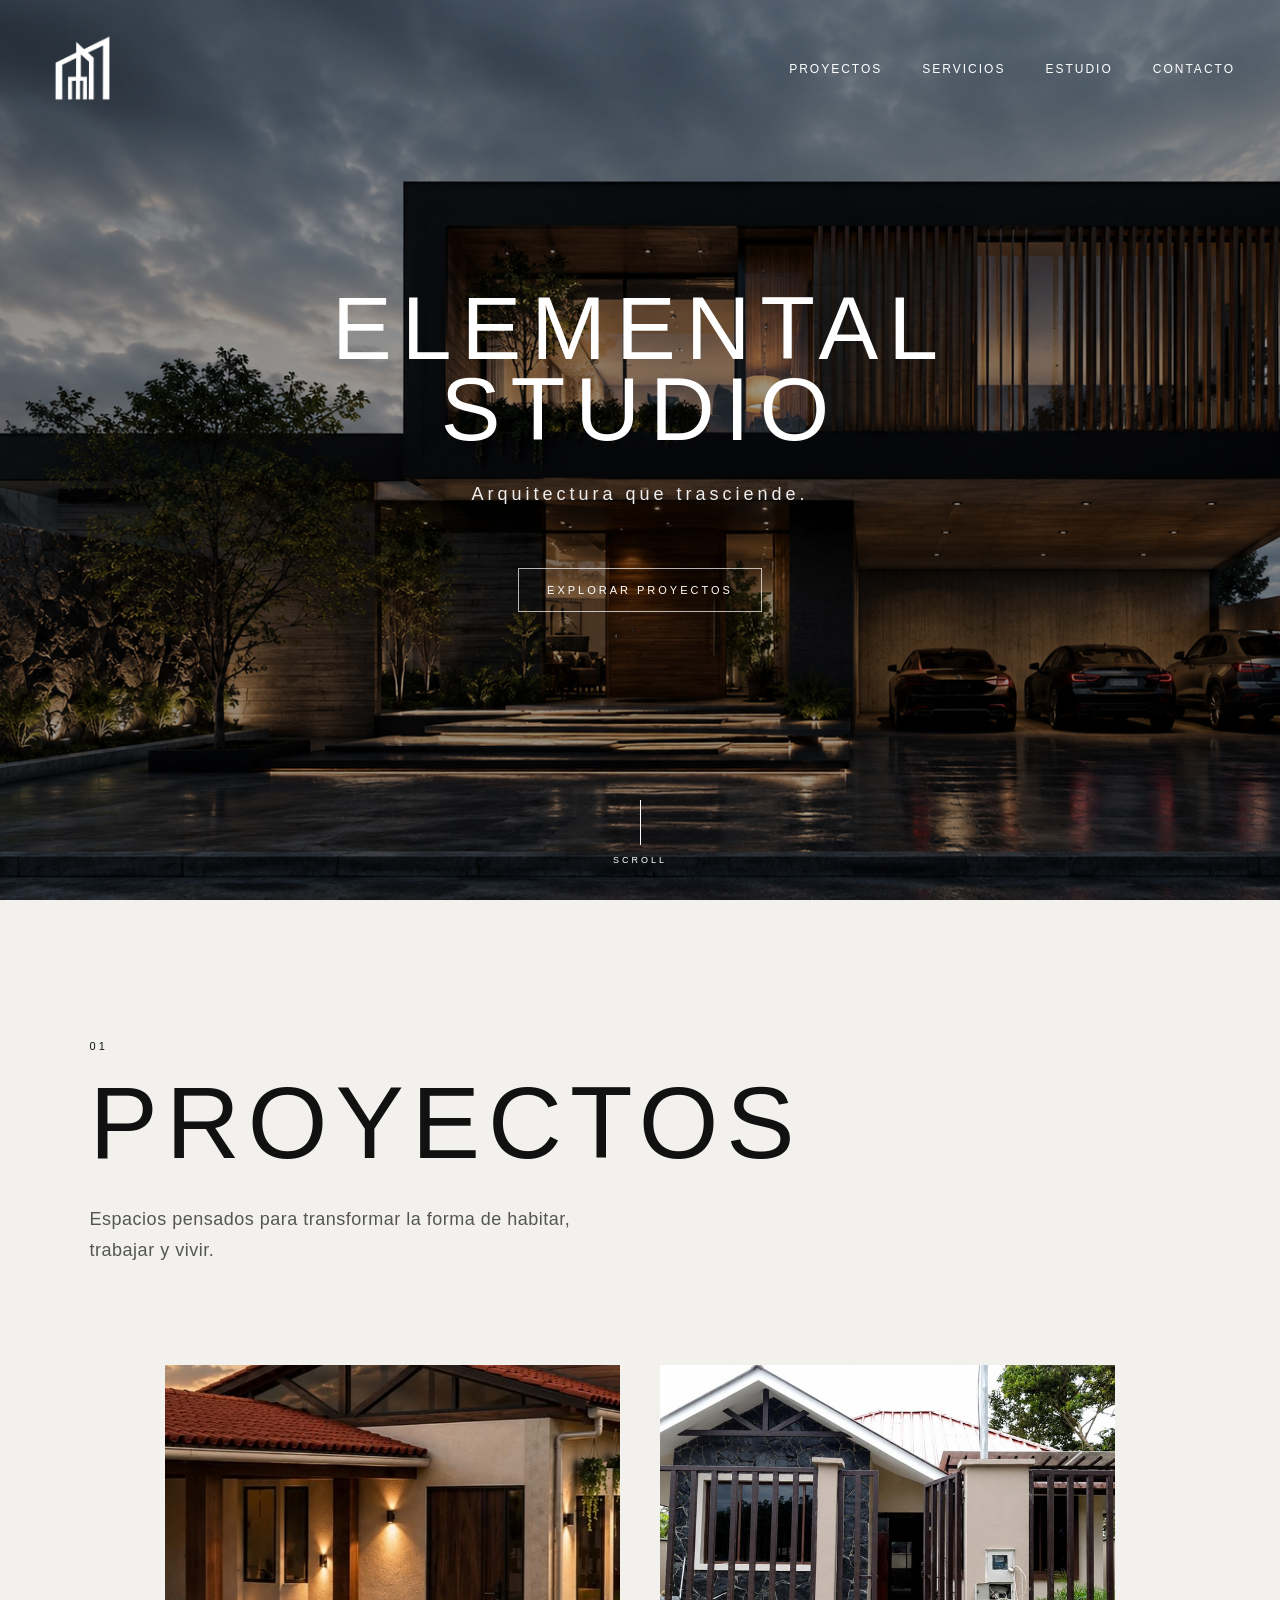
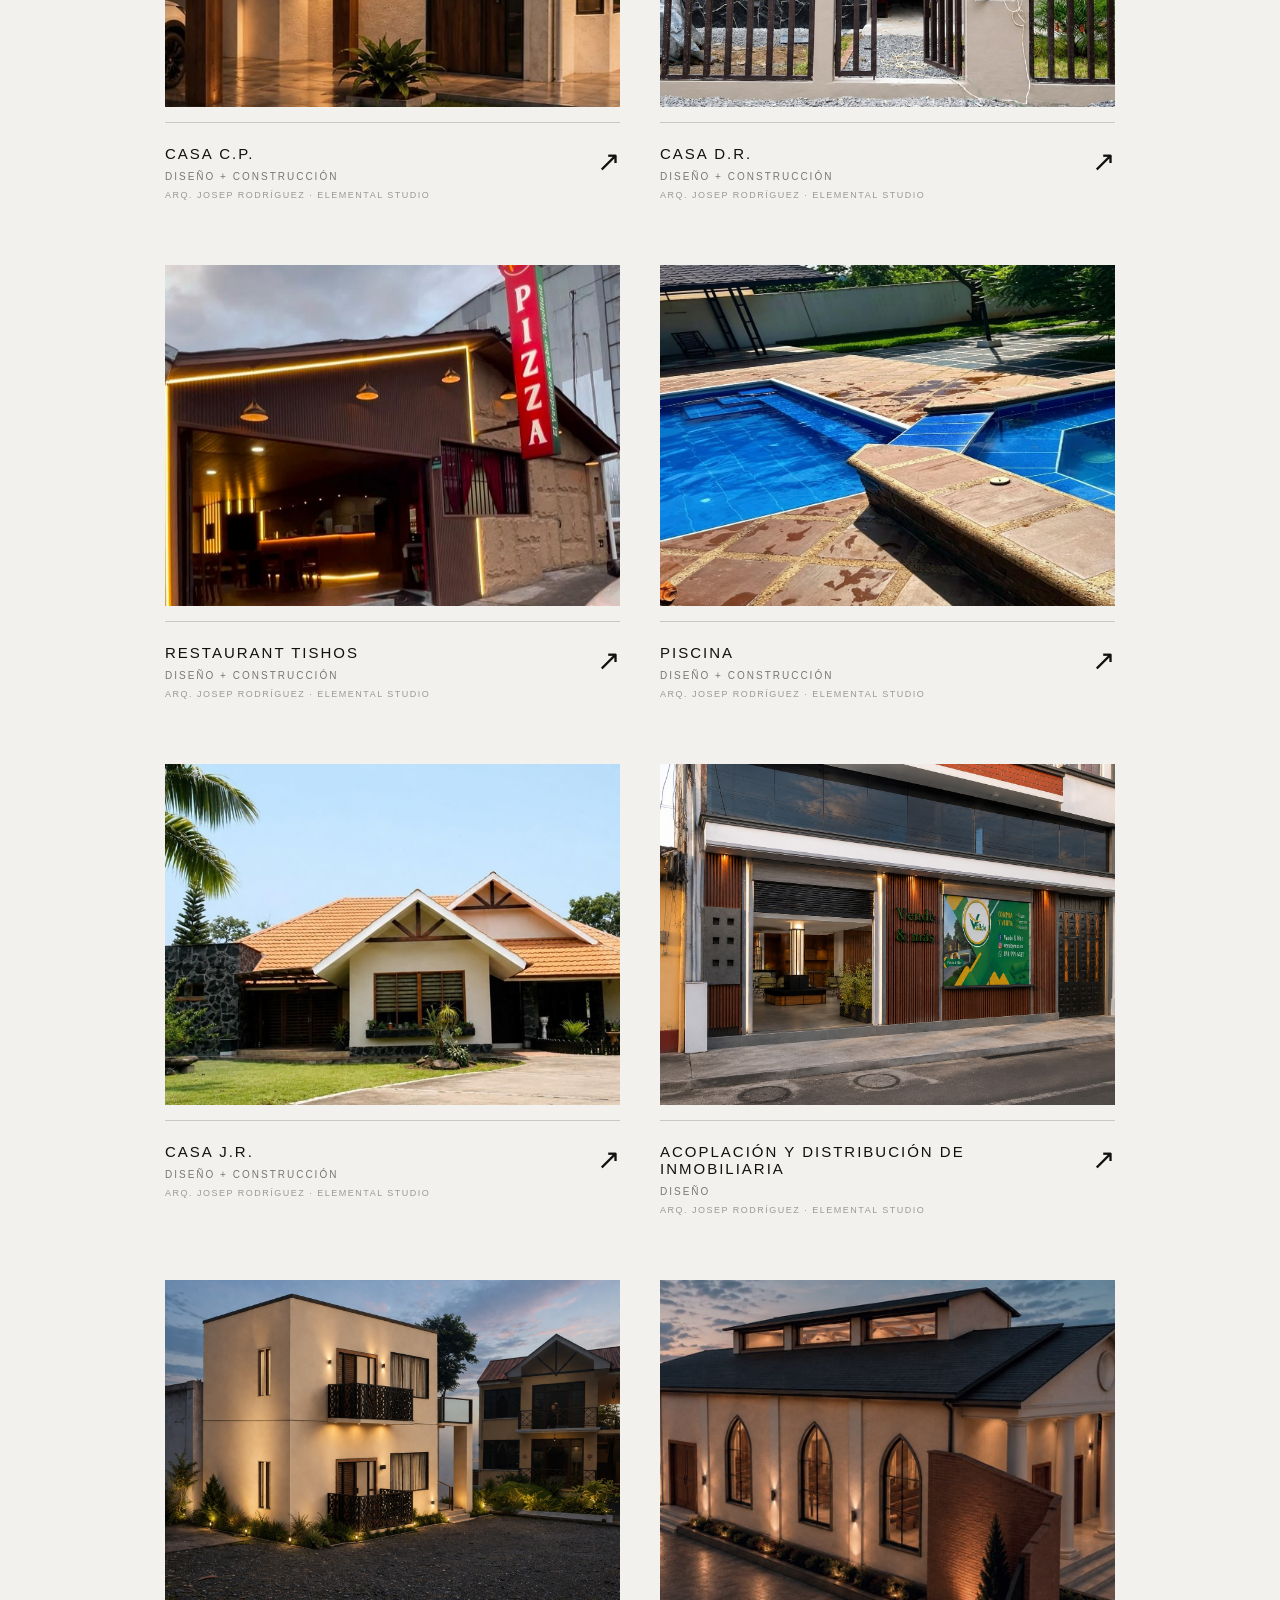
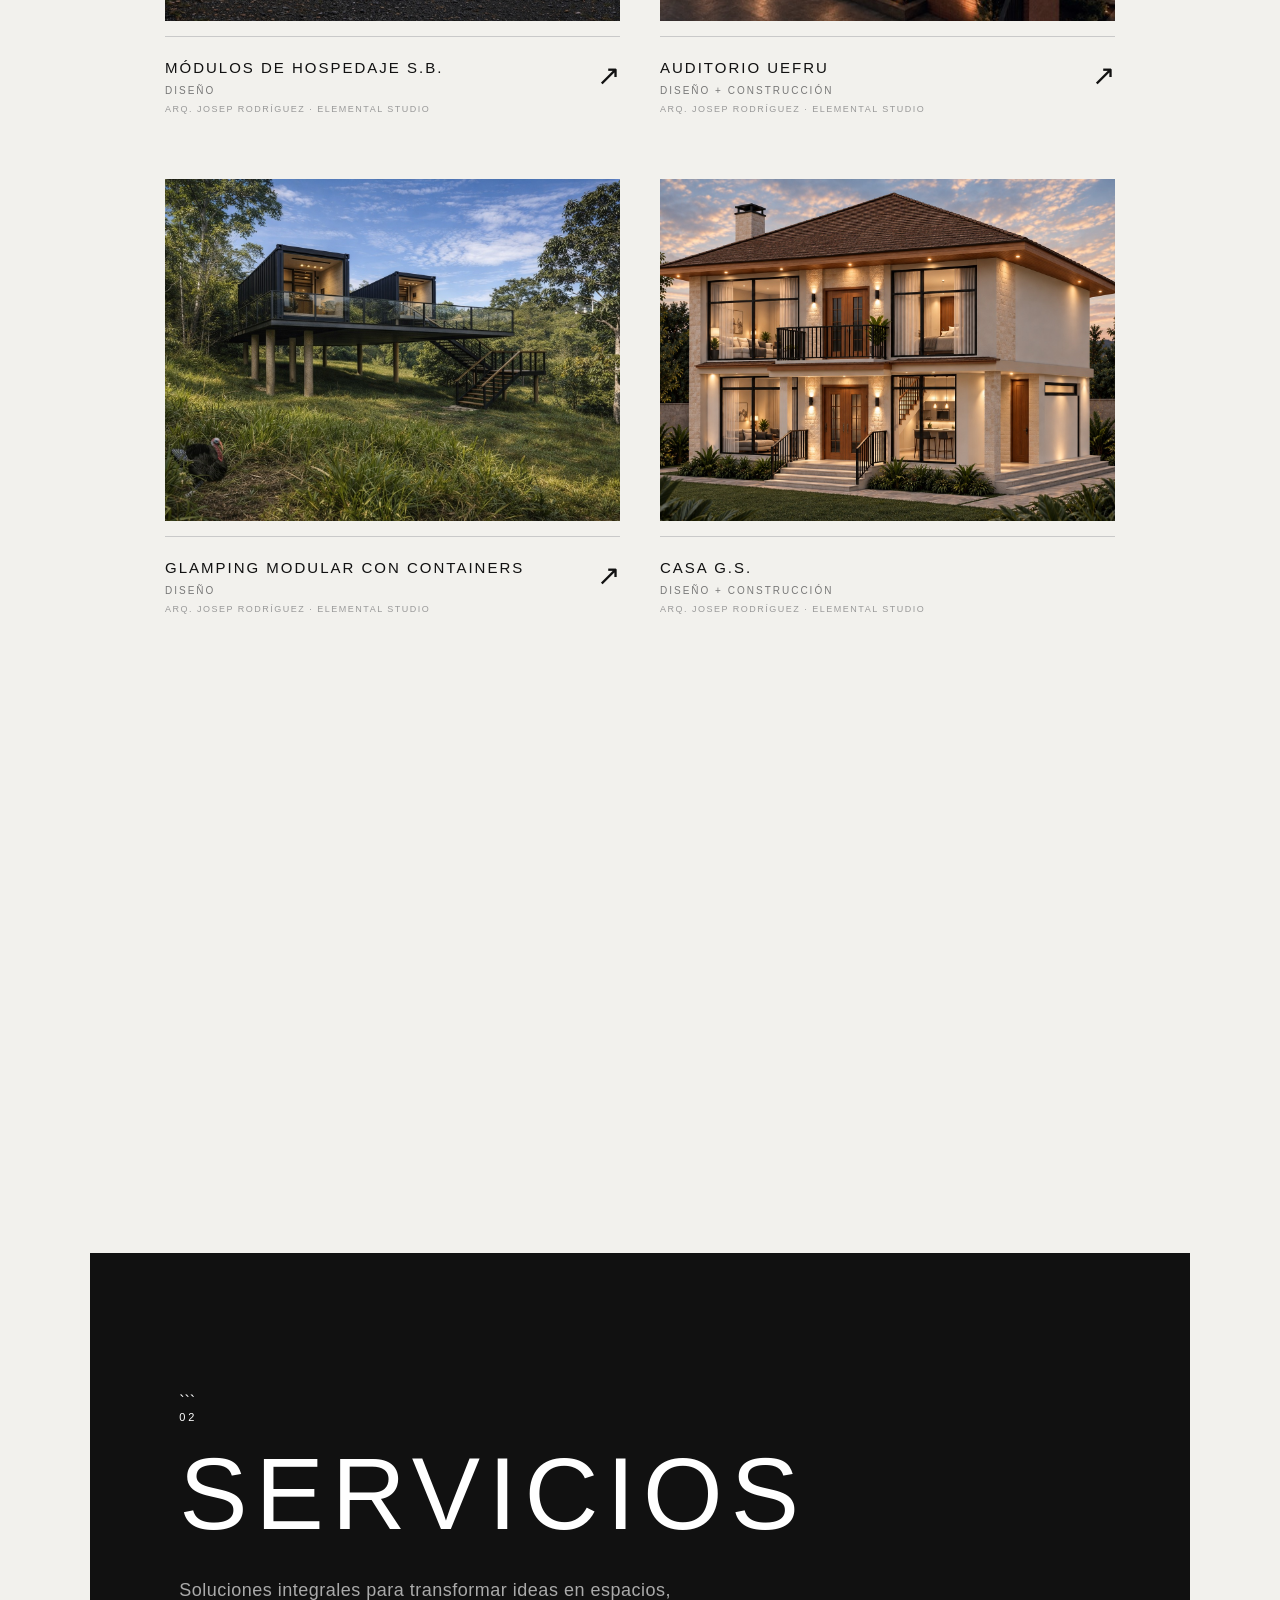
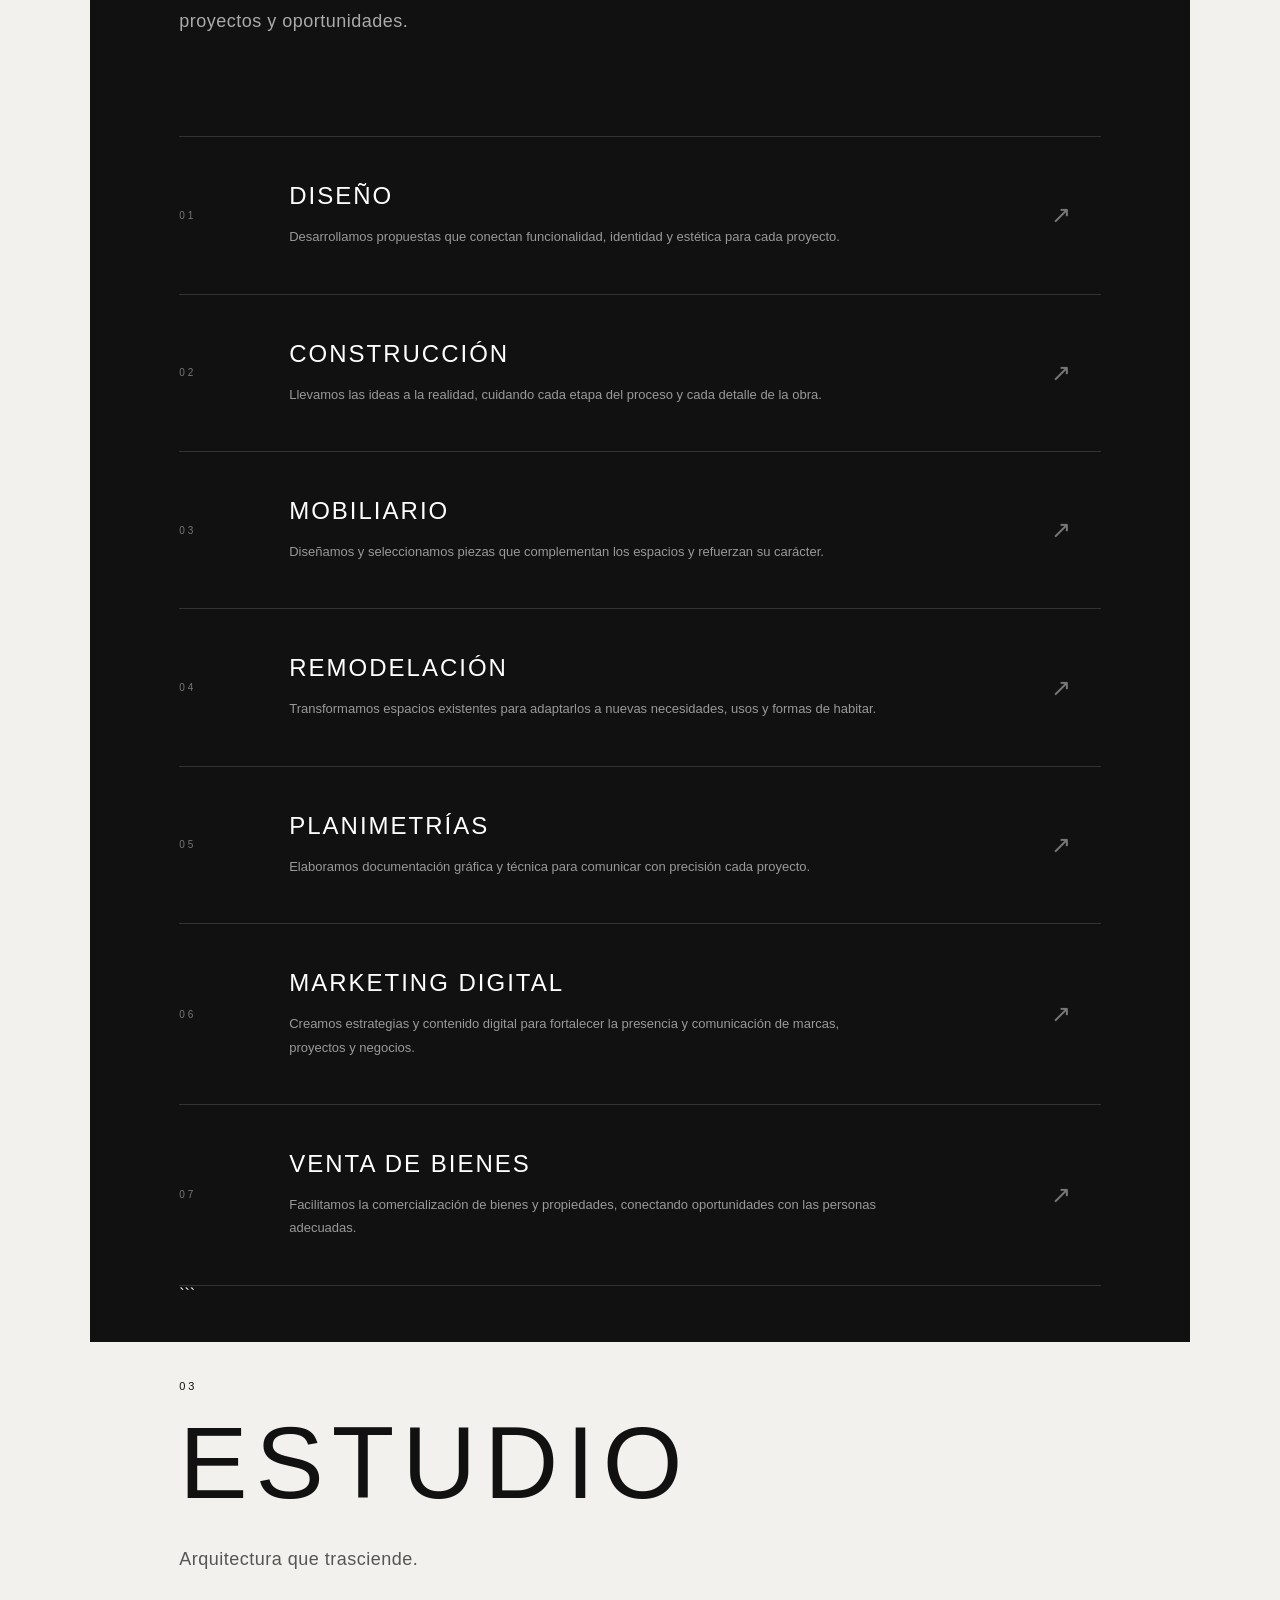
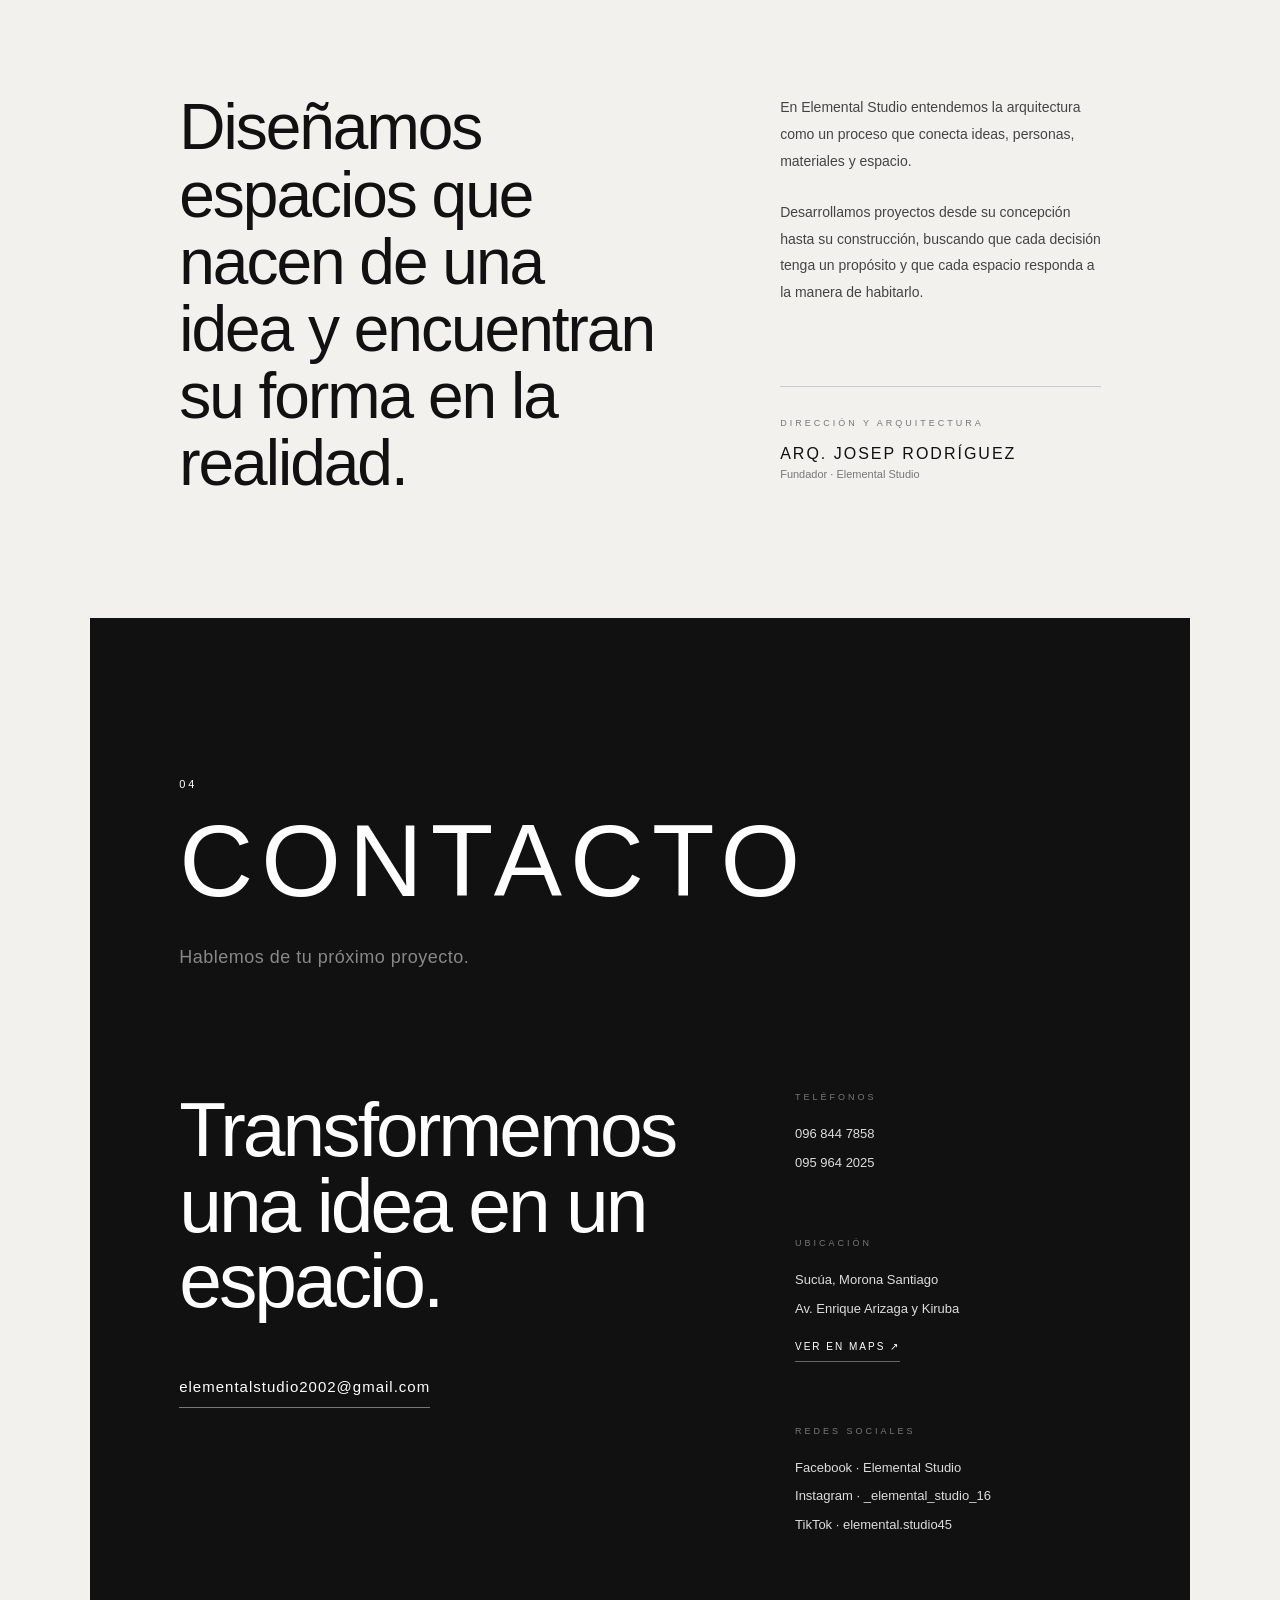
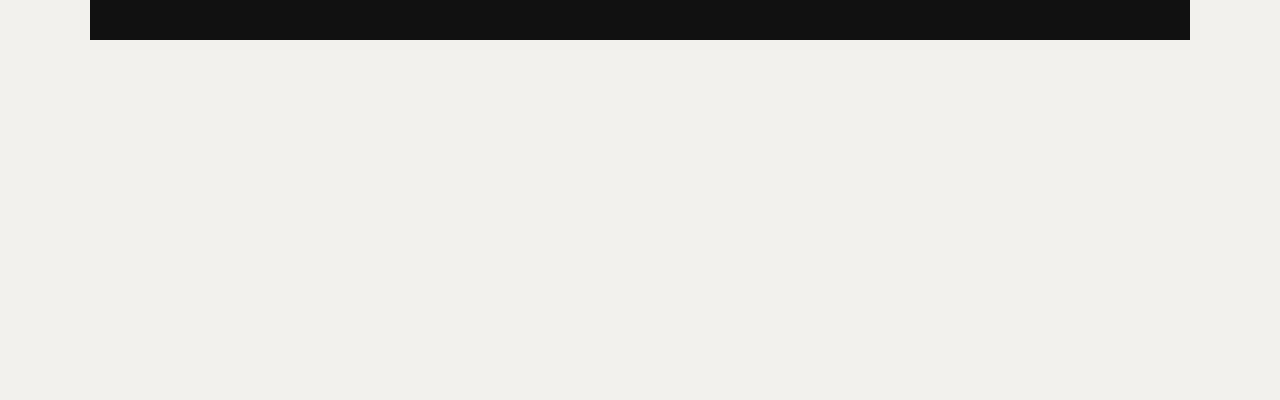
<file: index.html>
<!DOCTYPE html>
<html lang="es">

<head>
    <meta charset="UTF-8">
    <meta name="viewport" content="width=device-width, initial-scale=1.0">

    <title>Elemental Studio | Arquitectura</title>

    <link rel="stylesheet" href="styles.css">
</head>

<body>

    <!-- =========================
         HEADER
    ========================== -->

    <header>

        <img src="images/logo.png" alt="Elemental Studio Logo">

        <nav>
            <a href="#proyectos">PROYECTOS</a>
            <a href="#servicios">SERVICIOS</a>
            <a href="#estudio">ESTUDIO</a>
            <a href="#contacto">CONTACTO</a>
        </nav>

    </header>


    <!-- =========================
         HERO
    ========================== -->

    <main class="hero">

        <div class="hero-overlay"></div>

        <div class="hero-content">

            <h1>ELEMENTAL<br>STUDIO</h1>

            <p class="hero-subtitle">
                Arquitectura que trasciende.
            </p>

            <a href="#proyectos" class="hero-button">
                EXPLORAR PROYECTOS
            </a>

        </div>

        <div class="scroll-indicator">
            <span></span>
            SCROLL
        </div>

    </main>


    <!-- =========================
         PROYECTOS
    ========================== -->

    <section id="proyectos" class="projects-section">

        <div class="section-intro">

            <span class="section-number">01</span>

            <h2>PROYECTOS</h2>

            <p>
                Espacios pensados para transformar la forma
                de habitar, trabajar y vivir.
            </p>

        </div>


        <div class="projects-grid">


    <!-- =========================
         CASA C.P.
    ========================= -->

    <a href="casa-cp.html" class="project-link">

        <article class="project-card">

            <div class="project-image project-01">

                <img
                    src="images/casa-cp.01.png"
                    alt="Casa C.P. - Elemental Studio"
                >

                <span>01</span>

            </div>

            <div class="project-info">

                <div>

                    <h3>CASA C.P.</h3>

                    <p>DISEÑO + CONSTRUCCIÓN</p>

                    <span class="project-architect">
                        ARQ. JOSEP RODRÍGUEZ · ELEMENTAL STUDIO
                    </span>

                </div>

                <span class="project-arrow">↗</span>

            </div>

        </article>

    </a>



    <!-- =========================
         CASA D.R.
    ========================= -->

    <a href="casa-dr.html" class="project-link">

        <article class="project-card">

            <div class="project-image project-02">

                <img
                    src="images/casa-dr.01.png"
                    alt="Casa D.R. - Elemental Studio"
                >

                <span>02</span>

            </div>

            <div class="project-info">

                <div>

                    <h3>CASA D.R.</h3>

                    <p>DISEÑO + CONSTRUCCIÓN</p>

                    <span class="project-architect">
                        ARQ. JOSEP RODRÍGUEZ · ELEMENTAL STUDIO
                    </span>

                </div>

                <span class="project-arrow">↗</span>

            </div>

        </article>

    </a>



    <!-- =========================
     RESTAURANT TISHOS
========================= -->

<a href="restaurant-tishos.html" class="project-link">

    <article class="project-card">

        <div class="project-image project-03">

            <img
                src="images/restaurant-t.01.jpeg"
                alt="Restaurant Tishos - Elemental Studio"
            >

            <span>03</span>

        </div>


        <div class="project-info">

            <div>

                <h3>RESTAURANT TISHOS</h3>

                <p>
                    DISEÑO + CONSTRUCCIÓN
                </p>

                <span class="project-architect">
                    ARQ. JOSEP RODRÍGUEZ · ELEMENTAL STUDIO
                </span>

            </div>

            <span class="project-arrow">
                ↗
            </span>

        </div>

    </article>

</a>


<!-- =========================
     PISCINA
========================= -->

<a href="piscina.html" class="project-link">

    <article class="project-card">

        <div class="project-image project-04">

            <img
                src="images/piscina.01.jpg"
                alt="Piscina - Elemental Studio"
            >

            <span>04</span>

        </div>


        <div class="project-info">

            <div>

                <h3>PISCINA</h3>

                <p>
                    DISEÑO + CONSTRUCCIÓN
                </p>

                <span class="project-architect">
                    ARQ. JOSEP RODRÍGUEZ · ELEMENTAL STUDIO
                </span>

            </div>

            <span class="project-arrow">
                ↗
            </span>

        </div>

    </article>

</a>

<!-- =========================
     CASA J.R.
========================= -->

<a href="casa-jr.html" class="project-link">

    <article class="project-card">

        <div class="project-image project-05">

            <img
                src="images/casa-jr.01.png"
                alt="Casa J.R. - Elemental Studio"
            >

            <span>05</span>

        </div>

        <div class="project-info">

            <div>

                <h3>CASA J.R.</h3>

                <p>
                    DISEÑO + CONSTRUCCIÓN
                </p>

                <span class="project-architect">
                    ARQ. JOSEP RODRÍGUEZ · ELEMENTAL STUDIO
                </span>

            </div>

            <span class="project-arrow">
                ↗
            </span>

        </div>

    </article>

</a>

<!-- =========================
     PROYECTO 06
     ACOPLACIÓN Y DISTRIBUCIÓN DE INMOBILIARIA
========================= -->

<a href="inmobiliaria.html" class="project-link">

    <article class="project-card">

        <div class="project-image project-06">

            <img
                src="images/inmobiliaria.01.png"
                alt="Acoplación y Distribución de Inmobiliaria - Elemental Studio"
            >

            <span>06</span>

        </div>

        <div class="project-info">

            <div>

                <h3>
                    ACOPLACIÓN Y DISTRIBUCIÓN DE INMOBILIARIA
                </h3>

                <p>
                    DISEÑO
                </p>

                <span class="project-architect">
                    ARQ. JOSEP RODRÍGUEZ · ELEMENTAL STUDIO
                </span>

            </div>

            <span class="project-arrow">
                ↗
            </span>

        </div>

    </article>

</a>


<!-- =========================
     PROYECTO 07
     MÓDULOS DE HOSPEDAJE S.B.
========================= -->

<a href="modulos-sb.html" class="project-link">

    <article class="project-card">

        <div class="project-image project-07">

            <img
                src="images/sb.01.png"
                alt="Módulos de Hospedaje S.B. - Elemental Studio"
            >

            <span>07</span>

        </div>

        <div class="project-info">

            <div>

                <h3>
                    MÓDULOS DE HOSPEDAJE S.B.
                </h3>

                <p>
                    DISEÑO
                </p>

                <span class="project-architect">
                    ARQ. JOSEP RODRÍGUEZ · ELEMENTAL STUDIO
                </span>

            </div>

            <span class="project-arrow">
                ↗
            </span>

        </div>

    </article>

</a>


<!-- =========================
     PROYECTO 08
     AUDITORIO UEFRU
========================= -->

<a href="auditorio-uefru.html" class="project-link">

    <article class="project-card">

        <div class="project-image project-08">

            <img
                src="images/auditorio.01.png"
                alt="Auditorio UEFRU - Elemental Studio"
            >

            <span>08</span>

        </div>

        <div class="project-info">

            <div>

                <h3>
                    AUDITORIO UEFRU
                </h3>

                <p>
                    DISEÑO + CONSTRUCCIÓN
                </p>

                <span class="project-architect">
                    ARQ. JOSEP RODRÍGUEZ · ELEMENTAL STUDIO
                </span>

            </div>

            <span class="project-arrow">
                ↗
            </span>

        </div>

    </article>

</a>

<a href="glamping-modular.html" class="project-link">

    <article class="project-card">

        <div class="project-image project-09">

            <img
                src="images/modulos.01.png"
                alt="Glamping Modular con Containers - Elemental Studio"
            >

            <span>09</span>

        </div>

        <div class="project-info">

            <div>

                <h3>GLAMPING MODULAR CON CONTAINERS</h3>

                <p>
                    DISEÑO
                </p>

                <span class="project-architect">
                    ARQ. JOSEP RODRÍGUEZ · ELEMENTAL STUDIO
                </span>

            </div>

            <span class="project-arrow">
                ↗
            </span>

        </div>

    </article>

</a>

<!-- =========================
     PROYECTO 10
     CASA G.S.
========================= -->
<!-- CASA G.S. -->
<a href="casa-gs.html" class="project-card project-gs-card">

    <div class="project-image">
        <img src="images/casa-gs.01.png" alt="Casa G.S.">
    </div>

    <div class="project-info">

        <div>
            <h3>CASA G.S.</h3>

            <p>DISEÑO + CONSTRUCCIÓN</p>

            <span class="project-architect">
                ARQ. JOSEP RODRÍGUEZ · ELEMENTAL STUDIO
            </span>
        </div>

    </div>

</a>

<!-- =========================
     PROYECTO 11
     BODEGA MODULAR
========================= -->

<a href="bodega-modular.html" class="project-link">

    <article class="project-card">

        <div class="project-image project-11">

            <img
                src="images/bodega-modular.01.png"
                alt="Bodega Modular - Elemental Studio"
            >

            <span>11</span>

        </div>

        <div class="project-info">

            <div>

                <h3>BODEGA MODULAR</h3>

                <p>
                    DISEÑO
                </p>

                <span class="project-architect">
                    ARQ. JOSEP RODRÍGUEZ · ELEMENTAL STUDIO
                </span>

            </div>

            <span class="project-arrow">
                ↗
            </span>

        </div>

    </article>

</a>

</div>

<!-- =========================
     SERVICIOS
========================= -->

<section id="servicios" class="services-section">

```
<div class="section-intro">

    <span class="section-number">02</span>

    <h2>SERVICIOS</h2>

    <p>
        Soluciones integrales para transformar ideas
        en espacios, proyectos y oportunidades.
    </p>

</div>


<div class="services-list">


    <!-- 01 DISEÑO -->

    <div class="service-item">

        <span class="service-number">
            01
        </span>

        <div class="service-content">

            <h3>
                DISEÑO
            </h3>

            <p>
                Desarrollamos propuestas que conectan
                funcionalidad, identidad y estética
                para cada proyecto.
            </p>

        </div>

        <span class="service-arrow">
            ↗
        </span>

    </div>


    <!-- 02 CONSTRUCCIÓN -->

    <div class="service-item">

        <span class="service-number">
            02
        </span>

        <div class="service-content">

            <h3>
                CONSTRUCCIÓN
            </h3>

            <p>
                Llevamos las ideas a la realidad,
                cuidando cada etapa del proceso
                y cada detalle de la obra.
            </p>

        </div>

        <span class="service-arrow">
            ↗
        </span>

    </div>


    <!-- 03 MOBILIARIO -->

    <div class="service-item">

        <span class="service-number">
            03
        </span>

        <div class="service-content">

            <h3>
                MOBILIARIO
            </h3>

            <p>
                Diseñamos y seleccionamos piezas que
                complementan los espacios y refuerzan
                su carácter.
            </p>

        </div>

        <span class="service-arrow">
            ↗
        </span>

    </div>


    <!-- 04 REMODELACIÓN -->

    <div class="service-item">

        <span class="service-number">
            04
        </span>

        <div class="service-content">

            <h3>
                REMODELACIÓN
            </h3>

            <p>
                Transformamos espacios existentes para
                adaptarlos a nuevas necesidades, usos
                y formas de habitar.
            </p>

        </div>

        <span class="service-arrow">
            ↗
        </span>

    </div>


    <!-- 05 PLANIMETRÍAS -->

    <div class="service-item">

        <span class="service-number">
            05
        </span>

        <div class="service-content">

            <h3>
                PLANIMETRÍAS
            </h3>

            <p>
                Elaboramos documentación gráfica y técnica
                para comunicar con precisión cada proyecto.
            </p>

        </div>

        <span class="service-arrow">
            ↗
        </span>

    </div>


    <!-- 06 MARKETING DIGITAL -->

    <div class="service-item">

        <span class="service-number">
            06
        </span>

        <div class="service-content">

            <h3>
                MARKETING DIGITAL
            </h3>

            <p>
                Creamos estrategias y contenido digital
                para fortalecer la presencia y comunicación
                de marcas, proyectos y negocios.
            </p>

        </div>

        <span class="service-arrow">
            ↗
        </span>

    </div>


    <!-- 07 VENTA DE BIENES -->

    <div class="service-item">

        <span class="service-number">
            07
        </span>

        <div class="service-content">

            <h3>
                VENTA DE BIENES
            </h3>

            <p>
                Facilitamos la comercialización de bienes
                y propiedades, conectando oportunidades
                con las personas adecuadas.
            </p>

        </div>

        <span class="service-arrow">
            ↗
        </span>

    </div>


</div>
```

</section>

<!-- =========================
     ESTUDIO
========================= -->

<section id="estudio" class="studio-section">

    <div class="section-intro">

        <span class="section-number">03</span>

        <h2>ESTUDIO</h2>

        <p>
            Arquitectura que trasciende.
        </p>

    </div>


    <div class="studio-content">


        <div class="studio-statement">

            <h3>
                Diseñamos espacios que
                nacen de una idea y
                encuentran su forma
                en la realidad.
            </h3>

        </div>


        <div class="studio-text">

            <p>
                En Elemental Studio entendemos la arquitectura
                como un proceso que conecta ideas, personas,
                materiales y espacio.
            </p>

            <p>
                Desarrollamos proyectos desde su concepción
                hasta su construcción, buscando que cada
                decisión tenga un propósito y que cada espacio
                responda a la manera de habitarlo.
            </p>

            <div class="studio-architect">

                <span>
                    DIRECCIÓN Y ARQUITECTURA
                </span>

                <h4>
                    ARQ. JOSEP RODRÍGUEZ
                </h4>

                <p>
                    Fundador · Elemental Studio
                </p>

            </div>

        </div>

    </div>

</section>
<!-- =========================
     CONTACTO
========================= -->

<section id="contacto" class="contact-section">

    <div class="section-intro">

        <span class="section-number">04</span>

        <h2>CONTACTO</h2>

        <p>
            Hablemos de tu próximo proyecto.
        </p>

    </div>


    <div class="contact-content">


        <div class="contact-main">

            <h3>
                Transformemos una idea
                en un espacio.
            </h3>

            <a
                href="mailto:elementalstudio2002@gmail.com"
                class="contact-email"
            >
                elementalstudio2002@gmail.com
            </a>

        </div>


      <div class="contact-details">


    <div class="contact-item">

    <span>
        TELÉFONOS
    </span>

    <a
        href="https://wa.me/593968447858"
        target="_blank"
        rel="noopener noreferrer"
    >
        096 844 7858
    </a>

    <a
        href="https://wa.me/593959642025"
        target="_blank"
        rel="noopener noreferrer"
    >
        095 964 2025
    </a>

</div>


    <div class="contact-item">

        <span>
            UBICACIÓN
        </span>

        <p>
            Sucúa, Morona Santiago
        </p>

        <p>
            Av. Enrique Arizaga y Kiruba
        </p>

        <a
            href="https://www.google.com/maps/place/ELEMENTAL+STUDIO/@-2.4575912,-78.1735665,17z/data=!3m1!4b1!4m6!3m5!1s0x91cdf700184efa7b:0xe6f39aba68d534dd!8m2!3d-2.4575912!4d-78.1735665!16s%2Fg%2F11yzpf5fbm?entry=ttu&g_ep=EgoyMDI2MDgxNy4wIKXMDSoASAFQAw%3D%3D"
            target="_blank"
            rel="noopener noreferrer"
            class="maps-link"
        >
            VER EN MAPS ↗
        </a>

    </div>


    <div class="contact-item">

        <span>
            REDES SOCIALES
        </span>

        <!-- FACEBOOK SIN ENLACE -->

        <p>
            Facebook · Elemental Studio
        </p>

        <!-- INSTAGRAM -->

        <a
            href="https://www.instagram.com/_elemental_studio_16/"
            target="_blank"
            rel="noopener noreferrer"
        >
            Instagram · _elemental_studio_16
        </a>

        <!-- TIKTOK -->

        <a
            href="https://www.tiktok.com/@elemental.studio45"
            target="_blank"
            rel="noopener noreferrer"
        >
            TikTok · elemental.studio45
        </a>

    </div>


</div>  


        </div>

    </div>

</section>


<script>

    /* =========================
       HEADER AL HACER SCROLL
    ========================= */

    const header = document.querySelector("header");

    window.addEventListener("scroll", () => {

        if (window.scrollY > 80) {

            header.classList.add("scrolled");

        } else {

            header.classList.remove("scrolled");

        }

    });


    /* =========================
       ANIMACIONES AL HACER SCROLL
    ========================= */

    const revealElements = document.querySelectorAll(
        ".section-intro, .project-card, .service-item, .studio-content, .contact-content"
    );

    const revealObserver = new IntersectionObserver(
        (entries) => {

            entries.forEach((entry) => {

                if (entry.isIntersecting) {

                    entry.target.classList.add("visible");

                }

            });

        },
        {
            threshold: 0.15
        }
    );


    revealElements.forEach((element) => {

        element.classList.add("reveal");

        revealObserver.observe(element);

    });

</script>


</body>

</html>
</file>
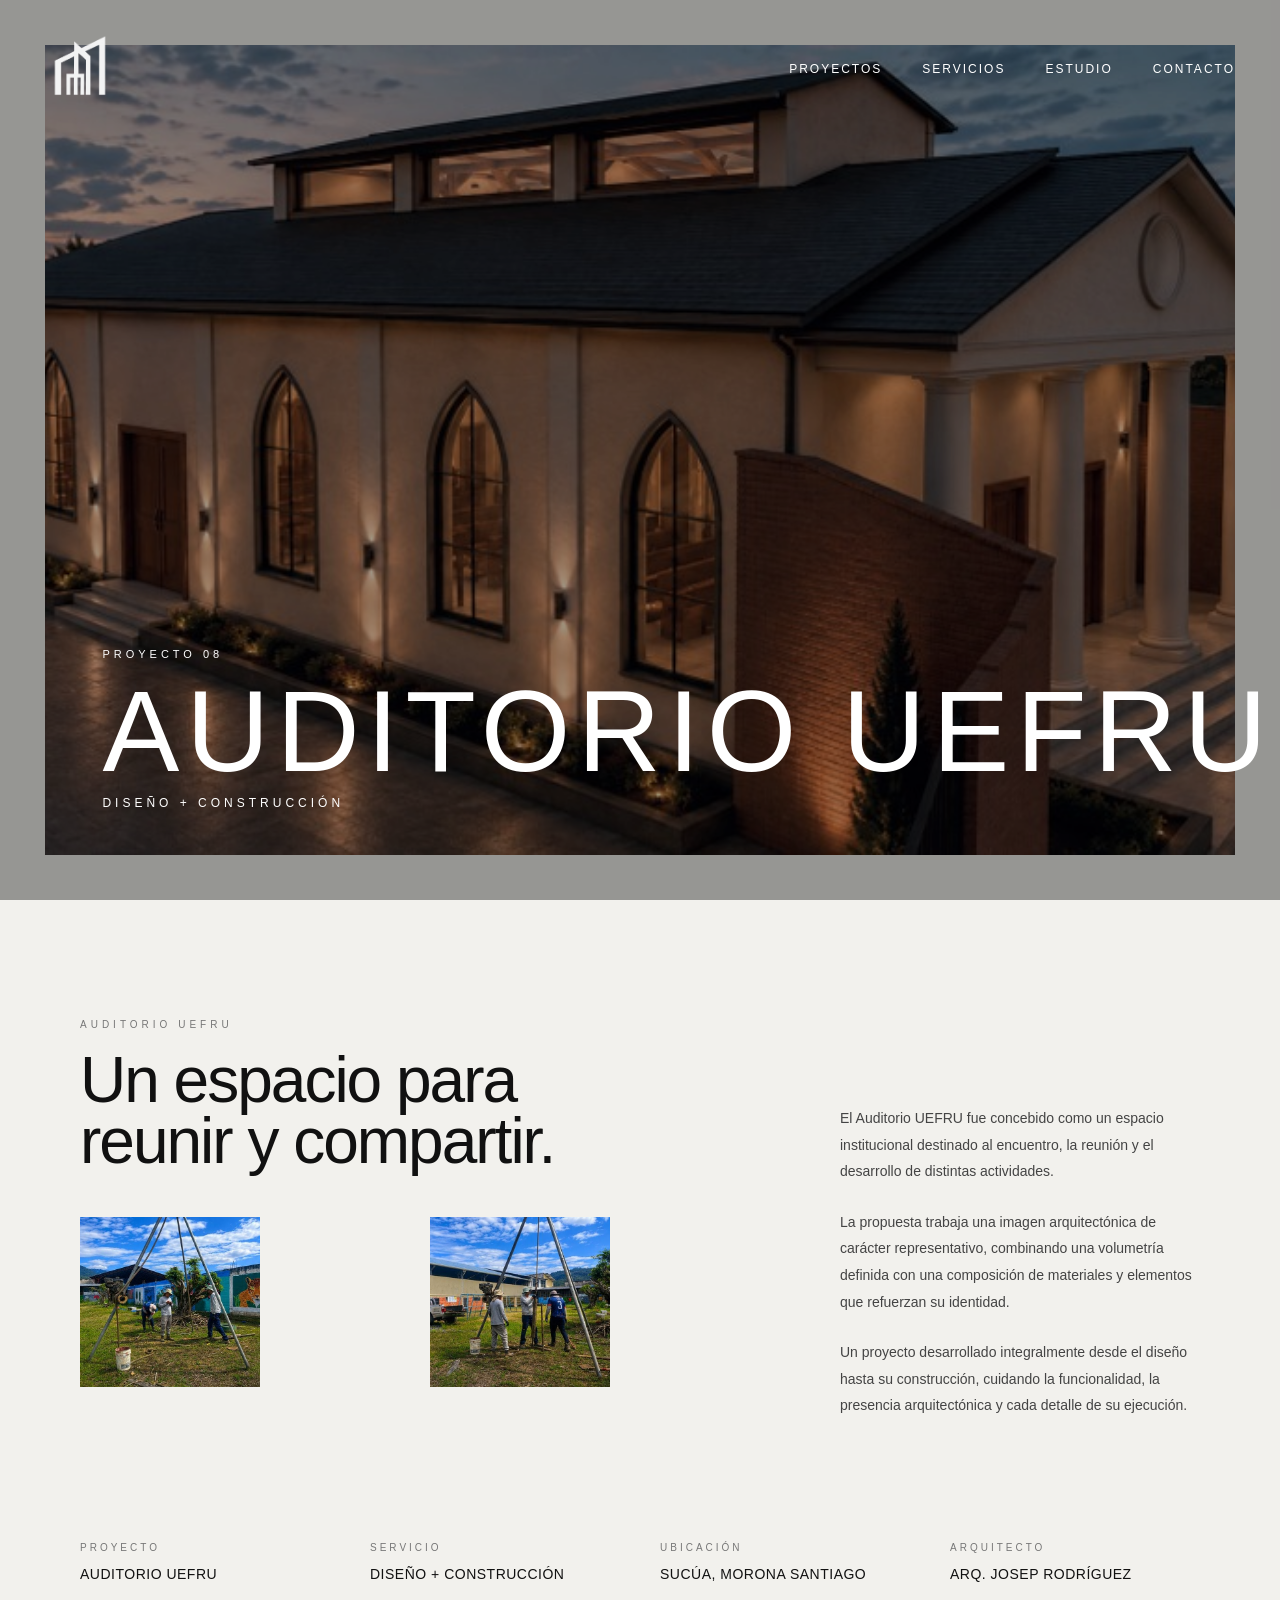
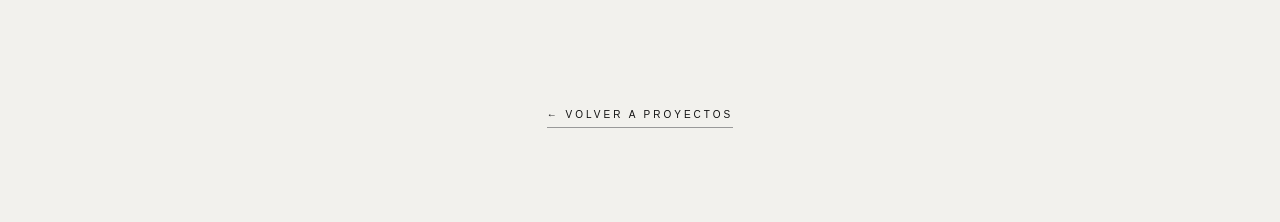
<file: auditorio-uefru.html>
<!DOCTYPE html>
<html lang="es">

<head>

    <meta charset="UTF-8">
    <meta name="viewport" content="width=device-width, initial-scale=1.0">

    <title>Auditorio UEFRU | Elemental Studio</title>

    <link rel="stylesheet" href="styles.css">

</head>


<body class="project-page auditorio-page">


    <header class="project-header">

        <a href="index.html" class="project-logo">

            <img
                src="images/logo.png"
                alt="Elemental Studio"
            >

        </a>

        <nav>

            <a href="index.html#proyectos">PROYECTOS</a>
            <a href="index.html#servicios">SERVICIOS</a>
            <a href="index.html#estudio">ESTUDIO</a>
            <a href="index.html#contacto">CONTACTO</a>

        </nav>

    </header>


    <main class="project-page">


        <section class="project-hero">

            <img
                src="images/auditorio.01.png"
                alt="Auditorio UEFRU"
            >

            <div class="project-hero-overlay"></div>

            <div class="project-hero-content">

                <span>PROYECTO 08</span>

                <h1>
                    AUDITORIO UEFRU
                </h1>

                <p>
                    DISEÑO + CONSTRUCCIÓN
                </p>

            </div>

        </section>


        <section class="project-description auditorio-description">


            <div class="auditorio-left">

                <div class="project-description-title">

                    <span>
                        AUDITORIO UEFRU
                    </span>

                    <h2>
                        Un espacio para<br>
                        reunir y compartir.
                    </h2>

                </div>


                <div class="auditorio-gallery">

                    <div class="gallery-image">
                        <img src="images/auditorio.02.png" alt="Auditorio UEFRU - Fotografía 02">
                    </div>

                    <div class="gallery-image">
                        <img src="images/auditorio.03.png" alt="Auditorio UEFRU - Fotografía 03">
                    </div>

                </div>

            </div>


            <div class="project-description-text">

                <p>
                    El Auditorio UEFRU fue concebido como un espacio
                    institucional destinado al encuentro, la reunión
                    y el desarrollo de distintas actividades.
                </p>

                <p>
                    La propuesta trabaja una imagen arquitectónica
                    de carácter representativo, combinando una
                    volumetría definida con una composición de
                    materiales y elementos que refuerzan su identidad.
                </p>

                <p>
                    Un proyecto desarrollado integralmente desde
                    el diseño hasta su construcción, cuidando la
                    funcionalidad, la presencia arquitectónica y
                    cada detalle de su ejecución.
                </p>

            </div>

        </section>


        <section class="project-details">

            <div>
                <span>PROYECTO</span>
                <strong>AUDITORIO UEFRU</strong>
            </div>

            <div>
                <span>SERVICIO</span>
                <strong>DISEÑO + CONSTRUCCIÓN</strong>
            </div>

            <div>
                <span>UBICACIÓN</span>
                <strong>SUCÚA, MORONA SANTIAGO</strong>
            </div>

            <div>
                <span>ARQUITECTO</span>
                <strong>ARQ. JOSEP RODRÍGUEZ</strong>
            </div>

        </section>


        <section class="project-back">

            <a href="index.html#proyectos">
                ← VOLVER A PROYECTOS
            </a>

        </section>


    </main>


</body>

</html>
</file>
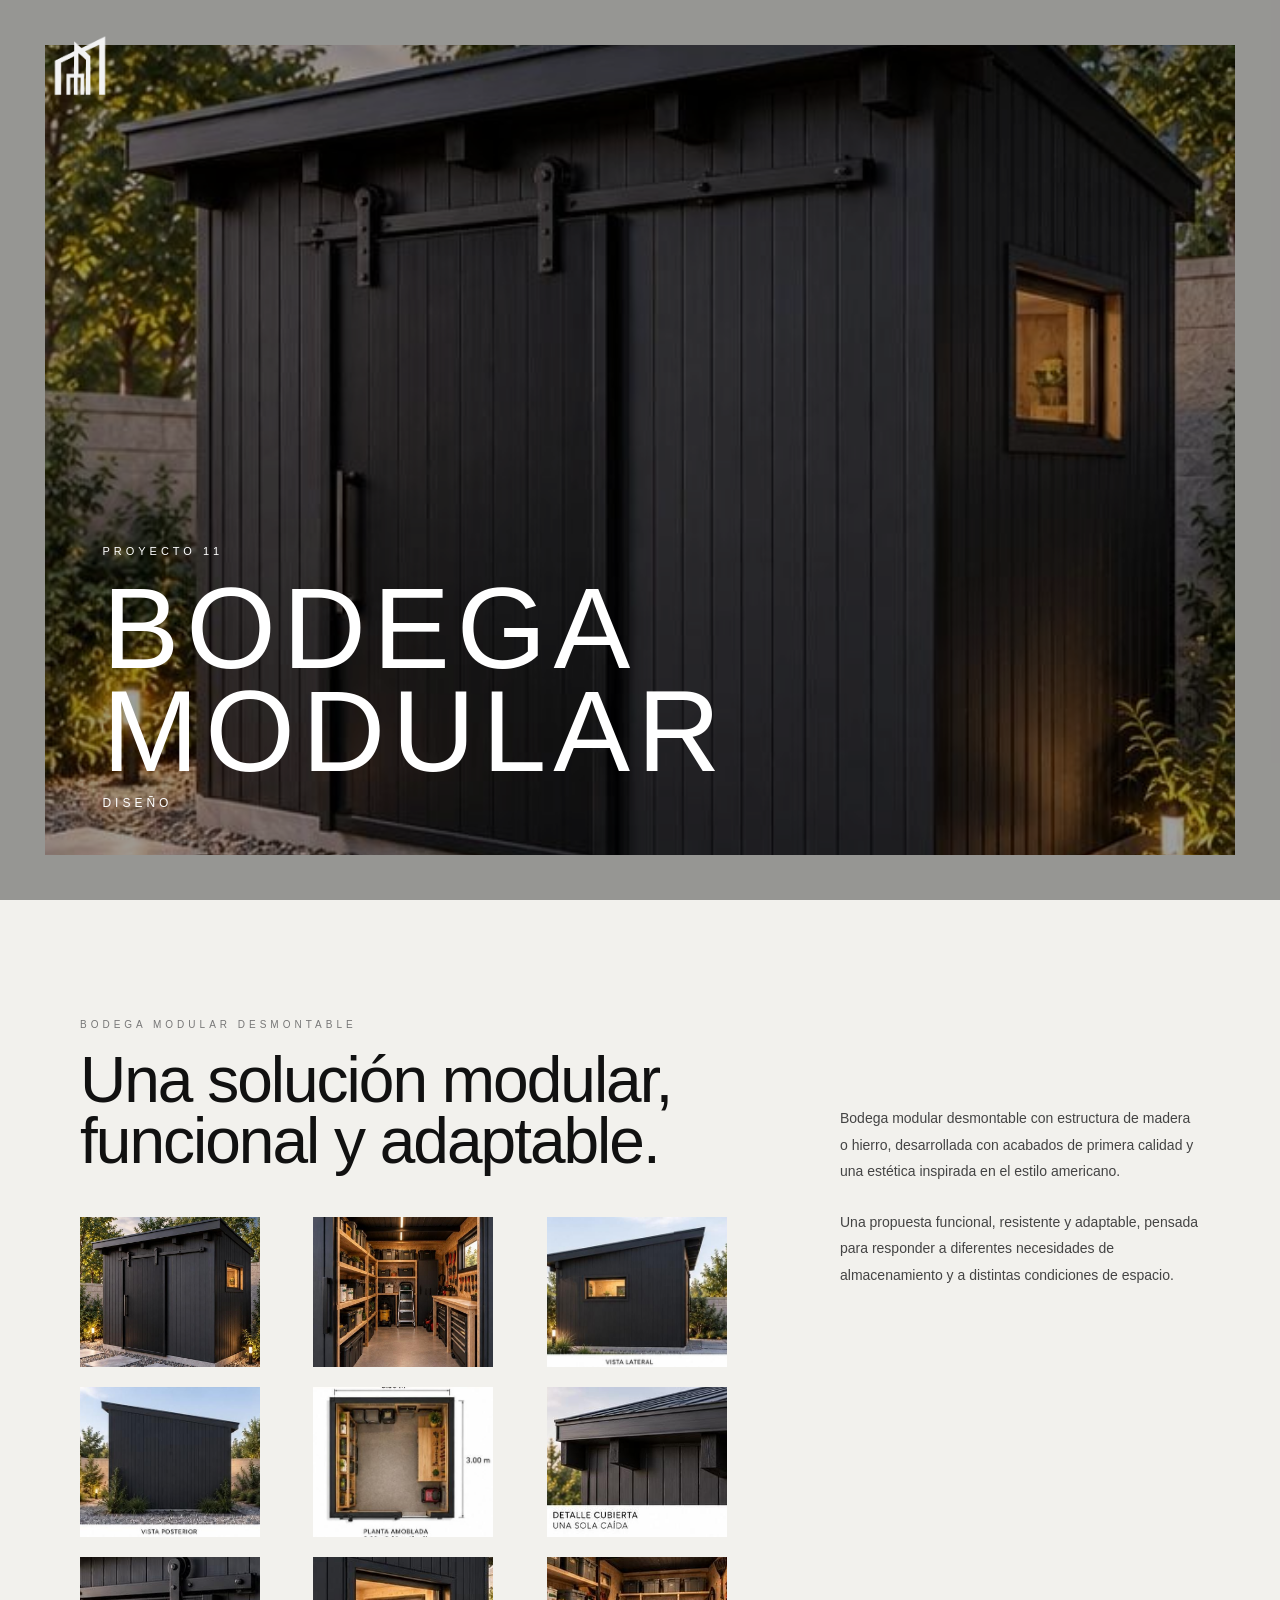
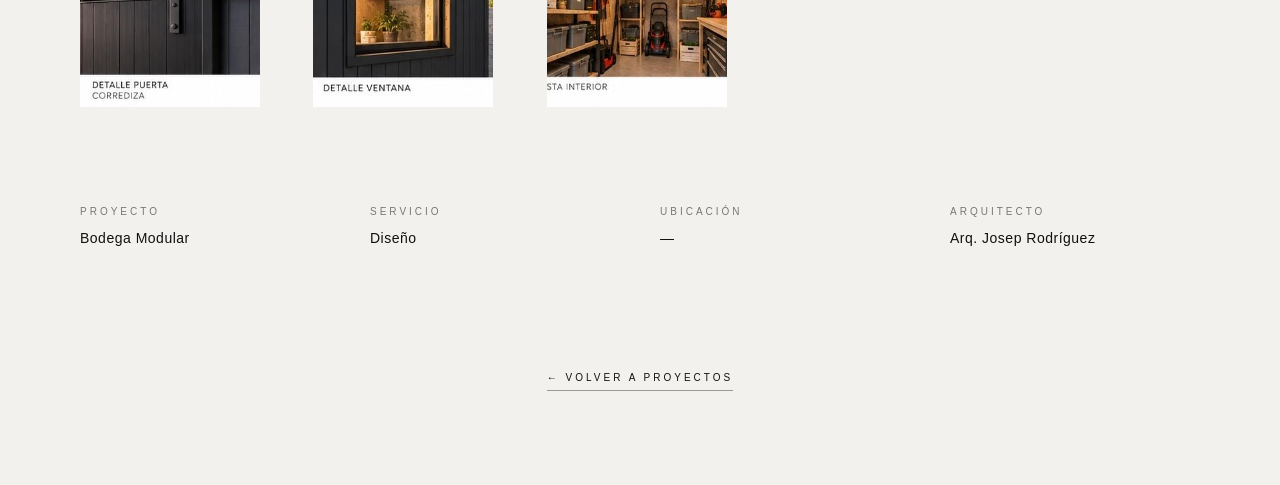
<file: bodega-modular.html>
<!DOCTYPE html>
<html lang="es">

<head>
    <meta charset="UTF-8">
    <meta name="viewport" content="width=device-width, initial-scale=1.0">

    <title>Bodega Modular | Elemental Studio</title>

    <link rel="stylesheet" href="styles.css">
</head>

<body class="project-page bodega-page">

    <!-- HEADER -->
    <header class="project-header">

        <a href="index.html" class="project-logo">
            <img src="images/logo.png" alt="Elemental Studio">
        </a>

    </header>


    <!-- HERO -->
    <section class="project-hero">

        <img
            src="images/bodega-modular.01.png"
            alt="Bodega Modular">

        <div class="project-hero-overlay"></div>

        <div class="project-hero-content">

            <span>PROYECTO 11</span>

            <h1>BODEGA MODULAR</h1>

            <p>DISEÑO</p>

        </div>

    </section>


    <!-- DESCRIPCIÓN -->
    <section class="bodega-description">

        <!-- COLUMNA IZQUIERDA -->
        <div class="bodega-left">

            <div class="project-description-title">

                <span>BODEGA MODULAR DESMONTABLE</span>

                <h2>
                    Una solución modular, funcional y adaptable.
                </h2>

            </div>


            <!-- GALERÍA -->
            <div class="bodega-gallery">

                <div class="gallery-image">
                    <img
                        src="images/bodega-modular.01.png"
                        alt="Bodega Modular">
                </div>

                <div class="gallery-image">
                    <img
                        src="images/bodega-modular.02.png"
                        alt="Bodega Modular">
                </div>

                <div class="gallery-image">
                    <img
                        src="images/bodega-modular.03.png"
                        alt="Bodega Modular">
                </div>

                <div class="gallery-image">
                    <img
                        src="images/bodega-modular.04.png"
                        alt="Bodega Modular">
                </div>

                <div class="gallery-image">
                    <img
                        src="images/bodega-modular.05.png"
                        alt="Bodega Modular">
                </div>

                <div class="gallery-image">
                    <img
                        src="images/bodega-modular.06.png"
                        alt="Bodega Modular">
                </div>

                <div class="gallery-image">
                    <img
                        src="images/bodega-modular.07.png"
                        alt="Bodega Modular">
                </div>

                <div class="gallery-image">
                    <img
                        src="images/bodega-modular.08.png"
                        alt="Bodega Modular">
                </div>

                <div class="gallery-image">
                    <img
                        src="images/bodega-modular.09.png"
                        alt="Bodega Modular">
                </div>

            </div>

        </div>


        <!-- TEXTO -->
        <div class="project-description-text">

            <p>
                Bodega modular desmontable con estructura de madera o hierro,
                desarrollada con acabados de primera calidad y una estética
                inspirada en el estilo americano.
            </p>

            <p>
                Una propuesta funcional, resistente y adaptable, pensada para
                responder a diferentes necesidades de almacenamiento y a
                distintas condiciones de espacio.
            </p>

        </div>

    </section>


    <!-- DATOS DEL PROYECTO -->
    <section class="project-details bodega-details">

        <div>
            <span>PROYECTO</span>
            <strong>Bodega Modular</strong>
        </div>

        <div>
            <span>SERVICIO</span>
            <strong>Diseño</strong>
        </div>

        <div>
            <span>UBICACIÓN</span>
            <strong>—</strong>
        </div>

        <div>
            <span>ARQUITECTO</span>
            <strong>Arq. Josep Rodríguez</strong>
        </div>

    </section>


    <!-- VOLVER -->
    <section class="project-back">

        <a href="index.html">
            ← VOLVER A PROYECTOS
        </a>

    </section>

</body>
</html>
</file>
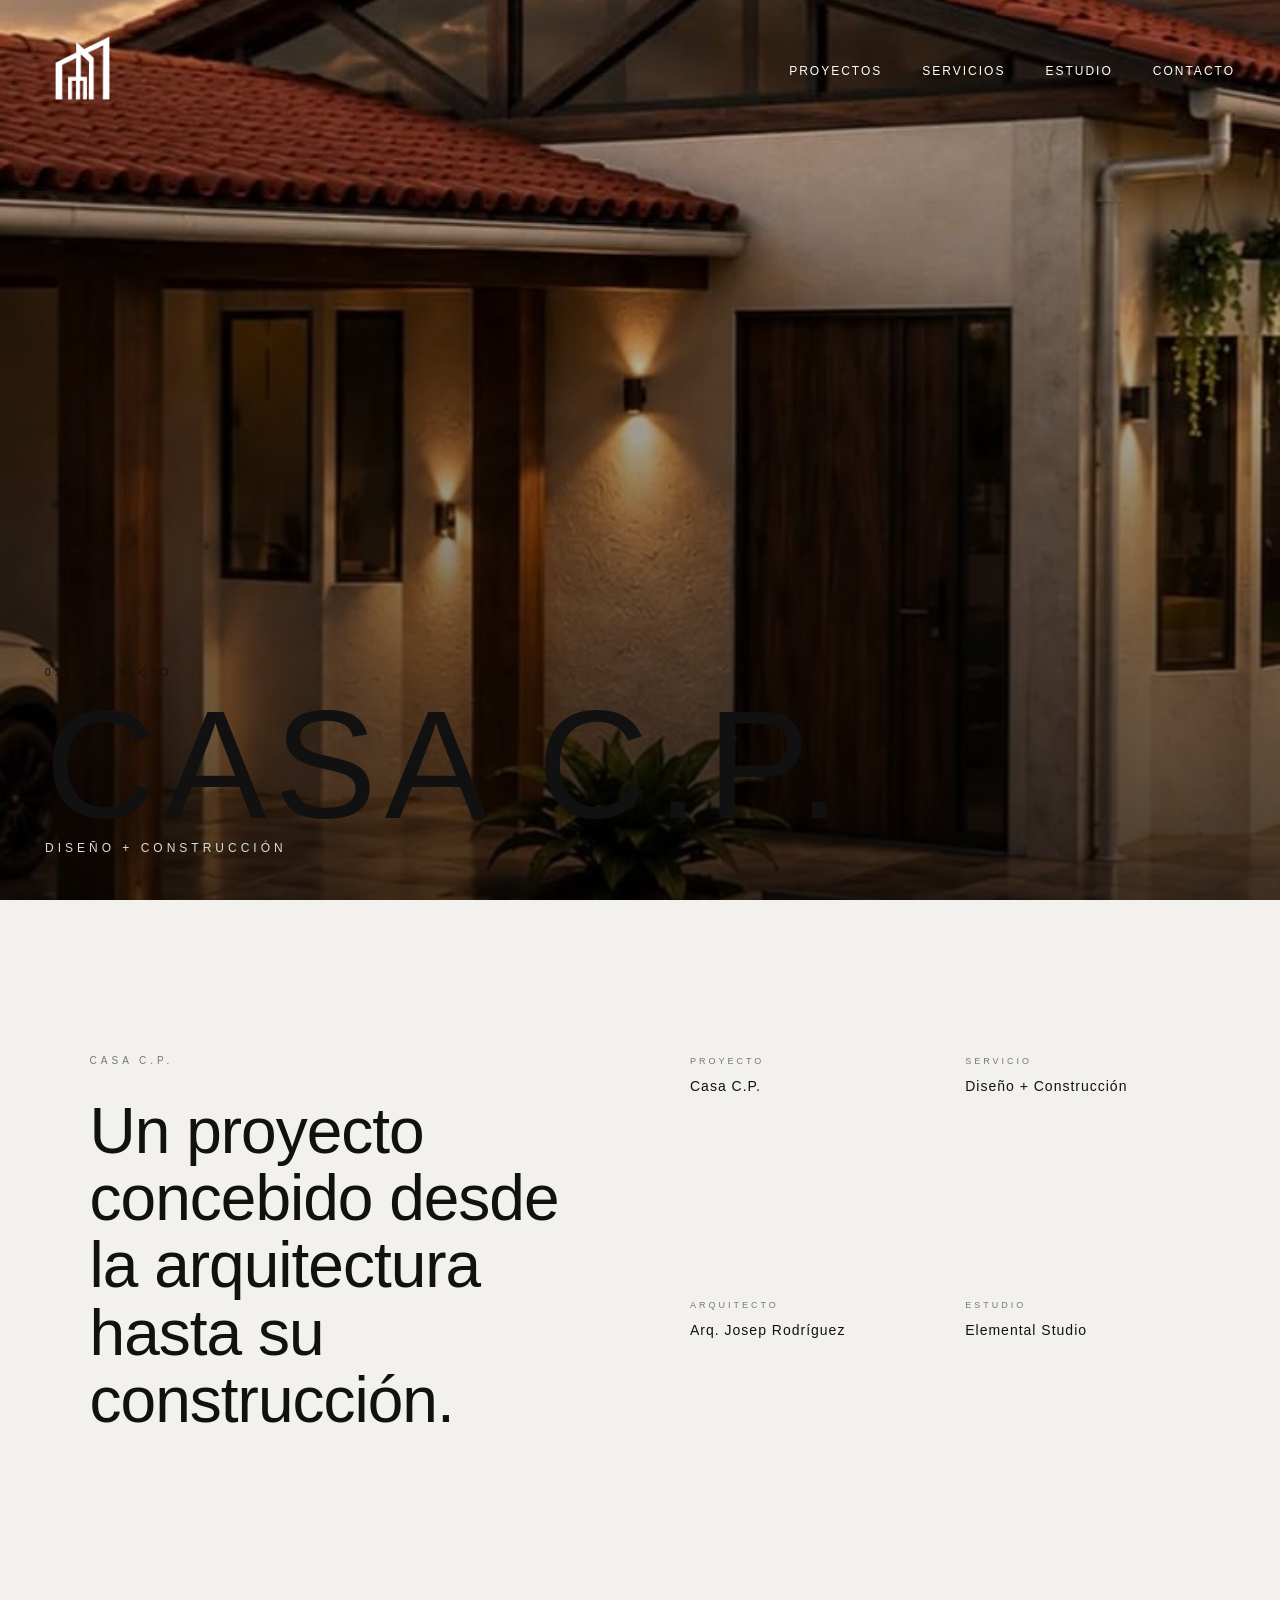
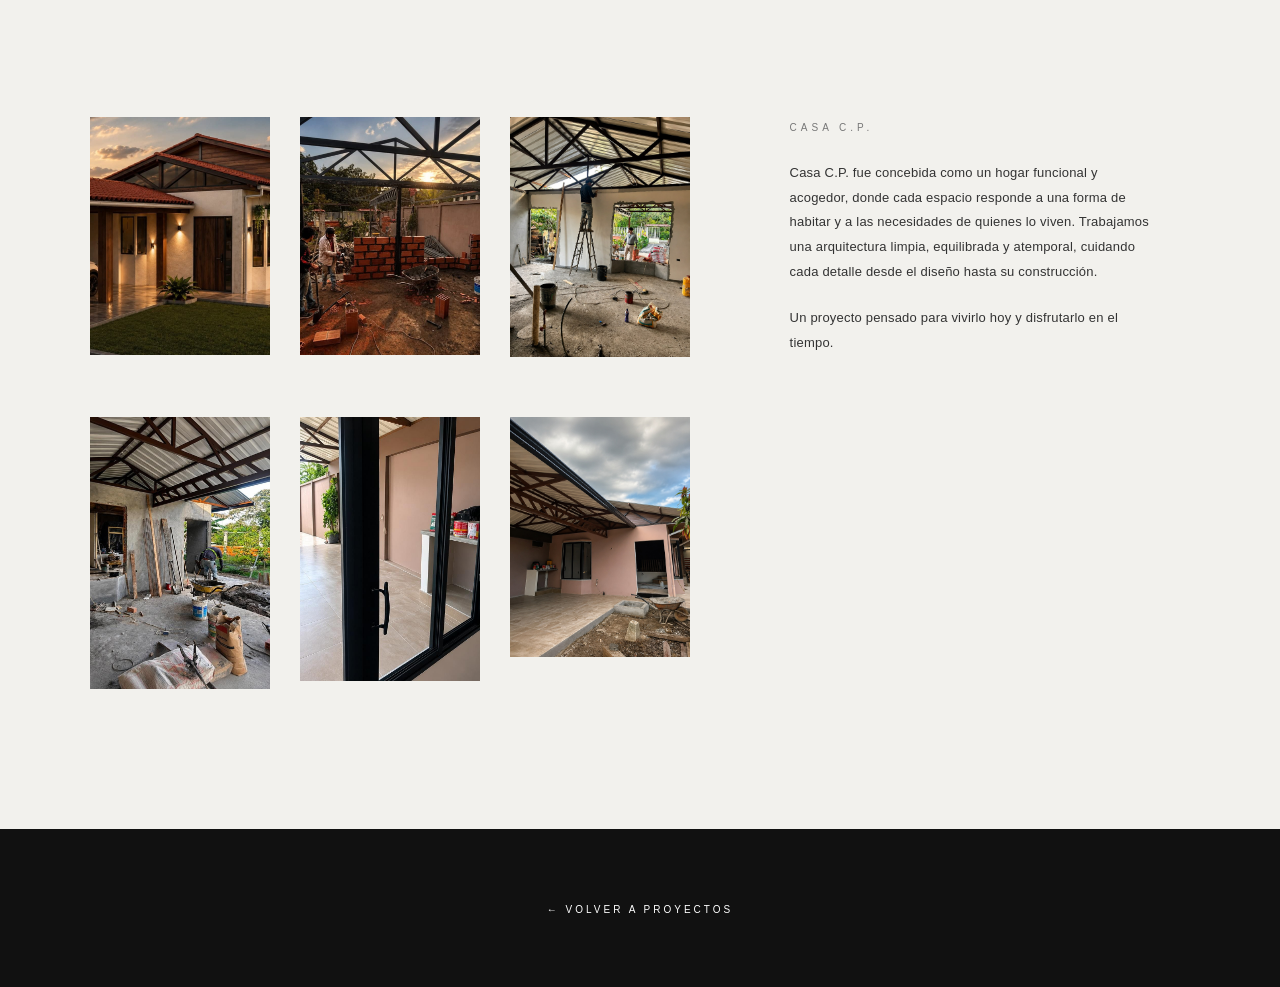
<file: casa-cp.html>
<!DOCTYPE html>
<html lang="es">

<head>

    <meta charset="UTF-8">

    <meta name="viewport" content="width=device-width, initial-scale=1.0">

    <title>Casa C.P. | Elemental Studio</title>

    <link rel="stylesheet" href="styles.css">

</head>


<body class="project-page">


    <!-- HEADER -->

    <header>

        <a href="index.html" class="back-logo">

            <img
                src="images/logo.png"
                alt="Elemental Studio"
            >

        </a>


        <nav>

            <a href="index.html#proyectos">
                PROYECTOS
            </a>

            <a href="index.html#servicios">
                SERVICIOS
            </a>

            <a href="index.html#estudio">
                ESTUDIO
            </a>

            <a href="index.html#contacto">
                CONTACTO
            </a>

        </nav>

    </header>


    <!-- HERO DEL PROYECTO -->

    <main>


        <section class="project-hero">

            <div class="project-hero-image">

                <img
                    src="images/casa-cp.01.png"
                    alt="Casa C.P. - Elemental Studio"
                >

            </div>


            <div class="project-hero-title">

                <span>01 / PROYECTO</span>

                <h1>
                    CASA C.P.
                </h1>

                <p>
                    DISEÑO + CONSTRUCCIÓN
                </p>

            </div>

        </section>


        <!-- INFORMACIÓN -->

        <section class="project-details">


            <div class="project-description">

                <span class="detail-number">
                    CASA C.P.
                </span>

                <h2>
                    Un proyecto concebido
                    desde la arquitectura
                    hasta su construcción.
                </h2>

            </div>


            <div class="project-data">

                <div>

                    <span>
                        PROYECTO
                    </span>

                    <p>
                        Casa C.P.
                    </p>

                </div>


                <div>

                    <span>
                        SERVICIO
                    </span>

                    <p>
                        Diseño + Construcción
                    </p>

                </div>


                <div>

                    <span>
                        ARQUITECTO
                    </span>

                    <p>
                        Arq. Josep Rodríguez
                    </p>

                </div>


                <div>

                    <span>
                        ESTUDIO
                    </span>

                    <p>
                        Elemental Studio
                    </p>

                </div>

            </div>

        </section>


        <!-- GALERÍA -->

        <section class="project-gallery">

    <div class="gallery-layout">

        <div class="gallery-grid">

            <div class="gallery-image">
                <img src="images/casa-cp.01.png" alt="Casa C.P.">
            </div>

            <div class="gallery-image">
                <img src="images/casa-cp.02.png" alt="Casa C.P.">
            </div>

            <div class="gallery-image">
                <img src="images/casa-cp.03.png" alt="Casa C.P.">
            </div>

            <div class="gallery-image">
                <img src="images/casa-cp.04.png" alt="Casa C.P.">
            </div>

            <div class="gallery-image">
                <img src="images/casa-cp.05.png" alt="Casa C.P.">
            </div>

            <div class="gallery-image">
                <img src="images/casa-cp.06.png" alt="Casa C.P.">
            </div>

        </div>


        <div class="gallery-text">

            <span>CASA C.P.</span>

            <p>
                Casa C.P. fue concebida como un hogar funcional y acogedor,
                donde cada espacio responde a una forma de habitar y a las
                necesidades de quienes lo viven. Trabajamos una arquitectura
                limpia, equilibrada y atemporal, cuidando cada detalle desde
                el diseño hasta su construcción.
            </p>

            <p>
                Un proyecto pensado para vivirlo hoy y disfrutarlo en el tiempo.
            </p>

        </div>

    </div>

</section>

    </main>


    <!-- FOOTER -->

    <footer>

        <a href="index.html#proyectos">
            ← VOLVER A PROYECTOS
        </a>

    </footer>


</body>

</html>
</file>
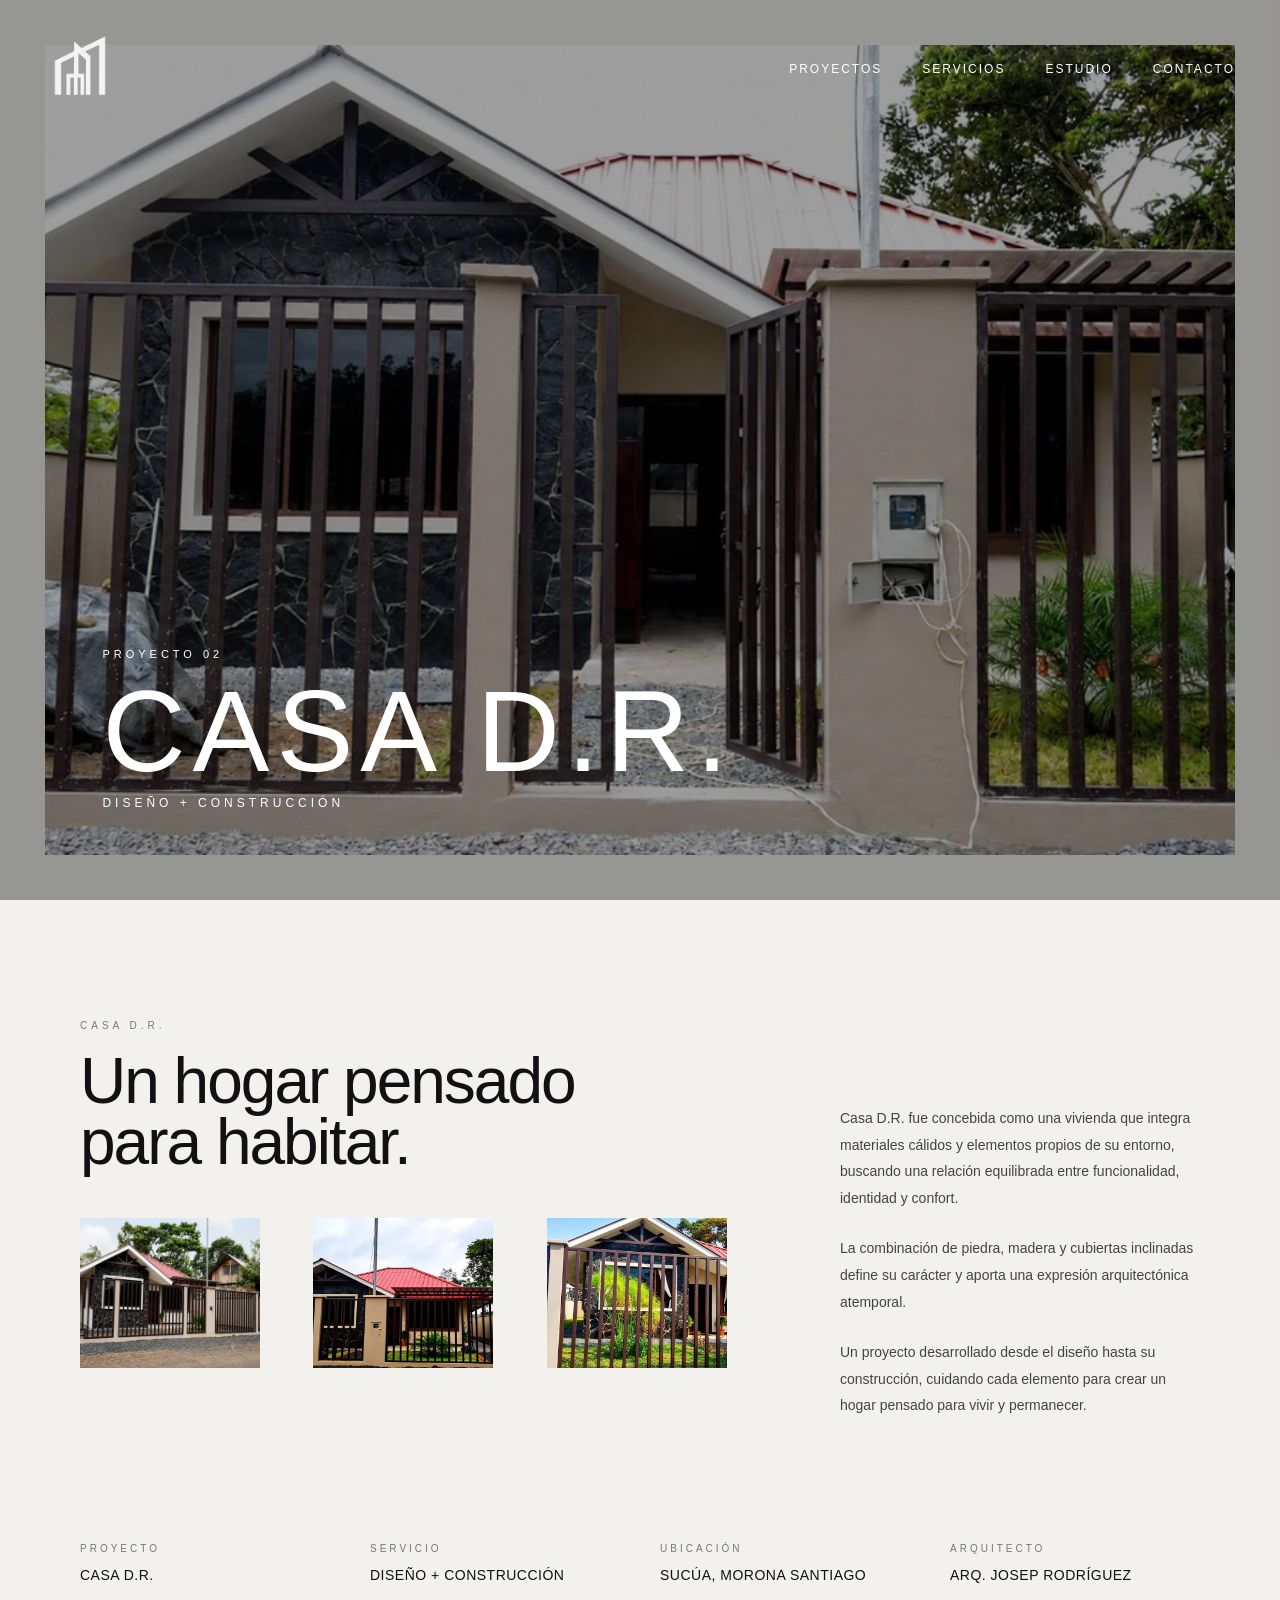
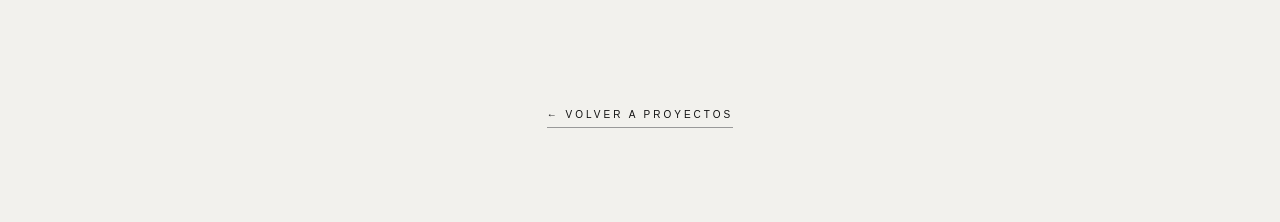
<file: casa-dr.html>
<!DOCTYPE html>
<html lang="es">

<head>

    <meta charset="UTF-8">
    <meta name="viewport" content="width=device-width, initial-scale=1.0">

    <title>Casa D.R. | Elemental Studio</title>

    <link rel="stylesheet" href="styles.css">

</head>


<body class="project-page project-dr-page">

    <!-- HEADER -->

    <header class="project-header">

        <a href="index.html" class="project-logo">
            <img src="images/logo.png" alt="Elemental Studio">
        </a>

        <nav>

            <a href="index.html#proyectos">
                PROYECTOS
            </a>

            <a href="index.html#servicios">
                SERVICIOS
            </a>

            <a href="index.html#estudio">
                ESTUDIO
            </a>

            <a href="index.html#contacto">
                CONTACTO
            </a>

        </nav>

    </header>


    <!-- PORTADA DEL PROYECTO -->

    <main class="project-page">


        <section class="project-hero">

            <img
                src="images/casa-dr.01.png"
                alt="Casa D.R. - Elemental Studio"
            >

            <div class="project-hero-overlay"></div>


            <div class="project-hero-content">

                <span>
                    PROYECTO 02
                </span>

                <h1>
                    CASA D.R.
                </h1>

                <p>
                    DISEÑO + CONSTRUCCIÓN
                </p>

            </div>

        </section>



        <!-- INFORMACIÓN -->

        <section class="project-description project-dr-description">

    <div class="project-dr-left">

        <div class="project-description-title">

            <span>
                CASA D.R.
            </span>

            <h2>
                Un hogar pensado<br>
                para habitar.
            </h2>

        </div>


        <div class="project-dr-gallery">

            <div class="gallery-image">

                <img
                    src="images/casa-dr.02.png"
                    alt="Casa D.R. - Fotografía 02"
                >

            </div>

            <div class="gallery-image">

                <img
                    src="images/casa-dr.03.png"
                    alt="Casa D.R. - Fotografía 03"
                >

            </div>

            <div class="gallery-image">

                <img
                    src="images/casa-dr.04.png"
                    alt="Casa D.R. - Fotografía 04"
                >

            </div>

        </div>

    </div>


    <div class="project-description-text">

        <p>
            Casa D.R. fue concebida como una vivienda que
            integra materiales cálidos y elementos propios
            de su entorno, buscando una relación equilibrada
            entre funcionalidad, identidad y confort.
        </p>

        <p>
            La combinación de piedra, madera y cubiertas
            inclinadas define su carácter y aporta una
            expresión arquitectónica atemporal.
        </p>

        <p>
            Un proyecto desarrollado desde el diseño hasta
            su construcción, cuidando cada elemento para
            crear un hogar pensado para vivir y permanecer.
        </p>

    </div>

</section>


        <!-- DATOS DEL PROYECTO -->

        <section class="project-details">

            <div>

                <span>
                    PROYECTO
                </span>

                <strong>
                    CASA D.R.
                </strong>

            </div>


            <div>

                <span>
                    SERVICIO
                </span>

                <strong>
                    DISEÑO + CONSTRUCCIÓN
                </strong>

            </div>


            <div>

                <span>
                    UBICACIÓN
                </span>

                <strong>
                    SUCÚA, MORONA SANTIAGO
                </strong>

            </div>


            <div>

                <span>
                    ARQUITECTO
                </span>

                <strong>
                    ARQ. JOSEP RODRÍGUEZ
                </strong>

            </div>

        </section>


        <!-- VOLVER -->

        <section class="project-back">

            <a href="index.html#proyectos">
                ← VOLVER A PROYECTOS
            </a>

        </section>


    </main>


</body>

</html>
</file>
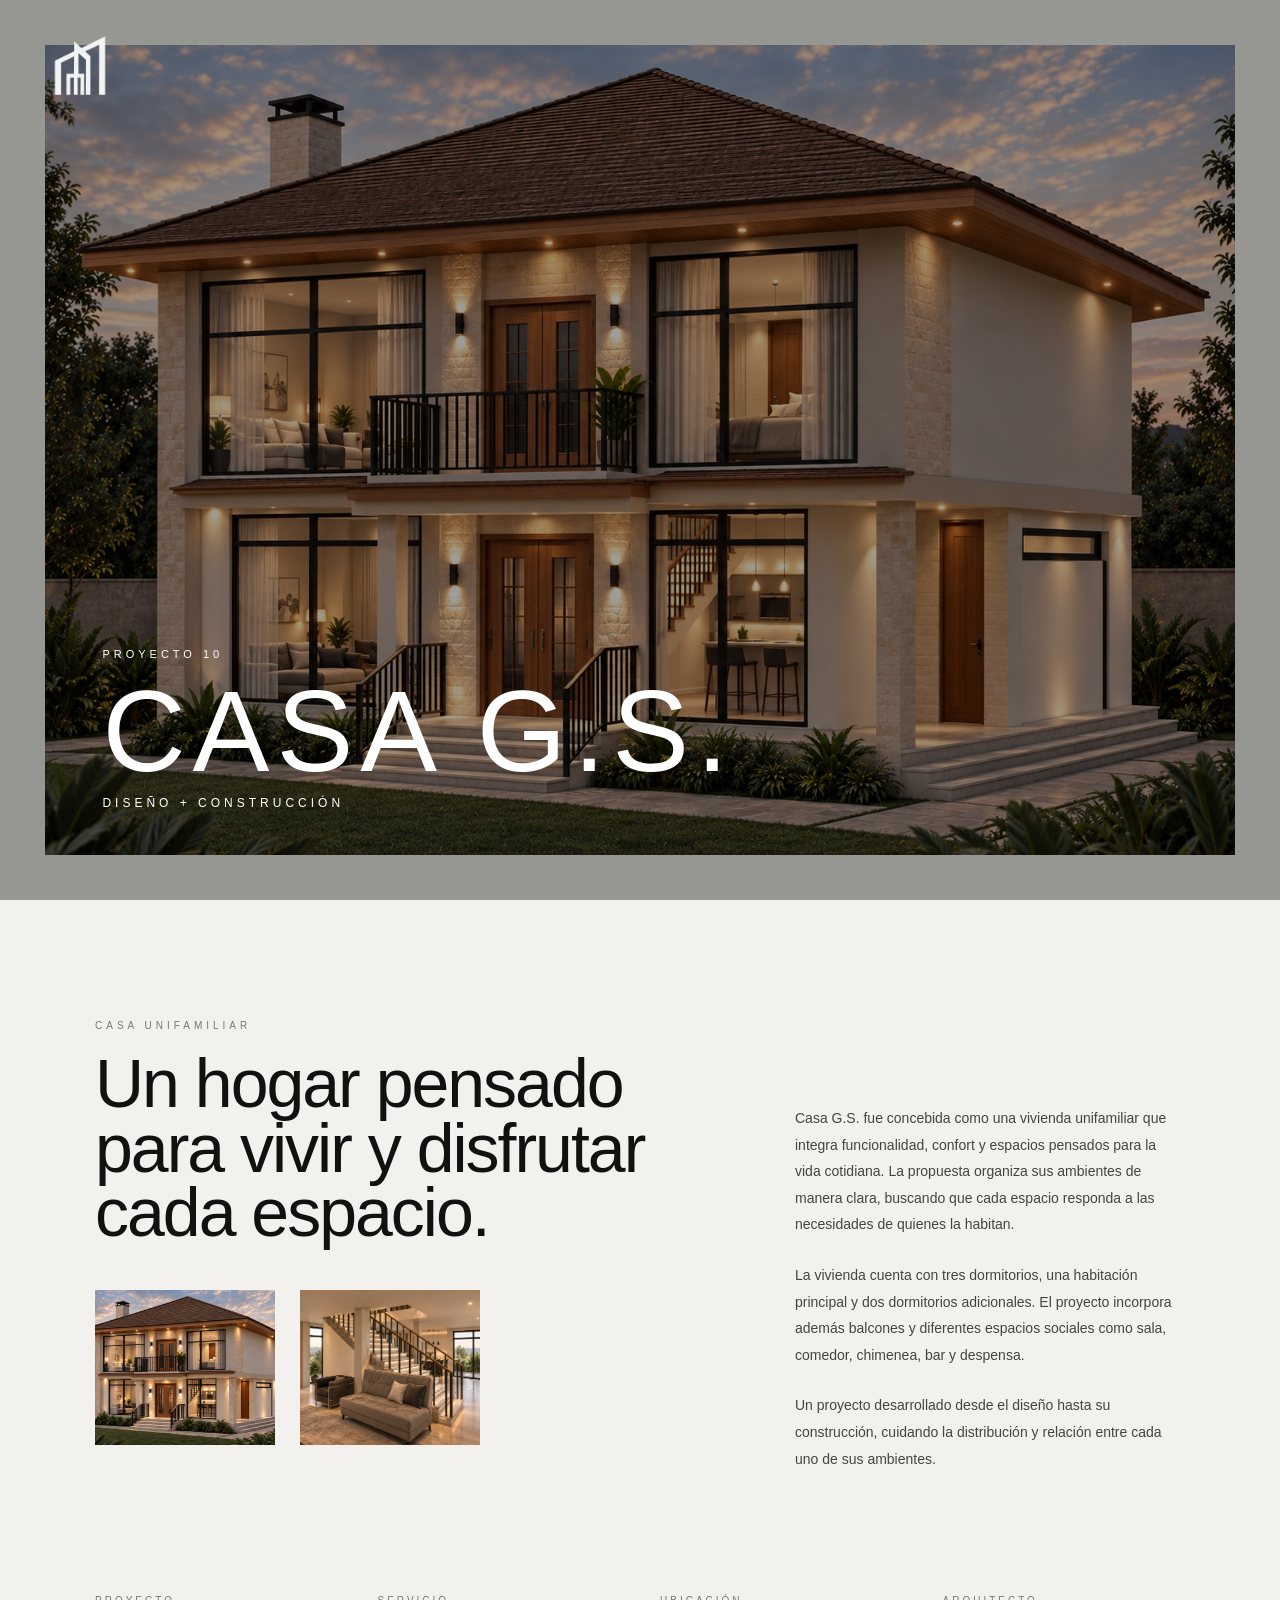
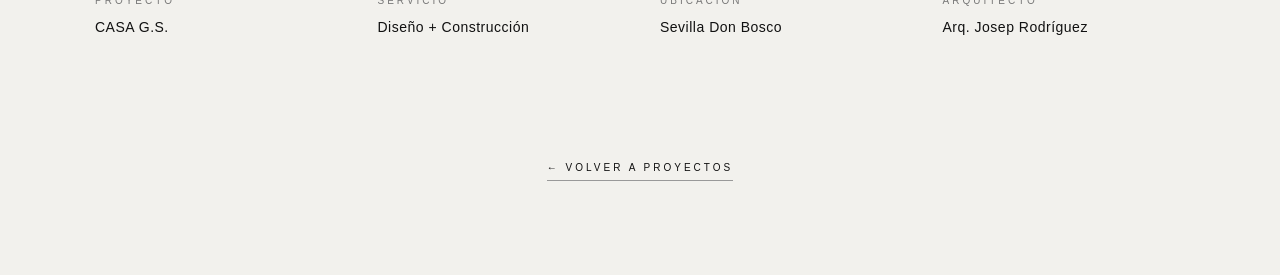
<file: casa-gs.html>
<!DOCTYPE html>
<html lang="es">

<head>
    <meta charset="UTF-8">
    <meta name="viewport" content="width=device-width, initial-scale=1.0">

    <title>Casa G.S. | Elemental Studio</title>

    <link rel="stylesheet" href="styles.css">
</head>

<body class="project-page project-gs-page">

    <!-- HEADER -->
    <header class="project-header">

        <a href="index.html" class="project-logo">
            <img src="images/logo.png" alt="Elemental Studio">
        </a>


    </header>


    <!-- HERO -->
    <section class="project-hero">

        <img src="images/casa-gs.01.png" alt="Casa G.S.">

        <div class="project-hero-overlay"></div>

        <div class="project-hero-content">

            <span>PROYECTO 10</span>

            <h1>CASA G.S.</h1>

            <p>DISEÑO + CONSTRUCCIÓN</p>

        </div>

    </section>


    <!-- DESCRIPCIÓN -->
    <section class="project-gs-description">

        <!-- COLUMNA IZQUIERDA -->
        <div class="project-gs-left">

            <div class="project-description-title">

                <span>CASA UNIFAMILIAR</span>

                <h2>
                    Un hogar pensado para vivir y disfrutar cada espacio.
                </h2>

            </div>


            <!-- FOTOS -->
            <div class="project-gs-gallery">

                <div class="gallery-image">
                    <img
                        src="images/casa-gs.01.png"
                        alt="Casa G.S.">
                </div>

                <div class="gallery-image">
                    <img
                        src="images/casa-gs.02.png"
                        alt="Casa G.S.">
                </div>

            </div>

        </div>


        <!-- TEXTO A LA DERECHA -->
        <div class="project-gs-description-text">

            <p>
                Casa G.S. fue concebida como una vivienda unifamiliar que integra
                funcionalidad, confort y espacios pensados para la vida cotidiana.
                La propuesta organiza sus ambientes de manera clara, buscando que
                cada espacio responda a las necesidades de quienes la habitan.
            </p>

            <p>
                La vivienda cuenta con tres dormitorios, una habitación principal
                y dos dormitorios adicionales. El proyecto incorpora además
                balcones y diferentes espacios sociales como sala, comedor,
                chimenea, bar y despensa.
            </p>

            <p>
                Un proyecto desarrollado desde el diseño hasta su construcción,
                cuidando la distribución y relación entre cada uno de sus ambientes.
            </p>

        </div>

    </section>


    <!-- DATOS DEL PROYECTO -->
    <section class="project-details project-gs-details">

        <div>
    <span>PROYECTO</span>
    <strong>CASA G.S.</strong>
</div>

        <div>
            <span>SERVICIO</span>
            <strong>Diseño + Construcción</strong>
        </div>

        <div>
            <span>UBICACIÓN</span>
            <strong>Sevilla Don Bosco</strong>
        </div>

        <div>
            <span>ARQUITECTO</span>
            <strong>Arq. Josep Rodríguez</strong>
        </div>

    </section>


    <!-- VOLVER -->
    <section class="project-back" style="text-align: center;">

    <a href="index.html">
        ← VOLVER A PROYECTOS
    </a>

</section>


    <!-- ESTILO EXCLUSIVO CASA G.S. -->
    <style>

        /* ==========================================
           CASA G.S. — MISMO ESTILO CASA C.P.
        ========================================== */

        .project-gs-description {

            display: grid;

            grid-template-columns: 620px 390px;

            column-gap: 80px;

            align-items: start;

            width: 1090px;
            max-width: 1090px;

            margin: 0 auto;

            padding: 120px 0 100px;
        }


        /* COLUMNA IZQUIERDA */

        .project-gs-left {

            width: 620px;
            min-width: 620px;
        }


        /* TÍTULO */

        .project-gs-left .project-description-title {

            margin: 0 0 45px;
        }


        .project-gs-left .project-description-title span {

            display: block;

            margin-bottom: 20px;

            font-size: 10px;

            letter-spacing: 4px;

            color: #777777;
        }


        .project-gs-left .project-description-title h2 {

            margin: 0;

            max-width: 750px;

            font-size: 68px;

            line-height: 0.95;

            font-weight: 400;

            letter-spacing: -2px;
        }


        /* ==========================================
           GALERÍA
        ========================================== */

        .project-gs-gallery {

            display: grid;

            grid-template-columns: 180px 180px;

            column-gap: 25px;

            row-gap: 25px;

            width: 385px;

            margin: 45px 0 0;

            padding: 0;
        }


        /* CADA FOTO */

        .project-gs-gallery .gallery-image {

            width: 180px !important;

            min-width: 180px !important;

            max-width: 180px !important;

            overflow: hidden;

            margin: 0;

            padding: 0;
        }


        /* IMÁGENES */

        .project-gs-gallery .gallery-image img {

            display: block;

            width: 180px !important;

            max-width: 180px !important;

            height: 155px !important;

            object-fit: cover;

            margin: 0;

            padding: 0;

            transition: transform 0.6s ease;
        }


        .project-gs-gallery .gallery-image:hover img {

            transform: scale(1.04);
        }


        /* ==========================================
           TEXTO A LA DERECHA
        ========================================== */

        .project-gs-description-text {

            grid-column: 2;

            grid-row: 1;

            width: 390px;

            max-width: 390px;

            padding-top: 85px;
        }


        .project-gs-description-text p {

            margin: 0 0 24px;

            font-size: 14px;

            line-height: 1.9;

            color: #444444;
        }


        /* ==========================================
           DATOS
        ========================================== */

        .project-gs-details {

            width: 1090px;

            max-width: 1090px;

            margin: 0 auto;

            padding: 0 0 100px;

            display: grid;

            grid-template-columns: repeat(4, 1fr);

            gap: 40px;
        }


        /* ==========================================
           RESPONSIVE
        ========================================== */

        @media (max-width: 900px) {

            .project-gs-description {

                display: block;

                width: 100%;

                max-width: 100%;

                padding: 90px 25px;
            }


            .project-gs-left {

                width: 100%;

                min-width: 0;
            }


            .project-gs-description-text {

                width: 100%;

                max-width: 600px;

                padding-top: 50px;
            }


            .project-gs-gallery {

                width: 100%;

                max-width: 100%;

                grid-template-columns: repeat(2, 1fr);
            }


            .project-gs-gallery .gallery-image {

                width: 100% !important;

                min-width: 0 !important;

                max-width: none !important;
            }


            .project-gs-gallery .gallery-image img {

                width: 100% !important;

                max-width: none !important;

                height: 140px !important;
            }


            .project-gs-details {

                width: 100%;

                max-width: 100%;

                padding: 0 25px 80px;

                grid-template-columns: 1fr 1fr;
            }
        }


        @media (max-width: 600px) {

            .project-gs-gallery {

                grid-template-columns: 1fr 1fr;
            }


            .project-gs-gallery .gallery-image img {

                height: auto !important;
            }


            .project-gs-details {

                grid-template-columns: 1fr;
            }
        }
/* ==========================================
   VOLVER A PROYECTOS
========================================== */

.project-bottom {
    width: 1090px;
    max-width: 1090px;

    margin: 0 auto;

    padding: 0 0 100px;

    background: #f2f1ed;
}

.project-back-link {
    display: inline-block;

    color: #111111;

    text-decoration: none;

    font-size: 10px;

    letter-spacing: 4px;

    line-height: 1;

    padding-bottom: 10px;

    border-bottom: 1px solid #111111;

    transition: opacity 0.3s ease;
}

.project-back-link:hover {
    opacity: 0.5;
}
    </style>

</body>
</html>
</file>
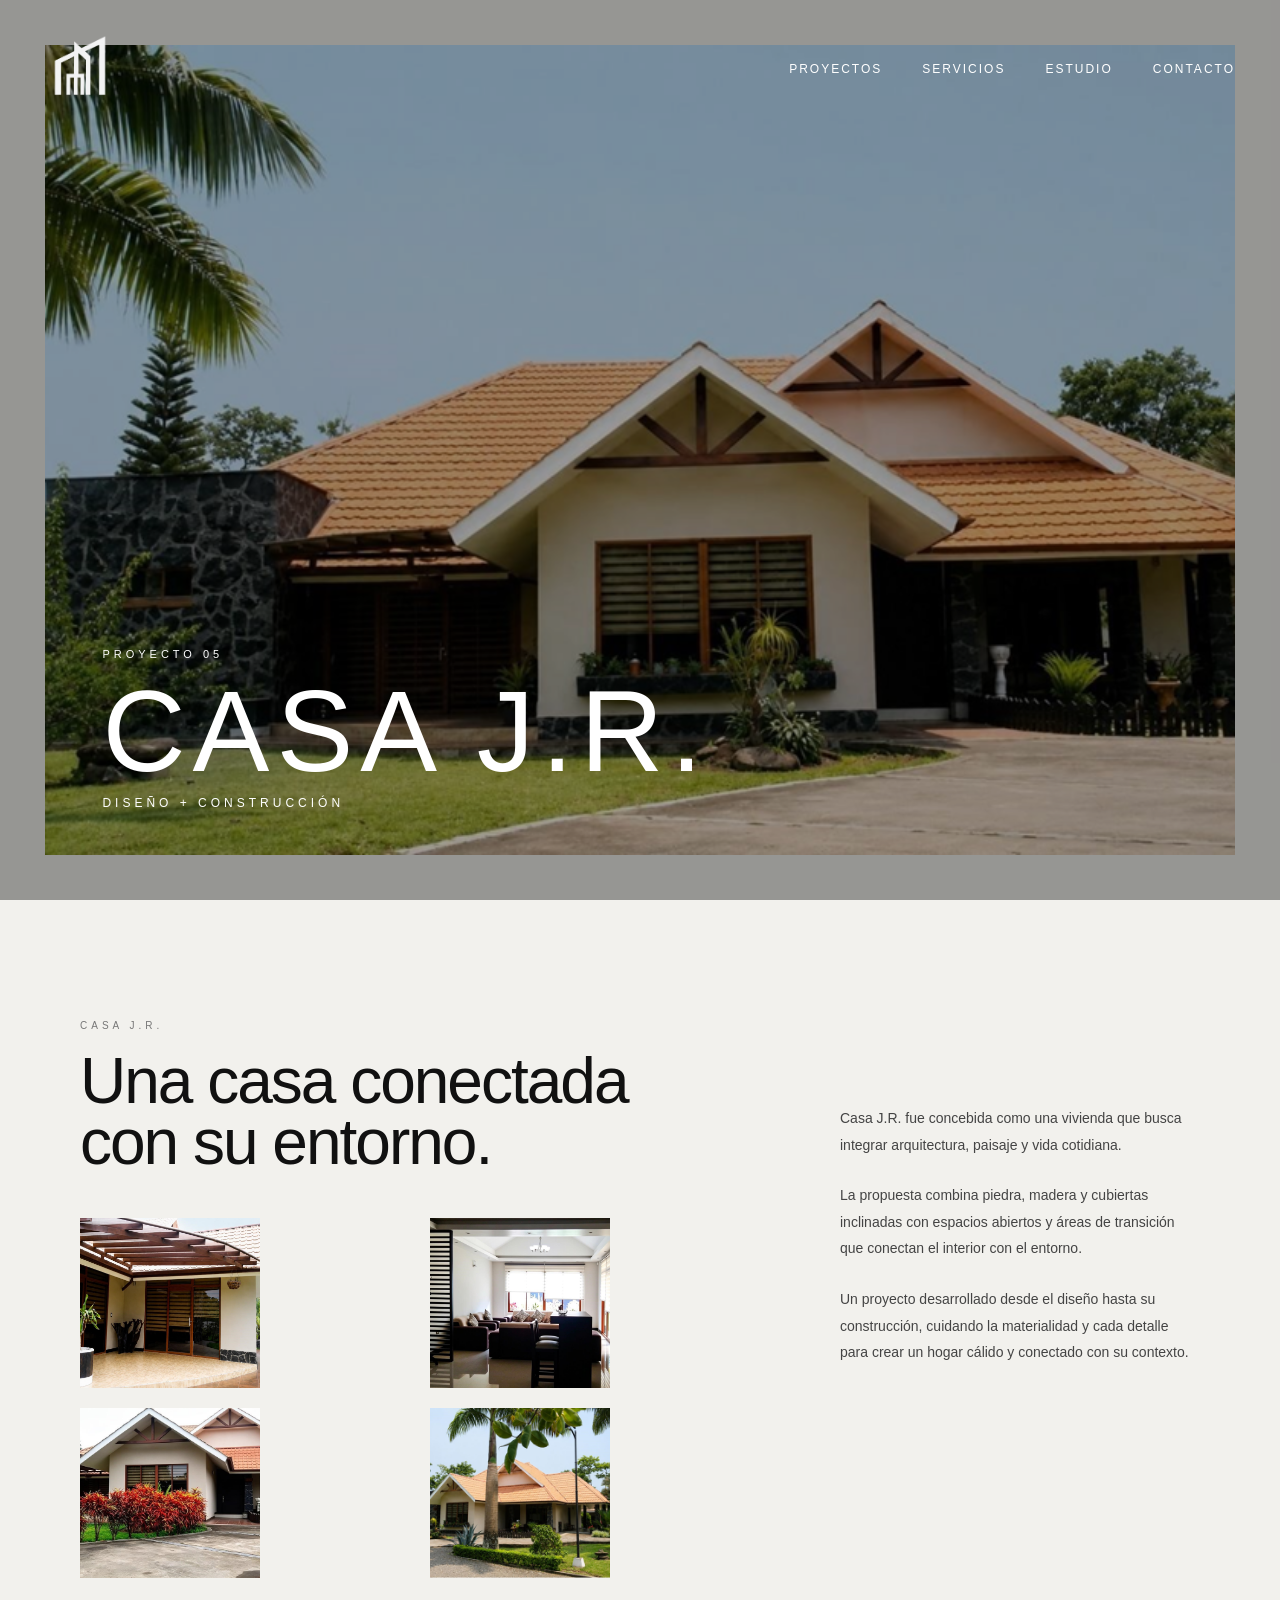
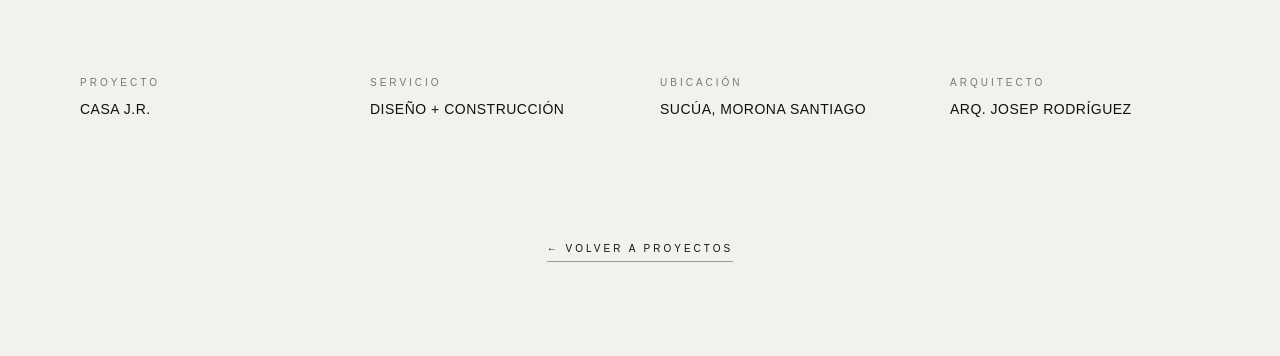
<file: casa-jr.html>
<!DOCTYPE html>
<html lang="es">

<head>

    <meta charset="UTF-8">

    <meta name="viewport" content="width=device-width, initial-scale=1.0">

    <title>Casa J.R. | Elemental Studio</title>

    <link rel="stylesheet" href="styles.css">

</head>


<body class="project-page casa-jr-page">


    <!-- HEADER -->

    <header class="project-header">

        <a href="index.html" class="project-logo">

            <img
                src="images/logo.png"
                alt="Elemental Studio"
            >

        </a>

        <nav>

            <a href="index.html#proyectos">
                PROYECTOS
            </a>

            <a href="index.html#servicios">
                SERVICIOS
            </a>

            <a href="index.html#estudio">
                ESTUDIO
            </a>

            <a href="index.html#contacto">
                CONTACTO
            </a>

        </nav>

    </header>


    <main class="project-page">


        <!-- PORTADA -->

        <section class="project-hero">

            <img
                src="images/casa-jr.01.png"
                alt="Casa J.R. - Elemental Studio"
            >

            <div class="project-hero-overlay"></div>

            <div class="project-hero-content">

                <span>
                    PROYECTO 05
                </span>

                <h1>
                    CASA J.R.
                </h1>

                <p>
                    DISEÑO + CONSTRUCCIÓN
                </p>

            </div>

        </section>


        <!-- INTRODUCCIÓN -->

        <section class="project-description casa-jr-description">


            <div class="casa-jr-left">


                <div class="project-description-title">

                    <span>
                        CASA J.R.
                    </span>

                    <h2>
                        Una casa conectada<br>
                        con su entorno.
                    </h2>

                </div>


                <!-- GALERÍA -->

                <div class="casa-jr-gallery">


                    <div class="gallery-image">

                        <img
                            src="images/casa-jr.02.png"
                            alt="Casa J.R. - Fotografía 02"
                        >

                    </div>


                    <div class="gallery-image">

                        <img
                            src="images/casa-jr.03.png"
                            alt="Casa J.R. - Fotografía 03"
                        >

                    </div>


                    <div class="gallery-image">

                        <img
                            src="images/casa-jr.04.png"
                            alt="Casa J.R. - Fotografía 04"
                        >

                    </div>


                    <div class="gallery-image">

                        <img
                            src="images/casa-jr.05.png"
                            alt="Casa J.R. - Fotografía 05"
                        >

                    </div>


                </div>

            </div>


            <!-- TEXTO -->

            <div class="project-description-text">

                <p>
                    Casa J.R. fue concebida como una vivienda
                    que busca integrar arquitectura, paisaje
                    y vida cotidiana.
                </p>

                <p>
                    La propuesta combina piedra, madera y
                    cubiertas inclinadas con espacios abiertos
                    y áreas de transición que conectan el
                    interior con el entorno.
                </p>

                <p>
                    Un proyecto desarrollado desde el diseño
                    hasta su construcción, cuidando la
                    materialidad y cada detalle para crear
                    un hogar cálido y conectado con su contexto.
                </p>

            </div>


        </section>


        <!-- DATOS DEL PROYECTO -->

        <section class="project-details">

            <div>

                <span>
                    PROYECTO
                </span>

                <strong>
                    CASA J.R.
                </strong>

            </div>


            <div>

                <span>
                    SERVICIO
                </span>

                <strong>
                    DISEÑO + CONSTRUCCIÓN
                </strong>

            </div>


            <div>

                <span>
                    UBICACIÓN
                </span>

                <strong>
                    SUCÚA, MORONA SANTIAGO
                </strong>

            </div>


            <div>

                <span>
                    ARQUITECTO
                </span>

                <strong>
                    ARQ. JOSEP RODRÍGUEZ
                </strong>

            </div>

        </section>


        <!-- VOLVER -->

        <section class="project-back">

            <a href="index.html#proyectos">
                ← VOLVER A PROYECTOS
            </a>

        </section>


    </main>


</body>

</html>
</file>
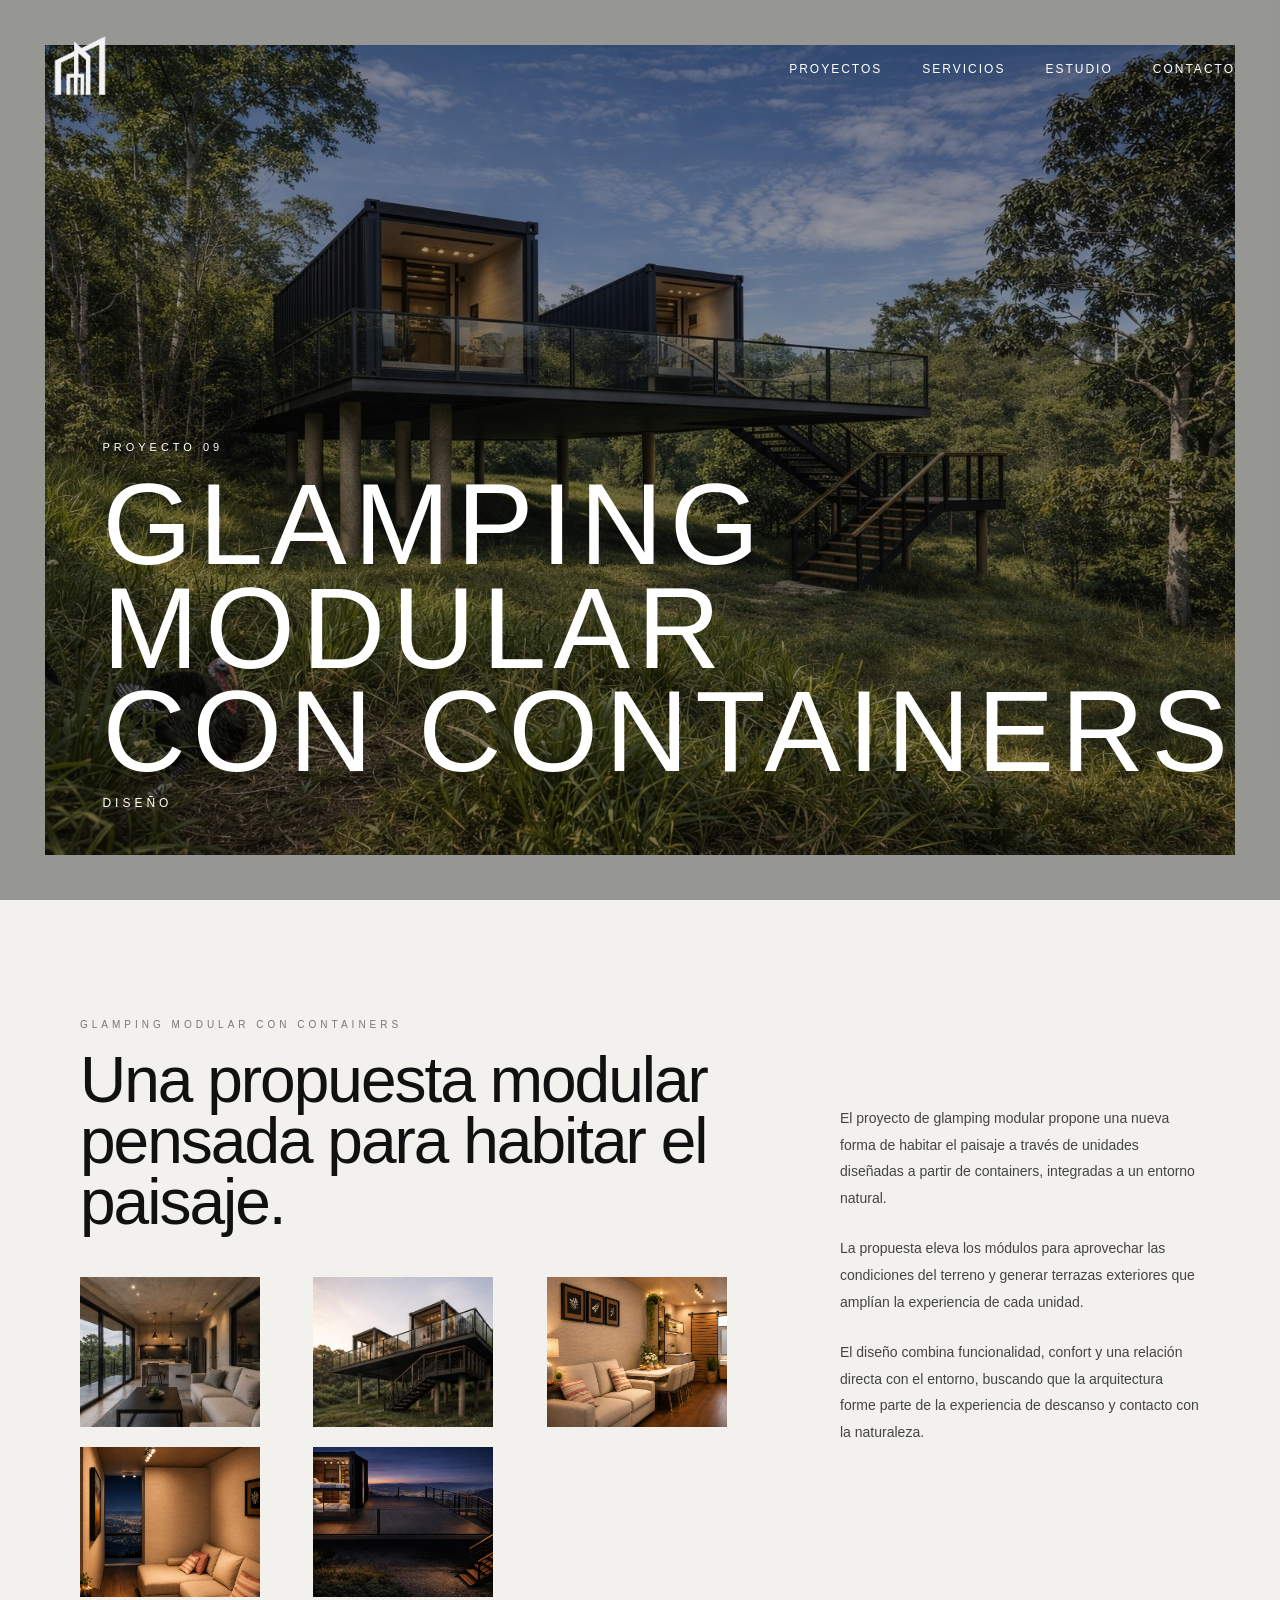
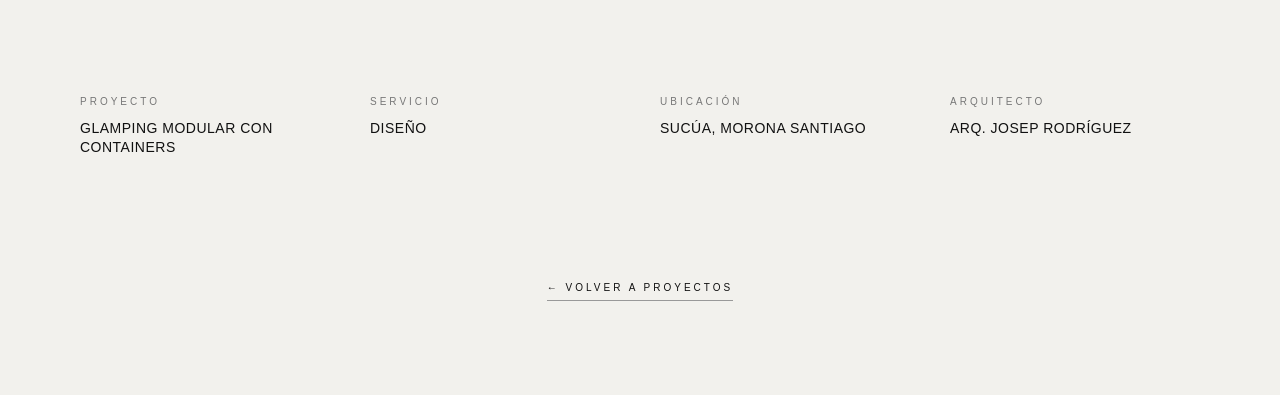
<file: glamping-modular.html>
<!DOCTYPE html>
<html lang="es">

<head>

    <meta charset="UTF-8">

    <meta name="viewport" content="width=device-width, initial-scale=1.0">

    <title>Glamping Modular con Containers | Elemental Studio</title>

    <link rel="stylesheet" href="styles.css">

</head>


<body class="project-page glamping-page">


    <!-- HEADER -->

    <header class="project-header">

        <a href="index.html" class="project-logo">

            <img
                src="images/logo.png"
                alt="Elemental Studio"
            >

        </a>


        <nav>

            <a href="index.html#proyectos">
                PROYECTOS
            </a>

            <a href="index.html#servicios">
                SERVICIOS
            </a>

            <a href="index.html#estudio">
                ESTUDIO
            </a>

            <a href="index.html#contacto">
                CONTACTO
            </a>

        </nav>

    </header>


    <main class="project-page">


        <!-- PORTADA -->

        <section class="project-hero">

            <img
                src="images/modulos.01.png"
                alt="Glamping Modular con Containers - Elemental Studio"
            >

            <div class="project-hero-overlay"></div>


            <div class="project-hero-content">

                <span>
                    PROYECTO 09
                </span>

                <h1>
                    GLAMPING MODULAR<br>
                    CON CONTAINERS
                </h1>

                <p>
                    DISEÑO
                </p>

            </div>

        </section>


        <!-- INTRODUCCIÓN -->

        <section class="project-description glamping-description">


            <div class="glamping-left">


                <div class="project-description-title">

                    <span>
                        GLAMPING MODULAR CON CONTAINERS
                    </span>

                    <h2>
                        Una propuesta modular<br>
                        pensada para habitar el paisaje.
                    </h2>

                </div>


                <!-- GALERÍA -->

                <div class="glamping-gallery">


                    <div class="gallery-image">

                        <img
                            src="images/modulos.02.png"
                            alt="Glamping Modular - Fotografía 02"
                        >

                    </div>


                    <div class="gallery-image">

                        <img
                            src="images/modulos.03.png"
                            alt="Glamping Modular - Fotografía 03"
                        >

                    </div>


                    <div class="gallery-image">

                        <img
                            src="images/modulos.04.png"
                            alt="Glamping Modular - Fotografía 04"
                        >

                    </div>


                    <div class="gallery-image">

                        <img
                            src="images/modulos.05.png"
                            alt="Glamping Modular - Fotografía 05"
                        >

                    </div>


                    <div class="gallery-image">

                        <img
                            src="images/modulos.06.png"
                            alt="Glamping Modular - Fotografía 06"
                        >

                    </div>


                </div>

            </div>


            <!-- TEXTO -->

            <div class="project-description-text">

                <p>
                    El proyecto de glamping modular propone una nueva
                    forma de habitar el paisaje a través de unidades
                    diseñadas a partir de containers, integradas a
                    un entorno natural.
                </p>

                <p>
                    La propuesta eleva los módulos para aprovechar
                    las condiciones del terreno y generar terrazas
                    exteriores que amplían la experiencia de cada unidad.
                </p>

                <p>
                    El diseño combina funcionalidad, confort y una
                    relación directa con el entorno, buscando que
                    la arquitectura forme parte de la experiencia de
                    descanso y contacto con la naturaleza.
                </p>

            </div>


        </section>


        <!-- DATOS DEL PROYECTO -->

        <section class="project-details">


            <div>

                <span>
                    PROYECTO
                </span>

                <strong>
                    GLAMPING MODULAR CON CONTAINERS
                </strong>

            </div>


            <div>

                <span>
                    SERVICIO
                </span>

                <strong>
                    DISEÑO
                </strong>

            </div>


            <div>

                <span>
                    UBICACIÓN
                </span>

                <strong>
                    SUCÚA, MORONA SANTIAGO
                </strong>

            </div>


            <div>

                <span>
                    ARQUITECTO
                </span>

                <strong>
                    ARQ. JOSEP RODRÍGUEZ
                </strong>

            </div>


        </section>


        <!-- VOLVER -->

        <section class="project-back">

            <a href="index.html#proyectos">
                ← VOLVER A PROYECTOS
            </a>

        </section>


    </main>


</body>

</html>
</file>
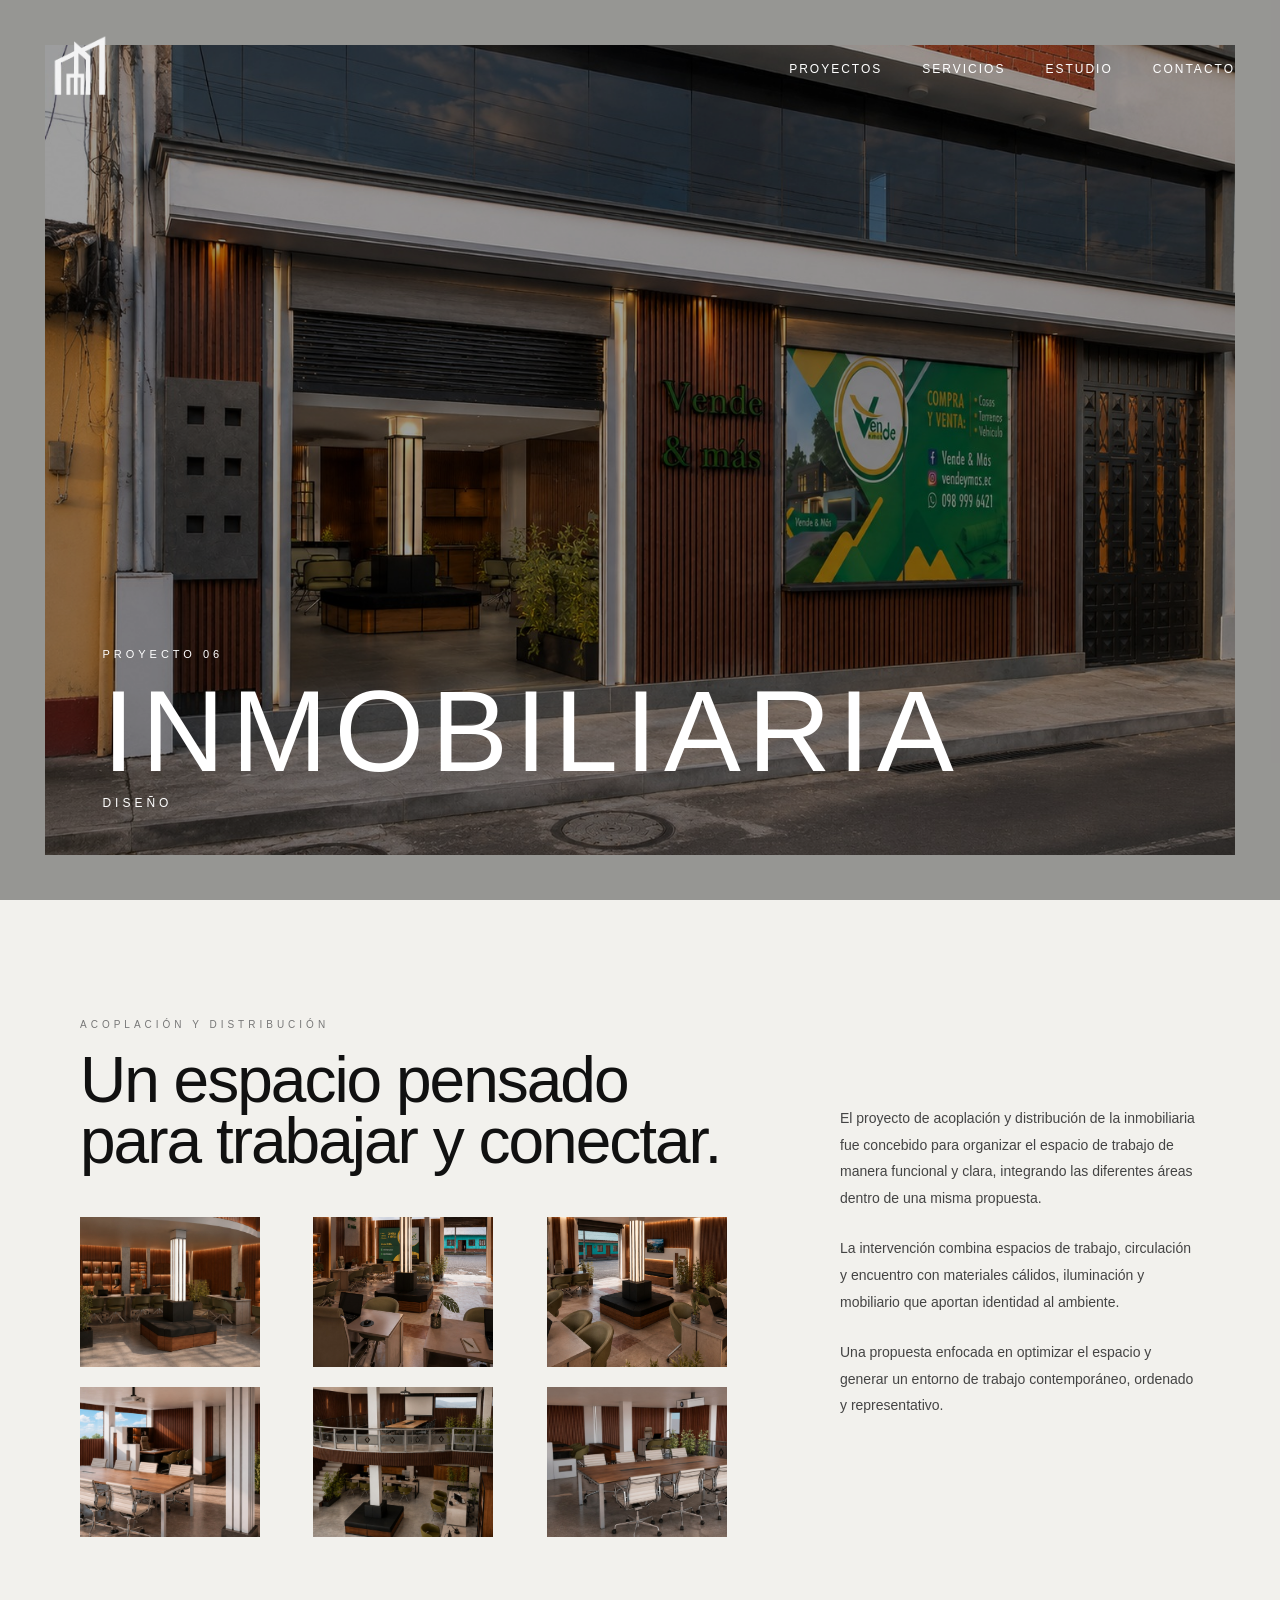
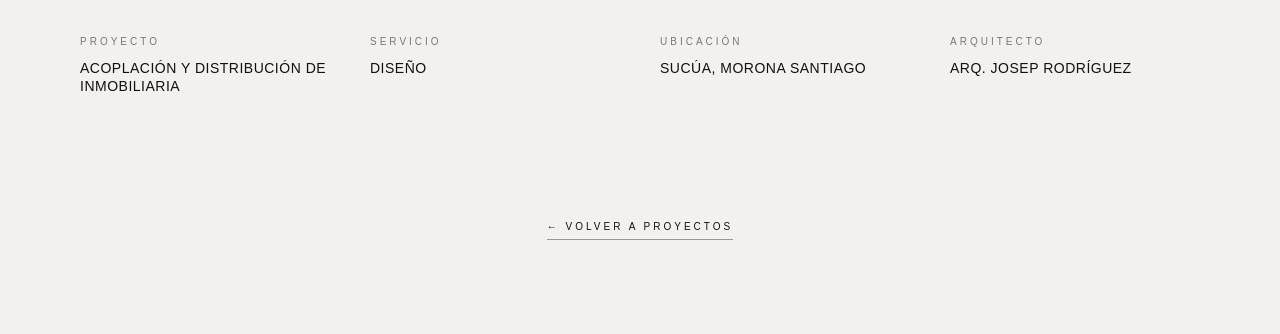
<file: inmobiliaria.html>
<!DOCTYPE html>
<html lang="es">

<head>

    <meta charset="UTF-8">
    <meta name="viewport" content="width=device-width, initial-scale=1.0">

    <title>Acoplación y Distribución de Inmobiliaria | Elemental Studio</title>

    <link rel="stylesheet" href="styles.css">

</head>


<body class="project-page inmobiliaria-page">


    <header class="project-header">

        <a href="index.html" class="project-logo">

            <img
                src="images/logo.png"
                alt="Elemental Studio"
            >

        </a>

        <nav>

            <a href="index.html#proyectos">PROYECTOS</a>
            <a href="index.html#servicios">SERVICIOS</a>
            <a href="index.html#estudio">ESTUDIO</a>
            <a href="index.html#contacto">CONTACTO</a>

        </nav>

    </header>


    <main class="project-page">


        <section class="project-hero">

            <img
                src="images/inmobiliaria.01.png"
                alt="Acoplación y Distribución de Inmobiliaria"
            >

            <div class="project-hero-overlay"></div>

            <div class="project-hero-content">

                <span>PROYECTO 06</span>

                <h1>
                    INMOBILIARIA
                </h1>

                <p>
                    DISEÑO
                </p>

            </div>

        </section>


        <section class="project-description inmobiliaria-description">


            <div class="inmobiliaria-left">

                <div class="project-description-title">

                    <span>
                        ACOPLACIÓN Y DISTRIBUCIÓN
                    </span>

                    <h2>
                        Un espacio pensado<br>
                        para trabajar y conectar.
                    </h2>

                </div>


                <div class="inmobiliaria-gallery">

                    <div class="gallery-image">
                        <img src="images/inmobiliaria.02.png" alt="Inmobiliaria - Fotografía 02">
                    </div>

                    <div class="gallery-image">
                        <img src="images/inmobiliaria.03.png" alt="Inmobiliaria - Fotografía 03">
                    </div>

                    <div class="gallery-image">
                        <img src="images/inmobiliaria.04.png" alt="Inmobiliaria - Fotografía 04">
                    </div>

                    <div class="gallery-image">
                        <img src="images/inmobiliaria.05.png" alt="Inmobiliaria - Fotografía 05">
                    </div>

                    <div class="gallery-image">
                        <img src="images/inmobiliaria.06.png" alt="Inmobiliaria - Fotografía 06">
                    </div>

                    <div class="gallery-image">
                        <img src="images/inmobiliaria.07.png" alt="Inmobiliaria - Fotografía 07">
                    </div>

                </div>

            </div>


            <div class="project-description-text">

                <p>
                    El proyecto de acoplación y distribución de la
                    inmobiliaria fue concebido para organizar el espacio
                    de trabajo de manera funcional y clara, integrando
                    las diferentes áreas dentro de una misma propuesta.
                </p>

                <p>
                    La intervención combina espacios de trabajo,
                    circulación y encuentro con materiales cálidos,
                    iluminación y mobiliario que aportan identidad
                    al ambiente.
                </p>

                <p>
                    Una propuesta enfocada en optimizar el espacio
                    y generar un entorno de trabajo contemporáneo,
                    ordenado y representativo.
                </p>

            </div>

        </section>


        <section class="project-details">

            <div>
                <span>PROYECTO</span>
                <strong>ACOPLACIÓN Y DISTRIBUCIÓN DE INMOBILIARIA</strong>
            </div>

            <div>
                <span>SERVICIO</span>
                <strong>DISEÑO</strong>
            </div>

            <div>
                <span>UBICACIÓN</span>
                <strong>SUCÚA, MORONA SANTIAGO</strong>
            </div>

            <div>
                <span>ARQUITECTO</span>
                <strong>ARQ. JOSEP RODRÍGUEZ</strong>
            </div>

        </section>


        <section class="project-back">

            <a href="index.html#proyectos">
                ← VOLVER A PROYECTOS
            </a>

        </section>


    </main>


</body>

</html>
</file>
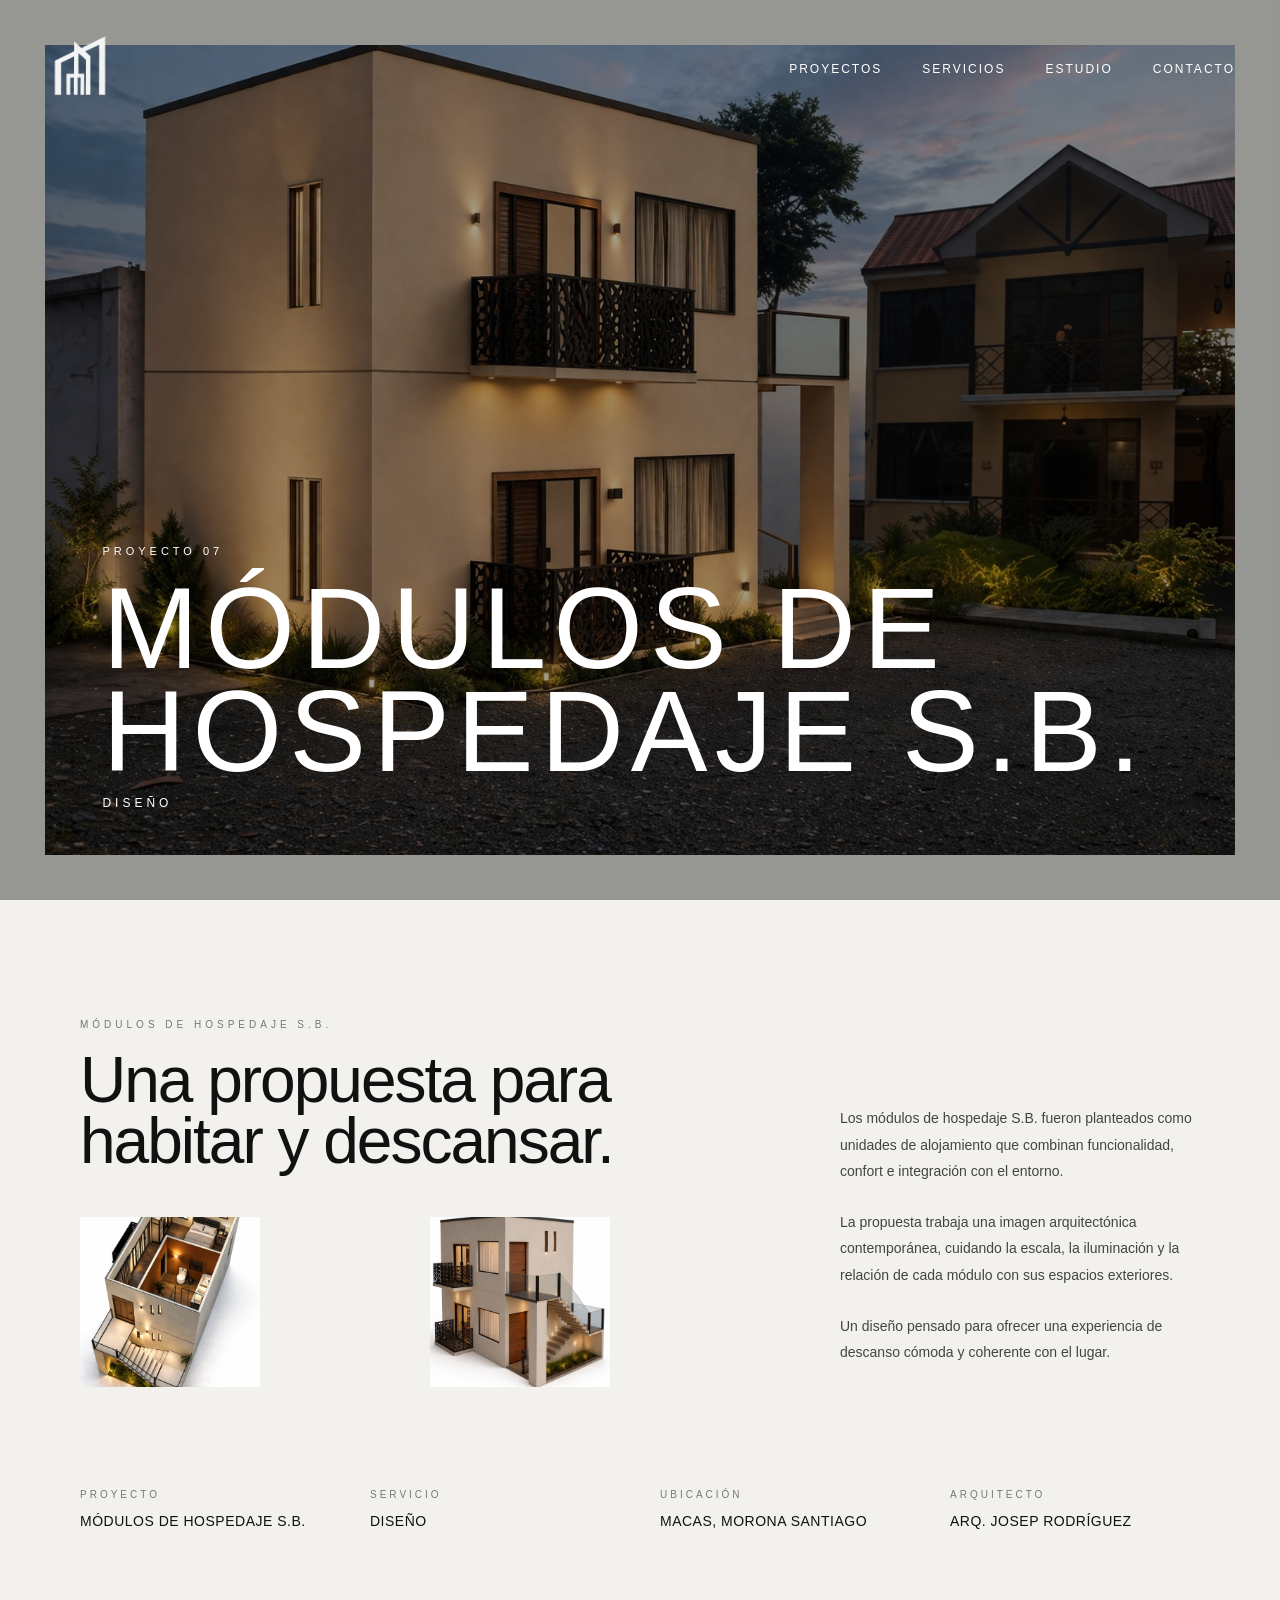
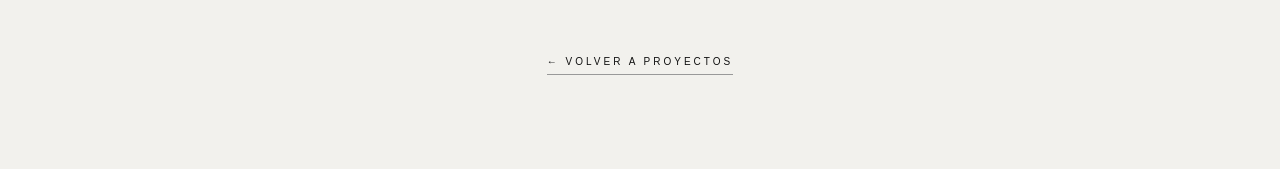
<file: modulos-sb.html>
<!DOCTYPE html>
<html lang="es">

<head>

    <meta charset="UTF-8">
    <meta name="viewport" content="width=device-width, initial-scale=1.0">

    <title>Módulos de Hospedaje S.B. | Elemental Studio</title>

    <link rel="stylesheet" href="styles.css">

</head>


<body class="project-page modulos-sb-page">


    <header class="project-header">

        <a href="index.html" class="project-logo">

            <img
                src="images/logo.png"
                alt="Elemental Studio"
            >

        </a>

        <nav>

            <a href="index.html#proyectos">PROYECTOS</a>
            <a href="index.html#servicios">SERVICIOS</a>
            <a href="index.html#estudio">ESTUDIO</a>
            <a href="index.html#contacto">CONTACTO</a>

        </nav>

    </header>


    <main class="project-page">


        <section class="project-hero">

            <img
                src="images/sb.01.png"
                alt="Módulos de Hospedaje S.B."
            >

            <div class="project-hero-overlay"></div>

            <div class="project-hero-content">

                <span>PROYECTO 07</span>

                <h1>
                    MÓDULOS DE HOSPEDAJE S.B.
                </h1>

                <p>
                    DISEÑO
                </p>

            </div>

        </section>


        <section class="project-description modulos-sb-description">


            <div class="modulos-sb-left">

                <div class="project-description-title">

                    <span>
                        MÓDULOS DE HOSPEDAJE S.B.
                    </span>

                    <h2>
                        Una propuesta para<br>
                        habitar y descansar.
                    </h2>

                </div>


                <div class="modulos-sb-gallery">

                    <div class="gallery-image">
                        <img src="images/sb.02.png" alt="Módulos de Hospedaje S.B. - Fotografía 02">
                    </div>

                    <div class="gallery-image">
                        <img src="images/sb.03.png" alt="Módulos de Hospedaje S.B. - Fotografía 03">
                    </div>

                </div>

            </div>


            <div class="project-description-text">

                <p>
                    Los módulos de hospedaje S.B. fueron planteados
                    como unidades de alojamiento que combinan
                    funcionalidad, confort e integración con el entorno.
                </p>

                <p>
                    La propuesta trabaja una imagen arquitectónica
                    contemporánea, cuidando la escala, la iluminación
                    y la relación de cada módulo con sus espacios exteriores.
                </p>

                <p>
                    Un diseño pensado para ofrecer una experiencia
                    de descanso cómoda y coherente con el lugar.
                </p>

            </div>

        </section>


        <section class="project-details">

            <div>
                <span>PROYECTO</span>
                <strong>MÓDULOS DE HOSPEDAJE S.B.</strong>
            </div>

            <div>
                <span>SERVICIO</span>
                <strong>DISEÑO</strong>
            </div>

            <div>
                <span>UBICACIÓN</span>
                <strong>MACAS, MORONA SANTIAGO</strong>
            </div>

            <div>
                <span>ARQUITECTO</span>
                <strong>ARQ. JOSEP RODRÍGUEZ</strong>
            </div>

        </section>


        <section class="project-back">

            <a href="index.html#proyectos">
                ← VOLVER A PROYECTOS
            </a>

        </section>


    </main>


</body>

</html>
</file>
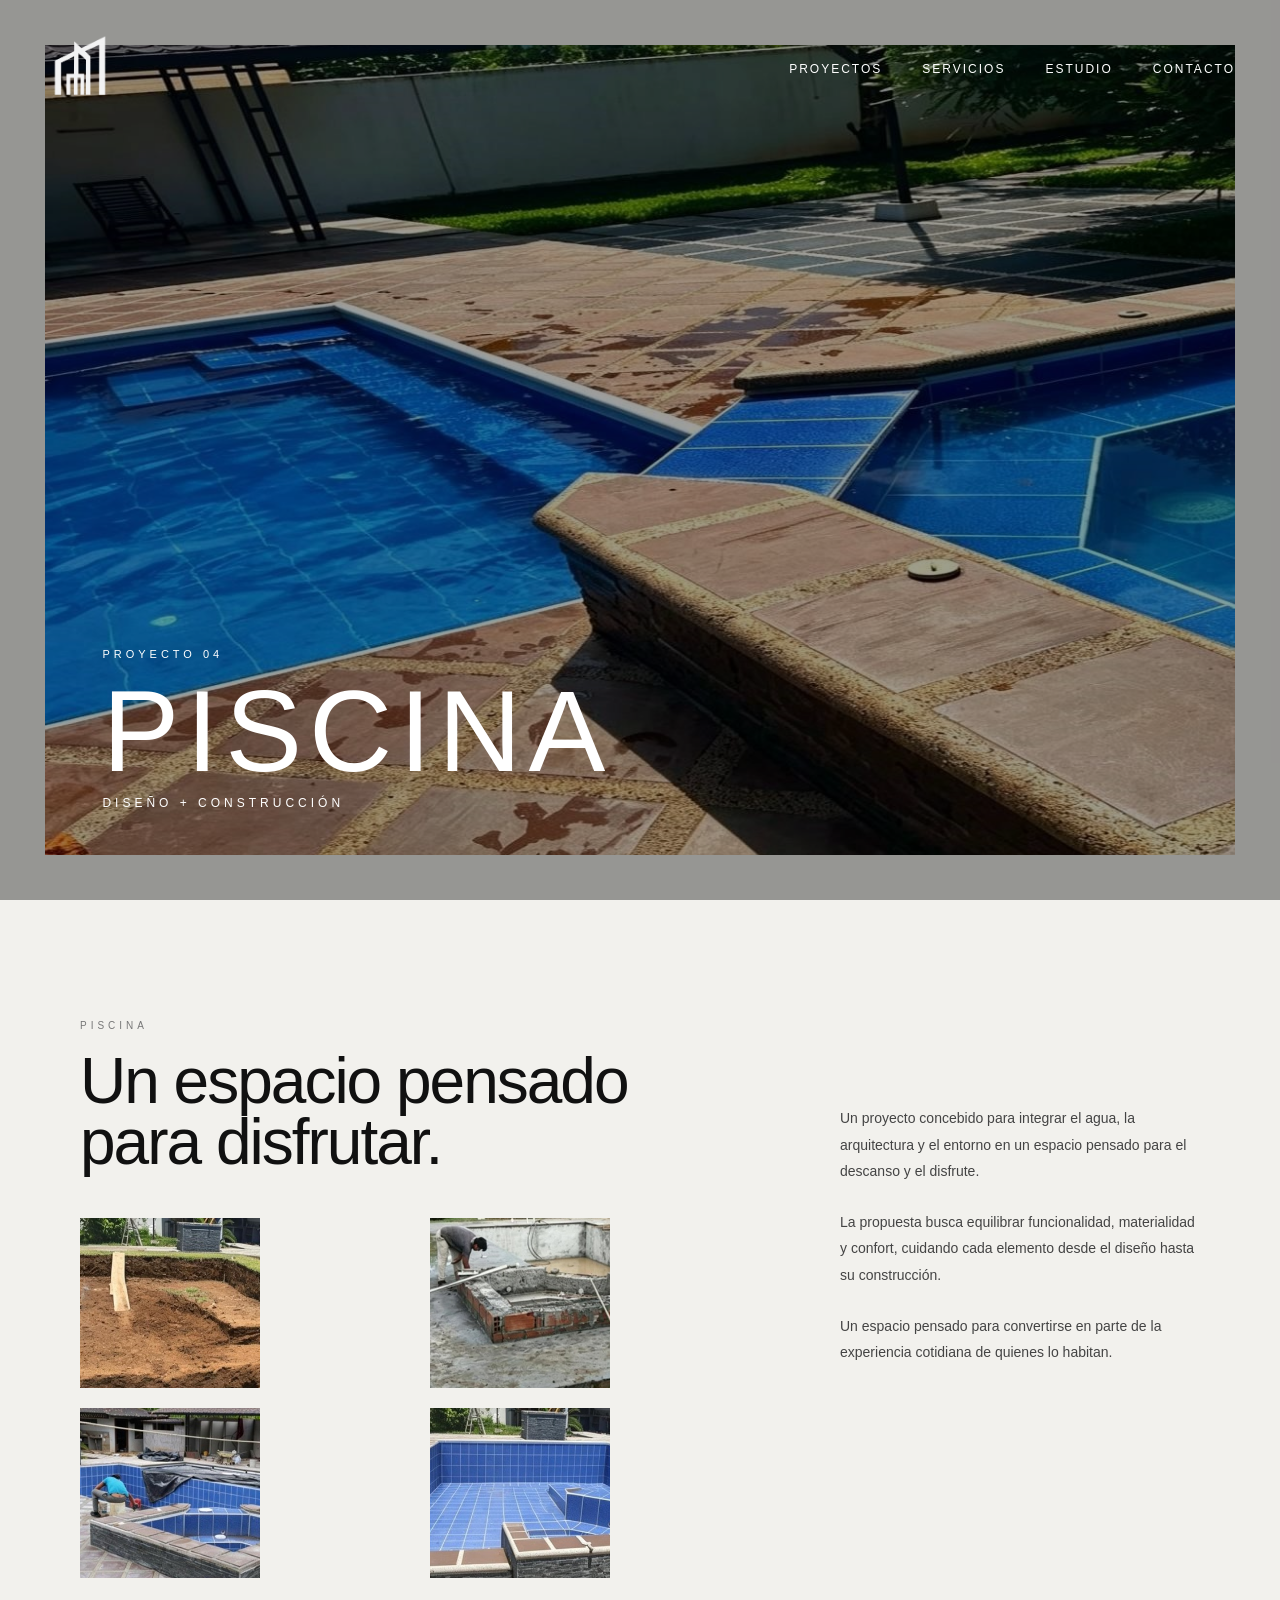
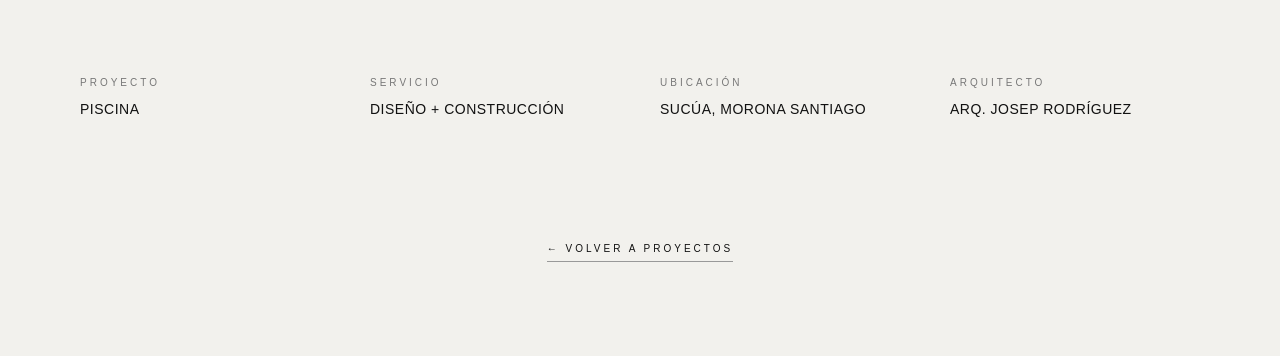
<file: piscina.html>
<!DOCTYPE html>
<html lang="es">

<head>

    <meta charset="UTF-8">

    <meta name="viewport" content="width=device-width, initial-scale=1.0">

    <title>Piscina | Elemental Studio</title>

    <link rel="stylesheet" href="styles.css">

</head>


<body class="project-page piscina-page">


    <!-- HEADER -->

    <header class="project-header">

        <a href="index.html" class="project-logo">

            <img
                src="images/logo.png"
                alt="Elemental Studio"
            >

        </a>


        <nav>

            <a href="index.html#proyectos">
                PROYECTOS
            </a>

            <a href="index.html#servicios">
                SERVICIOS
            </a>

            <a href="index.html#estudio">
                ESTUDIO
            </a>

            <a href="index.html#contacto">
                CONTACTO
            </a>

        </nav>

    </header>


    <main class="project-page">


        <!-- PORTADA -->

        <section class="project-hero">

            <img
                src="images/piscina.01.jpg"
                alt="Piscina - Elemental Studio"
            >

            <div class="project-hero-overlay"></div>


            <div class="project-hero-content">

                <span>
                    PROYECTO 04
                </span>

                <h1>
                    PISCINA
                </h1>

                <p>
                    DISEÑO + CONSTRUCCIÓN
                </p>

            </div>

        </section>


        <!-- INTRODUCCIÓN -->

        <section class="project-description piscina-description">


            <div class="piscina-left">


                <div class="project-description-title">

                    <span>
                        PISCINA
                    </span>

                    <h2>
                        Un espacio pensado<br>
                        para disfrutar.
                    </h2>

                </div>


                <!-- GALERÍA -->

                <div class="piscina-gallery">


                    <div class="gallery-image">

                        <img
                            src="images/piscina.02.jpeg"
                            alt="Piscina - Fotografía 02"
                        >

                    </div>


                    <div class="gallery-image">

                        <img
                            src="images/piscina.03.jpeg"
                            alt="Piscina - Fotografía 03"
                        >

                    </div>


                    <div class="gallery-image">

                        <img
                            src="images/piscina.04.jpeg"
                            alt="Piscina - Fotografía 04"
                        >

                    </div>


                    <div class="gallery-image">

                        <img
                            src="images/piscina.05.jpeg"
                            alt="Piscina - Fotografía 05"
                        >

                    </div>


                </div>

            </div>


            <!-- TEXTO -->

            <div class="project-description-text">

                <p>
                    Un proyecto concebido para integrar el agua,
                    la arquitectura y el entorno en un espacio
                    pensado para el descanso y el disfrute.
                </p>

                <p>
                    La propuesta busca equilibrar funcionalidad,
                    materialidad y confort, cuidando cada elemento
                    desde el diseño hasta su construcción.
                </p>

                <p>
                    Un espacio pensado para convertirse en parte
                    de la experiencia cotidiana de quienes lo habitan.
                </p>

            </div>


        </section>


        <!-- DATOS DEL PROYECTO -->

        <section class="project-details">

            <div>

                <span>
                    PROYECTO
                </span>

                <strong>
                    PISCINA
                </strong>

            </div>


            <div>

                <span>
                    SERVICIO
                </span>

                <strong>
                    DISEÑO + CONSTRUCCIÓN
                </strong>

            </div>


            <div>

                <span>
                    UBICACIÓN
                </span>

                <strong>
                    SUCÚA, MORONA SANTIAGO
                </strong>

            </div>


            <div>

                <span>
                    ARQUITECTO
                </span>

                <strong>
                    ARQ. JOSEP RODRÍGUEZ
                </strong>

            </div>

        </section>


        <!-- VOLVER -->

        <section class="project-back">

            <a href="index.html#proyectos">
                ← VOLVER A PROYECTOS
            </a>

        </section>


    </main>


</body>

</html>
</file>
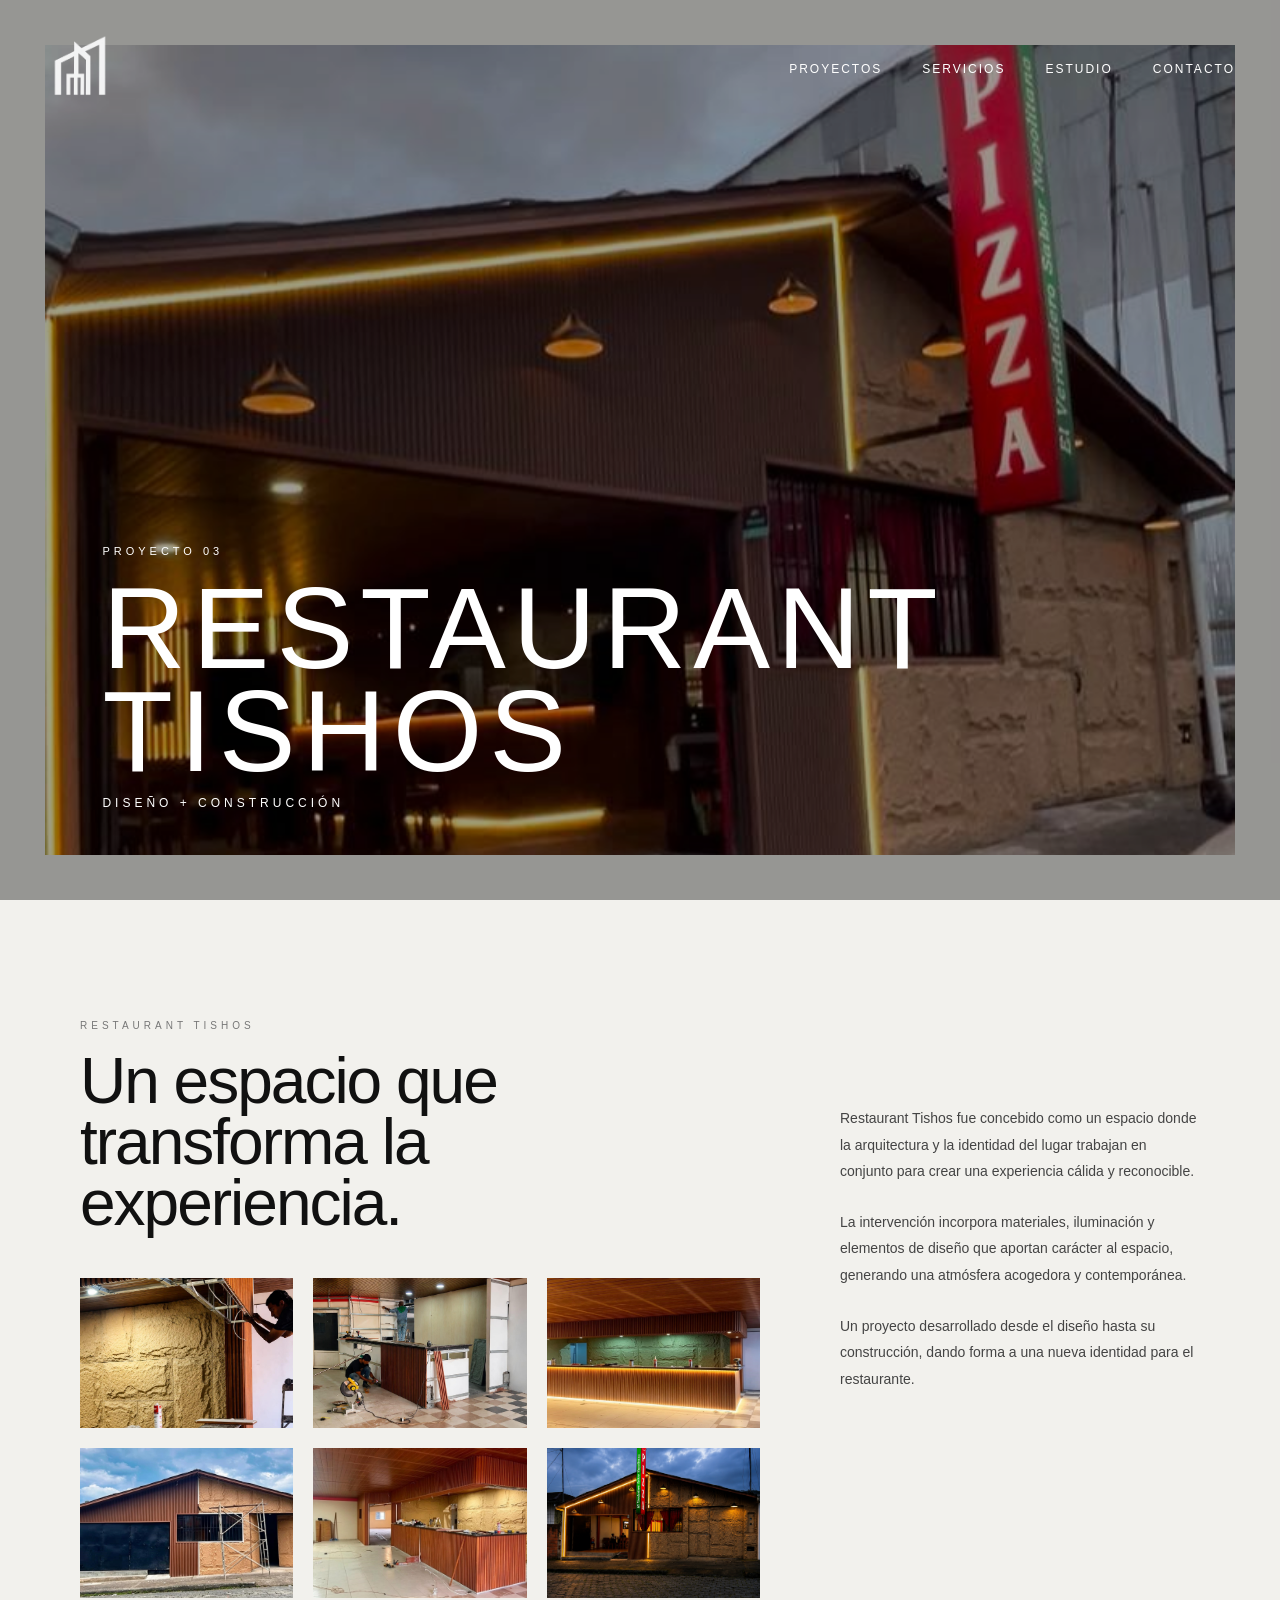
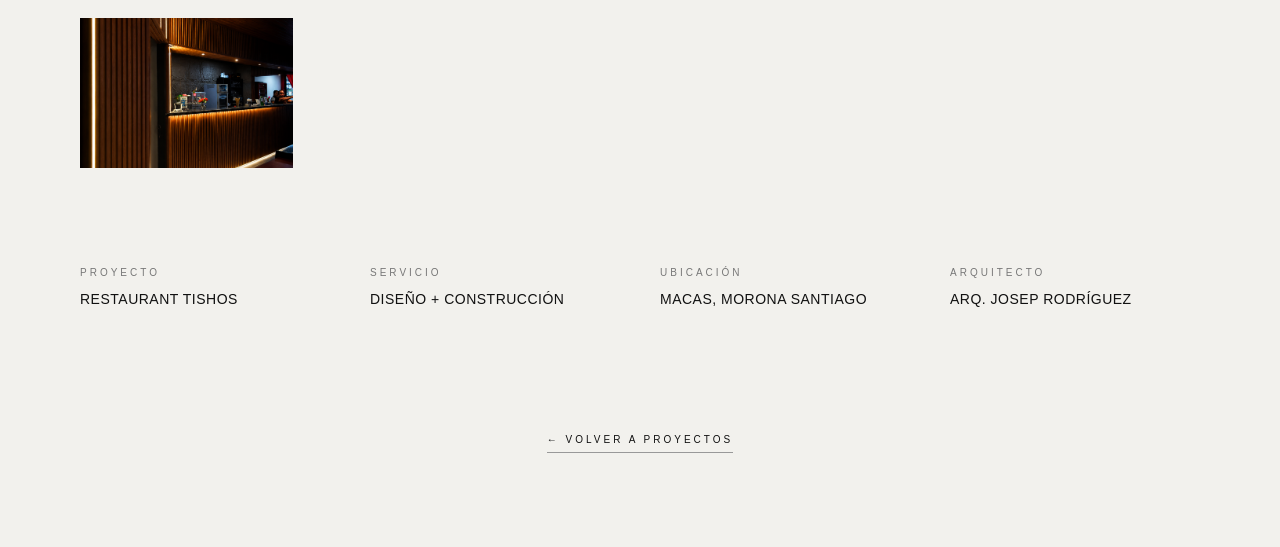
<file: restaurant-tishos.html>
<!DOCTYPE html>
<html lang="es">

<head>

    <meta charset="UTF-8">

    <meta name="viewport" content="width=device-width, initial-scale=1.0">

    <title>Restaurant Tishos | Elemental Studio</title>

    <link rel="stylesheet" href="styles.css">

</head>


<body class="project-page restaurant-tishos-page">


    <!-- HEADER -->

    <header class="project-header">

        <a href="index.html" class="project-logo">

            <img
                src="images/logo.png"
                alt="Elemental Studio"
            >

        </a>


        <nav>

            <a href="index.html#proyectos">
                PROYECTOS
            </a>

            <a href="index.html#servicios">
                SERVICIOS
            </a>

            <a href="index.html#estudio">
                ESTUDIO
            </a>

            <a href="index.html#contacto">
                CONTACTO
            </a>

        </nav>

    </header>


    <main class="project-page">


        <!-- PORTADA -->

        <section class="project-hero">

            <img
                src="images/restaurant-t.01.jpeg"
                alt="Restaurant Tishos - Elemental Studio"
            >

            <div class="project-hero-overlay"></div>


            <div class="project-hero-content">

                <span>
                    PROYECTO 03
                </span>

                <h1>
                    RESTAURANT TISHOS
                </h1>

                <p>
                    DISEÑO + CONSTRUCCIÓN
                </p>

            </div>

        </section>


        <!-- INTRODUCCIÓN -->

        <section class="project-description restaurant-tishos-description">


            <div class="restaurant-tishos-left">


                <div class="project-description-title">

                    <span>
                        RESTAURANT TISHOS
                    </span>

                    <h2>
                        Un espacio que<br>
                        transforma la experiencia.
                    </h2>

                </div>


                <!-- GALERÍA -->

                <div class="restaurant-tishos-gallery">


                    <div class="gallery-image">

                        <img
                            src="images/restaurant-t.02.jpeg"
                            alt="Restaurant Tishos - Fotografía 02"
                        >

                    </div>


                    <div class="gallery-image">

                        <img
                            src="images/restaurant-t.03.jpeg"
                            alt="Restaurant Tishos - Fotografía 03"
                        >

                    </div>


                    <div class="gallery-image">

                        <img
                            src="images/restaurant-t.04.jpg"
                            alt="Restaurant Tishos - Fotografía 04"
                        >

                    </div>


                    <div class="gallery-image">

                        <img
                            src="images/restaurant-t.05.jpg"
                            alt="Restaurant Tishos - Fotografía 05"
                        >

                    </div>


                    <div class="gallery-image">

                        <img
                            src="images/restaurant-t.06.jpg"
                            alt="Restaurant Tishos - Fotografía 06"
                        >

                    </div>


                    <div class="gallery-image">

                        <img
                            src="images/restaurant-t.07.png"
                            alt="Restaurant Tishos - Fotografía 07"
                        >

                    </div>


                    <div class="gallery-image">

                        <img
                            src="images/restaurant-t.08.png"
                            alt="Restaurant Tishos - Fotografía 08"
                        >

                    </div>


                </div>

            </div>


            <!-- TEXTO -->

            <div class="project-description-text">

                <p>
                    Restaurant Tishos fue concebido como un espacio
                    donde la arquitectura y la identidad del lugar
                    trabajan en conjunto para crear una experiencia
                    cálida y reconocible.
                </p>

                <p>
                    La intervención incorpora materiales, iluminación
                    y elementos de diseño que aportan carácter al
                    espacio, generando una atmósfera acogedora y
                    contemporánea.
                </p>

                <p>
                    Un proyecto desarrollado desde el diseño hasta
                    su construcción, dando forma a una nueva identidad
                    para el restaurante.
                </p>

            </div>


        </section>


        <!-- DATOS DEL PROYECTO -->

        <section class="project-details">


            <div>

                <span>
                    PROYECTO
                </span>

                <strong>
                    RESTAURANT TISHOS
                </strong>

            </div>


            <div>

                <span>
                    SERVICIO
                </span>

                <strong>
                    DISEÑO + CONSTRUCCIÓN
                </strong>

            </div>


            <div>

                <span>
                    UBICACIÓN
                </span>

                <strong>
                    MACAS, MORONA SANTIAGO
                </strong>

            </div>


            <div>

                <span>
                    ARQUITECTO
                </span>

                <strong>
                    ARQ. JOSEP RODRÍGUEZ
                </strong>

            </div>


        </section>


        <!-- VOLVER -->

        <section class="project-back">

            <a href="index.html#proyectos">
                ← VOLVER A PROYECTOS
            </a>

        </section>


    </main>


</body>

</html>
</file>
<file: styles.css>
html {
    scroll-behavior: smooth;
}
* {
    box-sizing: border-box;
}

html {
    scroll-behavior: smooth;
}

body {
    margin: 0;
    background-color: #111111;
    color: white;
    font-family: Arial, sans-serif;
}

/* =========================
   HEADER
========================= */

header {
    position: fixed;

    top: 20px;
    left: 25px;
    right: 25px;

    display: flex;
    justify-content: space-between;
    align-items: center;

    padding: 15px 20px;

    z-index: 100;

    transition: all 0.4s ease;
}

header.scrolled {
    background: rgba(242, 241, 237, 0.97);

    padding: 12px 20px;

    top: 15px;
    left: 25px;
    right: 25px;

    box-shadow: 0 8px 30px rgba(0, 0, 0, 0.08);
}

header img {
    width: 75px;

    filter: brightness(0) invert(1);

    transition: filter 0.4s ease;
}

nav {
    display: flex;
    gap: 40px;
}

nav a {
    color: white;
    text-decoration: none;

    font-size: 12px;
    letter-spacing: 2px;

    transition:
        color 0.4s ease,
        opacity 0.3s ease;
}

nav a:hover {
    opacity: 0.5;
}


/* HEADER AL HACER SCROLL */

header.scrolled nav a {
    color: #111111;
}

header.scrolled img {
    filter: brightness(0);
}


/* =========================
   HERO
========================= */

.hero {
    position: relative;

    width: 100%;
    min-height: 100vh;

    display: flex;
    justify-content: center;
    align-items: center;

    background-image: url("images/hero.jpg");
    background-size: cover;
    background-position: center;
    overflow: hidden;
}

/* Oscurece ligeramente la fotografía */

.hero-overlay {
    position: absolute;
    inset: 0;

    background: rgba(0, 0, 0, 0.38);
}

/* Contenido central */

.hero-content {
    position: relative;

    z-index: 2;

    text-align: center;

    max-width: 1000px;

    animation: heroAppear 1.5s ease forwards;
}

.hero-label {
    margin-bottom: 25px;

    font-size: 12px;
    letter-spacing: 5px;
}

.hero-content h1 {
    margin: 0;

    font-size: clamp(48px, 7vw, 105px);

    line-height: 0.9;

    letter-spacing: 10px;

    font-weight: 500;
}

.hero-subtitle {
    margin-top: 35px;

    font-size: 18px;

    letter-spacing: 4px;

    color: #eeeeee;
}

/* Botón */

.hero-button {
    display: inline-block;

    margin-top: 45px;

    padding: 15px 28px;

    border: 1px solid rgba(255, 255, 255, 0.7);

    color: white;

    text-decoration: none;

    font-size: 11px;

    letter-spacing: 3px;

    transition: all 0.4s ease;
}

.hero-button:hover {
    background: white;
    color: #111111;
}

/* Indicador de scroll */

.scroll-indicator {
    position: absolute;

    bottom: 35px;
    left: 50%;

    transform: translateX(-50%);

    display: flex;
    flex-direction: column;
    align-items: center;

    gap: 10px;

    font-size: 9px;
    letter-spacing: 3px;

    z-index: 2;
}

.scroll-indicator span {
    width: 1px;
    height: 45px;

    background: white;

    animation: scrollLine 2s infinite;
}

/* =========================
   ANIMACIONES
========================= */

@keyframes heroAppear {

    from {
        opacity: 0;
        transform: translateY(30px);
    }

    to {
        opacity: 1;
        transform: translateY(0);
    }

}

@keyframes scrollLine {

    0% {
        opacity: 0;
        transform: scaleY(0);
        transform-origin: top;
    }

    50% {
        opacity: 1;
        transform: scaleY(1);
    }

    100% {
        opacity: 0;
        transform: scaleY(1);
        transform-origin: bottom;
    }

}
/* =========================
   PROJECTS
========================= */

.projects-section {
    background: #f2f1ed;
    color: #111111;

    padding: 140px 7vw 360px;

    min-height: 100vh;
}

.section-intro {
    max-width: 700px;
    margin-bottom: 100px;
}

.section-number {
    display: block;

    font-size: 11px;
    letter-spacing: 3px;

    margin-bottom: 25px;
}

.section-intro h2 {
    margin: 0;

    font-size: clamp(50px, 8vw, 110px);

    font-weight: 400;

    letter-spacing: 8px;

    line-height: 0.9;
}

.section-intro p {
    max-width: 500px;

    margin-top: 35px;

    font-size: 18px;

    line-height: 1.7;

    letter-spacing: 0.5px;

    color: #555555;
}


/* =========================
   PROJECT GRID
========================= */

.projects-grid {
    display: grid;

    grid-template-columns: repeat(2, minmax(0, 1fr));

    gap: 65px 40px;

    width: 100%;

    max-width: 950px;

    margin: 0 auto;
}

/* Proyecto */

.project-card {
    cursor: pointer;
}

.project-image {
    position: relative;

    width: 100%;

    aspect-ratio: 4 / 3;

    overflow: hidden;

    display: flex;

    align-items: flex-end;

    padding: 25px;

    transition: transform 0.5s ease;
}

.project-image img {
    position: absolute;

    inset: 0;

    width: 100%;
    height: 100%;

    object-fit: cover;

    transition: transform 0.8s ease;
}

/* Fondos provisionales */

.project-01 {
    background:
        linear-gradient(
            135deg,
            #3b3b3b,
            #111111
        );
}

.project-02 {
    background: none;
}

.project-03 {
    background:
        linear-gradient(
            135deg,
            #555555,
            #181818
        );
}


/* Número */

.project-image > span {
    color: white;

    font-size: 11px;

    letter-spacing: 3px;
}


/* Información */

.project-info {
    display: flex;

    justify-content: space-between;

    align-items: flex-start;

    padding-top: 22px;

    border-top: 1px solid #c9c9c9;

    margin-top: 15px;
}

.project-info h3 {
    margin: 0;

    font-size: 15px;

    font-weight: 500;

    letter-spacing: 2px;
}

.project-info p {
    margin: 9px 0 0;

    font-size: 10px;

    letter-spacing: 2px;

    color: #777777;
}

.project-arrow {
    font-size: 28px;

    font-weight: 300;

    transition: transform 0.4s ease;
}


/* =========================
   HOVER
========================= */

.project-card:hover .project-image {
    transform: scale(1.04);
}

.project-card:hover .project-arrow {
    transform: translate(5px, -5px);
}
.project-architect {
    display: block;

    margin-top: 8px;

    font-size: 9px;

    letter-spacing: 1.5px;

    color: #999999;
}
/* =========================
   PROJECT PAGE
========================= */

.project-page {
    background: #111111;
    color: white;
}


/* =========================
   PROJECT HERO
========================= */

.project-hero {
    position: relative;

    min-height: 100vh;

    display: flex;

    align-items: flex-end;

    padding: 45px;

    overflow: hidden;
}


.project-hero-image {
    position: absolute;

    inset: 0;

    z-index: 0;
}


.project-hero-image::after {
    content: "";

    position: absolute;

    inset: 0;

    background: linear-gradient(
        to top,
        rgba(0,0,0,0.7),
        rgba(0,0,0,0.05)
    );
}


.project-hero-image img {
    width: 100%;
    height: 100%;

    object-fit: cover;
}


.project-hero-title {
    position: relative;

    z-index: 2;

    max-width: 900px;
}


.project-hero-title span {
    font-size: 10px;

    letter-spacing: 4px;
}


.project-hero-title h1 {
    margin: 20px 0 10px;

    font-size: clamp(
        70px,
        12vw,
        170px
    );

    font-weight: 400;

    letter-spacing: 8px;

    line-height: 0.85;
}


.project-hero-title p {
    margin: 0;

    font-size: 12px;

    letter-spacing: 4px;

    color: #dddddd;
}


/* =========================
   PROJECT DETAILS
========================= */

.project-details {
    background: #f2f1ed;

    color: #111111;

    padding: 150px 7vw;

    display: grid;

    grid-template-columns: 1fr 1fr;

    gap: 100px;
}


.detail-number {
    font-size: 10px;

    letter-spacing: 4px;

    color: #777777;
}


.project-description h2 {
    margin-top: 30px;

    max-width: 650px;

    font-size: clamp(
        35px,
        5vw,
        65px
    );

    font-weight: 400;

    line-height: 1.05;

    letter-spacing: -1px;
}


.project-data {
    display: grid;

    grid-template-columns: 1fr 1fr;

    gap: 50px;
}


.project-data span {
    font-size: 9px;

    letter-spacing: 3px;

    color: #777777;
}


.project-data p {
    margin-top: 10px;

    font-size: 14px;

    letter-spacing: 1px;
}


/* =========================
   GALLERY
========================= */

.project-gallery {
    background: #f2f1ed;

    padding: 0 7vw 140px;
}

.gallery-grid {
    display: grid;

    grid-template-columns: repeat(3, 180px);

    gap: 30px;

    justify-content: start;
}

.gallery-image {
    width: 180px;

    overflow: hidden;
}

.gallery-image img {
    display: block;

    width: 100%;
    height: auto;

    object-fit: cover;

    transition: transform 0.6s ease;
}

.gallery-image:hover img {
    transform: scale(1.04);
}


/* =========================
   RESPONSIVE
========================= */

@media (max-width: 900px) {

    .gallery-grid {
        grid-template-columns: repeat(3, 150px);
        gap: 25px;
    }

    .gallery-image {
        width: 150px;
    }

}


@media (max-width: 600px) {

    .project-gallery {
        padding: 0 25px 100px;
    }

    .gallery-grid {
        grid-template-columns: repeat(2, 130px);
        gap: 25px 20px;
    }

    .gallery-image {
        width: 130px;
    }

}

/* =========================
   FOOTER
========================= */

footer {
    background: #111111;

    padding: 70px 7vw;

    text-align: center;
}


footer a {
    color: white;

    text-decoration: none;

    font-size: 10px;

    letter-spacing: 3px;

    transition: opacity 0.3s ease;
}


footer a:hover {
    opacity: 0.5;
}
/* =========================
   CASA CP - GALERIA FINAL
========================= */

.project-page .project-gallery {
    background: #f2f1ed;

    padding: 80px 7vw 140px;

    width: 100%;
}


/* CONTENEDOR DE LAS 6 FOTOS */

.project-page .gallery-grid {
    display: grid !important;

    grid-template-columns: repeat(3, 180px) !important;

    grid-auto-rows: auto;

    column-gap: 30px;

    row-gap: 60px;

    justify-content: start;

    align-items: start;

    width: 600px;

    max-width: 600px;

    margin: 0;

    padding: 0;
}


/* CADA FOTO */

.project-page .gallery-image {
    display: block !important;

    width: 180px !important;

    max-width: 180px !important;

    height: auto;

    overflow: hidden;

    margin: 0;

    padding: 0;
}


/* IMAGEN */

.project-page .gallery-image img {
    display: block;

    width: 180px !important;

    max-width: 180px !important;

    height: auto;

    object-fit: contain;

    margin: 0;

    padding: 0;

    transition: transform 0.5s ease;
}


/* EFECTO AL PASAR EL MOUSE */

.project-page .gallery-image:hover img {
    transform: scale(1.04);
}
/* =========================
   GALERÍA + TEXTO CASA C.P.
========================= */

.project-page .gallery-layout {
    display: grid;

    grid-template-columns: 600px 1fr;

    column-gap: 100px;

    align-items: start;

    width: 100%;
}


/* TEXTO */

.project-page .gallery-text {
    max-width: 360px;

    padding-top: 5px;
}


.project-page .gallery-text span {
    display: block;

    margin-bottom: 28px;

    font-size: 10px;

    letter-spacing: 4px;

    color: #777777;
}


.project-page .gallery-text p {
    margin: 0 0 22px;

    font-size: 13px;

    line-height: 1.9;

    letter-spacing: 0.2px;

    color: #333333;
}
/* =========================
   PROJECT LINK
========================= */

.project-link {
    display: block;

    text-decoration: none;

    color: inherit;
}
/* =========================
   SERVICES
========================= */

.services-section {
    background: #111111;

    color: #ffffff;

    padding: 140px 7vw 38px;

    margin-top: 140px;
}


.services-section .section-intro {
    margin-bottom: 100px;
}


.services-section .section-intro h2 {
    color: #ffffff;
}


.services-section .section-intro p {
    color: #aaaaaa;
}


/* LISTA DE SERVICIOS */

.services-list {
    border-top: 1px solid #333333;
}


.service-item {
    display: grid;

    grid-template-columns: 80px 1fr 50px;

    align-items: center;

    gap: 30px;

    padding: 45px 0;

    border-bottom: 1px solid #333333;

    transition: padding 0.4s ease;
}


/* NUMERO */

.service-number {
    font-size: 10px;

    letter-spacing: 3px;

    color: #777777;
}


/* CONTENIDO */

.service-content h3 {
    margin: 0;

    font-size: 24px;

    font-weight: 400;

    letter-spacing: 2px;
}


.service-content p {
    max-width: 600px;

    margin: 15px 0 0;

    font-size: 13px;

    line-height: 1.8;

    color: #999999;
}


/* FLECHA */

.service-arrow {
    font-size: 24px;

    color: #777777;

    transition:
        transform 0.4s ease,
        color 0.4s ease;
}


/* INTERACCIÓN */

.service-item:hover {
    padding-left: 20px;
}


.service-item:hover .service-arrow {
    transform: translate(5px, -5px);

    color: #ffffff;
}
/* =========================
   STUDIO
========================= */

.studio-section {
    background: #f2f1ed;

    color: #111111;

    padding: 38px 7vw 120px;
}


.studio-section .section-intro {
    margin-bottom: 120px;
}


.studio-content {
    display: grid;

    grid-template-columns: 1.2fr 0.8fr;

    gap: 120px;

    max-width: 1300px;
}


/* FRASE PRINCIPAL */

.studio-statement h3 {
    margin: 0;

    max-width: 750px;

    font-size: clamp(
        42px,
        5vw,
        72px
    );

    font-weight: 400;

    line-height: 1.05;

    letter-spacing: -2px;
}


/* TEXTO */

.studio-text {
    max-width: 480px;
}


.studio-text > p {
    margin: 0 0 25px;

    font-size: 14px;

    line-height: 1.9;

    color: #444444;
}


/* ARQUITECTO */

.studio-architect {
    margin-top: 80px;

    padding-top: 25px;

    border-top: 1px solid #cccccc;
}


.studio-architect span {
    font-size: 9px;

    letter-spacing: 3px;

    color: #777777;
}


.studio-architect h4 {
    margin: 15px 0 5px;

    font-size: 16px;

    font-weight: 400;

    letter-spacing: 2px;
}


.studio-architect p {
    margin: 0;

    font-size: 11px;

    color: #777777;
}
/* =========================
   CONTACT
========================= */

.contact-section {
    background: #111111;

    color: #ffffff;

    padding: 160px 7vw 100px;
}


.contact-section .section-intro {
    margin-bottom: 120px;
}


.contact-section .section-intro h2 {
    color: #ffffff;
}


.contact-section .section-intro p {
    color: #888888;
}


.contact-content {
    display: grid;

    grid-template-columns: 1.2fr 0.8fr;

    gap: 120px;

    max-width: 1300px;
}


/* FRASE PRINCIPAL */

.contact-main h3 {
    margin: 0 0 60px;

    max-width: 700px;

    font-size: clamp(
        45px,
        6vw,
        85px
    );

    font-weight: 400;

    line-height: 0.98;

    letter-spacing: -3px;
}


/* CORREO */

.contact-email {
    display: inline-block;

    color: #ffffff;

    text-decoration: none;

    font-size: 15px;

    letter-spacing: 1px;

    padding-bottom: 12px;

    border-bottom: 1px solid #777777;

    transition:
        border-color 0.3s ease,
        opacity 0.3s ease;
}


.contact-email:hover {
    opacity: 0.6;

    border-color: #ffffff;
}


/* DATOS */

.contact-details {
    display: flex;

    flex-direction: column;

    gap: 60px;
}


.contact-item {
    display: flex;

    flex-direction: column;

    align-items: flex-start;
}


.contact-item > span {
    margin-bottom: 18px;

    font-size: 9px;

    letter-spacing: 3px;

    color: #777777;
}


.contact-item a,
.contact-item p {
    margin: 4px 0;

    color: #dddddd;

    text-decoration: none;

    font-size: 13px;

    line-height: 1.6;

    transition: opacity 0.3s ease;
}


.contact-item a:hover {
    opacity: 0.5;
}
.maps-link {
    margin-top: 15px !important;

    font-size: 10px !important;

    letter-spacing: 2px;

    color: #ffffff !important;

    border-bottom: 1px solid #666666;

    padding-bottom: 6px;

    transition:
        opacity 0.3s ease,
        border-color 0.3s ease;
}

.maps-link:hover {
    opacity: 0.6;

    border-color: #ffffff;
}

/* =========================
   SCROLL ANIMATIONS
========================= */

.reveal {
    opacity: 0;

    transform: translateY(40px);

    transition:
        opacity 0.9s ease,
        transform 0.9s ease;
}

.reveal.visible {
    opacity: 1;

    transform: translateY(0);
}

/* =========================
   PROJECT CARD INTERACTION
========================= */

.project-link {
    display: block;
    color: inherit;
    text-decoration: none;
}


/* FOTOGRAFÍA */

.project-card .project-image img {
    transition: transform 0.8s ease;
}


/* TARJETA AL PASAR EL CURSOR */

.project-card {
    transition:
        transform 0.5s ease,
        box-shadow 0.5s ease;
}


/* ZOOM SUTIL */

.project-card:hover .project-image img {
    transform: scale(1.04);
}


/* FLECHA */

.project-arrow {
    display: inline-block;

    transition:
        transform 0.5s ease,
        opacity 0.4s ease;
}


.project-card:hover .project-arrow {
    transform: translate(6px, -6px);
}


/* INFORMACIÓN */

.project-info {
    transition: transform 0.5s ease;
}


.project-card:hover .project-info {
    transform: translateY(-3px);
}
.project-link {
    cursor: pointer;
}
/* ==========================================
   PÁGINAS INDIVIDUALES DE PROYECTOS
========================================== */

.project-page {
    background: #f2f1ed;
    color: #111111;
}


/* ==========================================
   HEADER DE PROYECTOS
========================================== */

.project-header {
    position: fixed;

    top: 20px;
    left: 25px;
    right: 25px;

    display: flex;
    justify-content: space-between;
    align-items: center;

    z-index: 100;
}

.project-header nav {
    display: flex;
    gap: 40px;
}

.project-header nav a {
    color: #ffffff;

    text-decoration: none;

    font-size: 12px;

    letter-spacing: 2px;
}

.project-logo img {
    width: 70px;

    filter: invert(1);
}


/* ==========================================
   HERO
========================================== */

.project-hero {
    position: relative;

    width: 100%;
    height: 100vh;

    overflow: hidden;
}

.project-hero > img {
    display: block;

    width: 100%;
    height: 100%;

    object-fit: cover;
}

.project-hero-overlay {
    position: absolute;

    inset: 0;

    background: rgba(0, 0, 0, 0.38);
}

.project-hero-content {
    position: absolute;

    left: 8%;
    bottom: 10%;

    z-index: 2;

    color: white;
}

.project-hero-content span {
    font-size: 11px;

    letter-spacing: 4px;
}

.project-hero-content h1 {
    margin: 18px 0 12px;

    font-size: clamp(65px, 9vw, 130px);

    line-height: 0.9;

    font-weight: 400;

    letter-spacing: 7px;
}

.project-hero-content p {
    margin: 0;

    font-size: 12px;

    letter-spacing: 4px;
}


/* ==========================================
   INTRODUCCIÓN CASA C.P. + CASA D.R.
========================================== */

.project-cp-description,
.project-dr-description {
    display: grid;

    grid-template-columns: 1fr 360px;

    column-gap: 80px;

    align-items: start;

    width: 1120px;
    max-width: calc(100% - 120px);

    margin: 0 auto;

    padding: 120px 0 100px;
}


/* ==========================================
   COLUMNA IZQUIERDA
========================================== */

.project-cp-left,
.project-dr-left {
    grid-column: 1;

    min-width: 0;
}


/* ==========================================
   TÍTULO
========================================== */

.project-cp-page .project-description-title,
.project-dr-page .project-description-title {
    margin: 0 0 45px;
}

.project-cp-page .project-description-title span,
.project-dr-page .project-description-title span {
    display: block;

    margin-bottom: 20px;

    font-size: 10px;

    letter-spacing: 4px;

    color: #777777;
}

.project-cp-page .project-description-title h2,
.project-dr-page .project-description-title h2 {
    margin: 0;

    max-width: 700px;

    font-size: clamp(48px, 5vw, 76px);

    line-height: 0.95;

    font-weight: 400;

    letter-spacing: -2px;
}


/* ==========================================
   GALERÍA CASA C.P. — 3 x 2
========================================== */

.project-cp-page .project-cp-gallery {
    display: grid;

    grid-template-columns: repeat(3, 1fr);

    gap: 20px;

    width: 100%;

    margin: 0;

    padding: 0;
}

.project-cp-page .project-cp-gallery .gallery-image {
    width: 100%;

    overflow: hidden;
}

.project-cp-page .project-cp-gallery .gallery-image img {
    display: block;

    width: 100%;

    height: 150px;

    object-fit: cover;

    transition: transform 0.6s ease;
}

.project-cp-page .project-cp-gallery .gallery-image:hover img {
    transform: scale(1.04);
}


/* ==========================================
   GALERÍA CASA D.R. — 3 EN UNA FILA
========================================== */

.project-dr-page .project-dr-gallery {
    display: grid;

    grid-template-columns: repeat(3, 1fr);

    gap: 20px;

    width: 100%;

    margin: 0;

    padding: 0;
}

.project-dr-page .project-dr-gallery .gallery-image {
    width: 100%;

    overflow: hidden;
}

.project-dr-page .project-dr-gallery .gallery-image img {
    display: block;

    width: 100%;

    height: 150px;

    object-fit: cover;

    transition: transform 0.6s ease;
}

.project-dr-page .project-dr-gallery .gallery-image:hover img {
    transform: scale(1.04);
}


/* ==========================================
   TEXTO A LA DERECHA
========================================== */

.project-cp-page .project-description-text,
.project-dr-page .project-description-text {
    grid-column: 2;

    grid-row: 1;

    width: 100%;

    max-width: 360px;

    padding-top: 85px;
}

.project-cp-page .project-description-text p,
.project-dr-page .project-description-text p {
    margin: 0 0 24px;

    font-size: 14px;

    line-height: 1.9;

    color: #444444;
}


/* ==========================================
   DATOS DEL PROYECTO
========================================== */

.project-cp-page .project-details,
.project-dr-page .project-details {
    display: grid;

    grid-template-columns: repeat(4, 1fr);

    gap: 40px;

    width: 1120px;
    max-width: calc(100% - 120px);

    margin: 0 auto;

    padding: 0 0 100px;

    border: 0;
}

.project-cp-page .project-details div,
.project-dr-page .project-details div {
    padding: 0;
}

.project-cp-page .project-details span,
.project-dr-page .project-details span {
    display: block;

    margin-bottom: 12px;

    font-size: 10px;

    letter-spacing: 3px;

    color: #777777;
}

.project-cp-page .project-details strong,
.project-dr-page .project-details strong {
    font-size: 14px;

    font-weight: 500;

    letter-spacing: 0.5px;
}


/* ==========================================
   VOLVER A PROYECTOS
========================================== */

.project-back {
    padding: 20px 0 100px;

    text-align: center;
}

.project-back a {
    color: #111111;

    text-decoration: none;

    font-size: 10px;

    letter-spacing: 3px;

    border-bottom: 1px solid #999999;

    padding-bottom: 7px;
}


/* ==========================================
   RESPONSIVE
========================================== */

@media (max-width: 900px) {

    .project-cp-description,
    .project-dr-description {
        grid-template-columns: 1fr;

        width: auto;

        max-width: calc(100% - 50px);

        padding: 90px 0 80px;

        gap: 50px;
    }

    .project-cp-left,
    .project-dr-left {
        grid-column: 1;
    }

    .project-cp-page .project-description-text,
    .project-dr-page .project-description-text {
        grid-column: 1;

        grid-row: auto;

        padding-top: 0;

        max-width: 650px;
    }

    .project-cp-page .project-details,
    .project-dr-page .project-details {
        width: auto;

        max-width: calc(100% - 50px);

        grid-template-columns: 1fr 1fr;

        padding-bottom: 80px;
    }

}


@media (max-width: 600px) {

    .project-cp-page .project-cp-gallery,
    .project-dr-page .project-dr-gallery {
        grid-template-columns: 1fr 1fr;

        gap: 15px;
    }

    .project-cp-page .project-cp-gallery .gallery-image img,
    .project-dr-page .project-dr-gallery .gallery-image img {
        height: auto;
    }

    .project-cp-page .project-details,
    .project-dr-page .project-details {
        grid-template-columns: 1fr;
    }

    .project-hero-content {
        left: 25px;
        bottom: 8%;
    }

    .project-hero-content h1 {
        font-size: 52px;
    }

}

/* ==========================================
   RESTAURANT TISHOS
========================================== */

.restaurant-tishos-page .restaurant-tishos-description {

    display: grid;

    grid-template-columns: 1fr 360px;

    column-gap: 80px;

    align-items: start;

    width: 1120px;

    max-width: calc(100% - 120px);

    margin: 0 auto;

    padding: 120px 0 100px;
}


.restaurant-tishos-page .restaurant-tishos-left {

    grid-column: 1;

    min-width: 0;
}


.restaurant-tishos-page .project-description-title {

    margin-bottom: 45px;
}


.restaurant-tishos-page .project-description-title span {

    display: block;

    margin-bottom: 20px;

    font-size: 10px;

    letter-spacing: 4px;

    color: #777777;
}


.restaurant-tishos-page .project-description-title h2 {

    margin: 0;

    max-width: 700px;

    font-size: clamp(48px, 5vw, 76px);

    line-height: 0.95;

    font-weight: 400;

    letter-spacing: -2px;
}


/* GALERÍA */

.restaurant-tishos-page .restaurant-tishos-gallery {

    display: grid;

    grid-template-columns: repeat(3, 1fr);

    gap: 20px;

    width: 100%;
}


.restaurant-tishos-page .restaurant-tishos-gallery .gallery-image {

    width: 100%;

    overflow: hidden;
}


.restaurant-tishos-page .restaurant-tishos-gallery .gallery-image img {

    display: block;

    width: 100%;

    height: 150px;

    object-fit: cover;

    transition: transform 0.6s ease;
}


.restaurant-tishos-page .restaurant-tishos-gallery .gallery-image:hover img {

    transform: scale(1.04);
}


/* TEXTO */

.restaurant-tishos-page .project-description-text {

    grid-column: 2;

    grid-row: 1;

    width: 100%;

    max-width: 360px;

    padding-top: 85px;
}


.restaurant-tishos-page .project-description-text p {

    margin: 0 0 24px;

    font-size: 14px;

    line-height: 1.9;

    color: #444444;
}


/* RESPONSIVE */

@media (max-width: 900px) {

    .restaurant-tishos-page .restaurant-tishos-description {

        grid-template-columns: 1fr;

        width: auto;

        max-width: calc(100% - 50px);

        padding: 90px 0 80px;

        gap: 50px;
    }


    .restaurant-tishos-page .restaurant-tishos-left,
    .restaurant-tishos-page .project-description-text {

        grid-column: 1;

        grid-row: auto;
    }


    .restaurant-tishos-page .project-description-text {

        padding-top: 0;

        max-width: 650px;
    }

}


@media (max-width: 600px) {

    .restaurant-tishos-page .restaurant-tishos-gallery {

        grid-template-columns: 1fr 1fr;

        gap: 15px;
    }


    .restaurant-tishos-page .restaurant-tishos-gallery .gallery-image img {

        height: auto;
    }

}
/* ==========================================
   RESTAURANT TISHOS — DATOS
   MISMO ESTILO QUE CASA C.P. Y CASA D.R.
========================================== */

.restaurant-tishos-page .project-details {
    display: grid;

    grid-template-columns: repeat(4, 1fr);

    gap: 40px;

    width: 1120px;
    max-width: calc(100% - 120px);

    margin: 0 auto;

    padding: 0 0 100px;

    border: 0;
}

.restaurant-tishos-page .project-details div {
    padding: 0;
}

.restaurant-tishos-page .project-details span {
    display: block;

    margin-bottom: 12px;

    font-size: 10px;

    line-height: 1;

    letter-spacing: 3px;

    font-weight: 400;

    color: #777777;
}

.restaurant-tishos-page .project-details strong {
    display: block;

    margin: 0;

    font-size: 14px;

    line-height: 1.35;

    letter-spacing: 0.5px;

    font-weight: 500;

    color: #111111;
}
/* ==========================================
   PISCINA
========================================== */

.piscina-page .piscina-description {

    display: grid;

    grid-template-columns: 1fr 360px;

    column-gap: 80px;

    align-items: start;

    width: 1120px;

    max-width: calc(100% - 120px);

    margin: 0 auto;

    padding: 120px 0 100px;
}


.piscina-page .piscina-left {

    grid-column: 1;

    min-width: 0;
}


.piscina-page .project-description-title {

    margin-bottom: 45px;
}


.piscina-page .project-description-title span {

    display: block;

    margin-bottom: 20px;

    font-size: 10px;

    letter-spacing: 4px;

    color: #777777;
}


.piscina-page .project-description-title h2 {

    margin: 0;

    max-width: 700px;

    font-size: clamp(48px, 5vw, 76px);

    line-height: 0.95;

    font-weight: 400;

    letter-spacing: -2px;
}


/* GALERÍA */

.piscina-page .piscina-gallery {

    display: grid;

    grid-template-columns: repeat(2, 1fr);

    gap: 20px;

    width: 100%;
}


.piscina-page .piscina-gallery .gallery-image {

    width: 100%;

    overflow: hidden;
}


.piscina-page .piscina-gallery .gallery-image img {

    display: block;

    width: 100%;

    height: 170px;

    object-fit: cover;

    transition: transform 0.6s ease;
}


.piscina-page .piscina-gallery .gallery-image:hover img {

    transform: scale(1.04);
}


/* TEXTO */

.piscina-page .project-description-text {

    grid-column: 2;

    grid-row: 1;

    width: 100%;

    max-width: 360px;

    padding-top: 85px;
}


.piscina-page .project-description-text p {

    margin: 0 0 24px;

    font-size: 14px;

    line-height: 1.9;

    color: #444444;
}


/* MÓVIL */

@media (max-width: 900px) {

    .piscina-page .piscina-description {

        grid-template-columns: 1fr;

        width: auto;

        max-width: calc(100% - 50px);

        padding: 90px 0 80px;

        gap: 50px;
    }


    .piscina-page .piscina-left,
    .piscina-page .project-description-text {

        grid-column: 1;

        grid-row: auto;
    }


    .piscina-page .project-description-text {

        padding-top: 0;

        max-width: 650px;
    }

}


@media (max-width: 600px) {

    .piscina-page .piscina-gallery {

        grid-template-columns: 1fr;

        gap: 15px;
    }


    .piscina-page .piscina-gallery .gallery-image img {

        height: auto;
    }

}

/* ==========================================
   PISCINA — DATOS DEL PROYECTO
   MISMO ESTILO QUE LOS DEMÁS PROYECTOS
========================================== */

.piscina-page .project-details {
    display: grid;

    grid-template-columns: repeat(4, 1fr);

    gap: 40px;

    width: 1120px;

    max-width: calc(100% - 120px);

    margin: 0 auto;

    padding: 0 0 100px;

    border: 0;
}

.piscina-page .project-details div {
    padding: 0;
}

.piscina-page .project-details span {
    display: block;

    margin-bottom: 12px;

    font-size: 10px;

    line-height: 1;

    letter-spacing: 3px;

    font-weight: 400;

    color: #777777;
}

.piscina-page .project-details strong {
    display: block;

    margin: 0;

    font-size: 14px;

    line-height: 1.35;

    letter-spacing: 0.5px;

    font-weight: 500;

    color: #111111;
}


/* MÓVIL */

@media (max-width: 900px) {

    .piscina-page .project-details {
        width: auto;

        max-width: calc(100% - 50px);

        grid-template-columns: 1fr 1fr;

        padding-bottom: 80px;
    }

}


@media (max-width: 600px) {

    .piscina-page .project-details {
        grid-template-columns: 1fr;
    }

}
/* ==========================================
   RESTAURANT TISHOS — GALERÍA 3 COLUMNAS
========================================== */

.restaurant-tishos-page .restaurant-tishos-gallery {
    display: grid !important;

    grid-template-columns: repeat(3, minmax(0, 1fr)) !important;

    grid-auto-flow: row;

    column-gap: 20px;

    row-gap: 20px;

    width: 100% !important;

    max-width: 100% !important;

    margin: 0 !important;

    padding: 0 !important;
}


/* FOTOGRAFÍAS */

.restaurant-tishos-page .restaurant-tishos-gallery .gallery-image {
    display: block !important;

    width: 100% !important;

    max-width: none !important;

    min-width: 0 !important;

    margin: 0 !important;

    padding: 0 !important;

    overflow: hidden;
}


.restaurant-tishos-page .restaurant-tishos-gallery .gallery-image img {
    display: block !important;

    width: 100% !important;

    max-width: none !important;

    height: 150px !important;

    object-fit: cover;

    margin: 0;

    padding: 0;

    transition: transform 0.6s ease;
}


.restaurant-tishos-page .restaurant-tishos-gallery .gallery-image:hover img {
    transform: scale(1.04);
}


/* ==========================================
   TABLET
========================================== */

@media (max-width: 900px) {

    .restaurant-tishos-page .restaurant-tishos-gallery {
        grid-template-columns: repeat(3, minmax(0, 1fr)) !important;
    }

}


/* ==========================================
   CELULAR
========================================== */

@media (max-width: 600px) {

    .restaurant-tishos-page .restaurant-tishos-gallery {
        grid-template-columns: repeat(2, minmax(0, 1fr)) !important;

        column-gap: 15px;

        row-gap: 15px;
    }

    .restaurant-tishos-page .restaurant-tishos-gallery .gallery-image img {
        height: auto !important;
    }

}

/* =========================
   ESPACIO ENTRE PROYECTOS Y SERVICIOS
========================= */

.services-section {
    margin-top: 140px;
    margin-bottom: 0;
}

.studio-section .section-intro.reveal {
    transform: translateY(0);
}

/* ==========================================
   SEPARACIÓN SERVICIOS → ESTUDIO
========================================== */

.services-section {
    margin-bottom: 0 !important;
    padding-bottom: 38px !important;
}

.studio-section {
    margin-top: 0 !important;
    padding-top: 38px !important;
}

/* ==========================================
   CASA J.R.
========================================== */

.casa-jr-page .casa-jr-description {

    display: grid;

    grid-template-columns: 1fr 360px;

    column-gap: 80px;

    align-items: start;

    width: 1120px;

    max-width: calc(100% - 120px);

    margin: 0 auto;

    padding: 120px 0 100px;
}


.casa-jr-page .casa-jr-left {

    grid-column: 1;

    min-width: 0;
}


.casa-jr-page .project-description-title {

    margin-bottom: 45px;
}


.casa-jr-page .project-description-title span {

    display: block;

    margin-bottom: 20px;

    font-size: 10px;

    letter-spacing: 4px;

    color: #777777;
}


.casa-jr-page .project-description-title h2 {

    margin: 0;

    max-width: 700px;

    font-size: clamp(48px, 5vw, 76px);

    line-height: 0.95;

    font-weight: 400;

    letter-spacing: -2px;
}


/* GALERÍA */

.casa-jr-page .casa-jr-gallery {

    display: grid;

    grid-template-columns: repeat(2, 1fr);

    gap: 20px;

    width: 100%;
}


.casa-jr-page .casa-jr-gallery .gallery-image {

    width: 100%;

    overflow: hidden;
}


.casa-jr-page .casa-jr-gallery .gallery-image img {

    display: block;

    width: 100%;

    height: 170px;

    object-fit: cover;

    transition: transform 0.6s ease;
}


.casa-jr-page .casa-jr-gallery .gallery-image:hover img {

    transform: scale(1.04);
}


/* TEXTO */

.casa-jr-page .project-description-text {

    grid-column: 2;

    grid-row: 1;

    width: 100%;

    max-width: 360px;

    padding-top: 85px;
}


.casa-jr-page .project-description-text p {

    margin: 0 0 24px;

    font-size: 14px;

    line-height: 1.9;

    color: #444444;
}


/* DATOS */

.casa-jr-page .project-details {

    display: grid;

    grid-template-columns: repeat(4, 1fr);

    gap: 40px;

    width: 1120px;

    max-width: calc(100% - 120px);

    margin: 0 auto;

    padding: 0 0 100px;

    border: 0;
}


.casa-jr-page .project-details div {
    padding: 0;
}


.casa-jr-page .project-details span {

    display: block;

    margin-bottom: 12px;

    font-size: 10px;

    line-height: 1;

    letter-spacing: 3px;

    color: #777777;
}


.casa-jr-page .project-details strong {

    display: block;

    margin: 0;

    font-size: 14px;

    line-height: 1.35;

    letter-spacing: 0.5px;

    font-weight: 500;

    color: #111111;
}


/* MÓVIL */

@media (max-width: 900px) {

    .casa-jr-page .casa-jr-description {

        grid-template-columns: 1fr;

        width: auto;

        max-width: calc(100% - 50px);

        padding: 90px 0 80px;

        gap: 50px;
    }


    .casa-jr-page .casa-jr-left,
    .casa-jr-page .project-description-text {

        grid-column: 1;

        grid-row: auto;
    }


    .casa-jr-page .project-description-text {

        padding-top: 0;

        max-width: 650px;
    }


    .casa-jr-page .project-details {

        width: auto;

        max-width: calc(100% - 50px);

        grid-template-columns: 1fr 1fr;

        padding-bottom: 80px;
    }

}


@media (max-width: 600px) {

    .casa-jr-page .casa-jr-gallery {

        grid-template-columns: 1fr;

        gap: 15px;
    }


    .casa-jr-page .casa-jr-gallery .gallery-image img {

        height: auto;
    }


    .casa-jr-page .project-details {

        grid-template-columns: 1fr;
    }

}

/* ==========================================
   PROYECTOS 06 / 07 / 08
   MISMO ESTILO QUE CASA C.P. Y CASA D.R.
========================================== */


/* ==========================================
   ESTRUCTURA GENERAL
========================================== */

.inmobiliaria-page .project-description,
.modulos-sb-page .project-description,
.auditorio-page .project-description {

    display: grid;

    grid-template-columns: 1fr 360px;

    column-gap: 80px;

    align-items: start;

    width: 1120px;

    max-width: calc(100% - 120px);

    margin: 0 auto;

    padding: 120px 0 100px;
}


/* ==========================================
   COLUMNA IZQUIERDA
========================================== */

.inmobiliaria-left,
.modulos-sb-left,
.auditorio-left {

    grid-column: 1;

    min-width: 0;
}


/* ==========================================
   TÍTULO
   MISMA TIPOGRAFÍA
========================================== */

.inmobiliaria-page .project-description-title,
.modulos-sb-page .project-description-title,
.auditorio-page .project-description-title {

    margin: 0 0 45px;
}


.inmobiliaria-page .project-description-title span,
.modulos-sb-page .project-description-title span,
.auditorio-page .project-description-title span {

    display: block;

    margin-bottom: 20px;

    font-size: 10px;

    line-height: 1;

    letter-spacing: 4px;

    font-weight: 400;

    color: #777777;
}


.inmobiliaria-page .project-description-title h2,
.modulos-sb-page .project-description-title h2,
.auditorio-page .project-description-title h2 {

    margin: 0;

    max-width: 700px;

    font-family: inherit;

    font-size: clamp(48px, 5vw, 76px);

    line-height: 0.95;

    font-weight: 400;

    letter-spacing: -2px;
}


/* ==========================================
   TEXTO A LA DERECHA
========================================== */

.inmobiliaria-page .project-description-text,
.modulos-sb-page .project-description-text,
.auditorio-page .project-description-text {

    grid-column: 2;

    grid-row: 1;

    width: 100%;

    max-width: 360px;

    padding-top: 85px;
}


.inmobiliaria-page .project-description-text p,
.modulos-sb-page .project-description-text p,
.auditorio-page .project-description-text p {

    margin: 0 0 24px;

    font-size: 14px;

    line-height: 1.9;

    color: #444444;
}


/* ==========================================
   INMOBILIARIA — 3 COLUMNAS
========================================== */

.inmobiliaria-page .inmobiliaria-gallery {

    display: grid !important;

    grid-template-columns: repeat(3, minmax(0, 1fr)) !important;

    gap: 20px;

    width: 100%;
}


.inmobiliaria-page .inmobiliaria-gallery .gallery-image {

    width: 100%;

    overflow: hidden;
}


.inmobiliaria-page .inmobiliaria-gallery .gallery-image img {

    display: block;

    width: 100%;

    height: 150px;

    object-fit: cover;

    transition: transform 0.6s ease;
}


.inmobiliaria-page .inmobiliaria-gallery .gallery-image:hover img {

    transform: scale(1.04);
}


/* ==========================================
   MÓDULOS S.B. — 2 COLUMNAS
========================================== */

.modulos-sb-page .modulos-sb-gallery {

    display: grid !important;

    grid-template-columns: repeat(2, minmax(0, 1fr)) !important;

    gap: 20px;

    width: 100%;
}


.modulos-sb-page .modulos-sb-gallery .gallery-image {

    width: 100%;

    overflow: hidden;
}


.modulos-sb-page .modulos-sb-gallery .gallery-image img {

    display: block;

    width: 100%;

    height: 170px;

    object-fit: cover;

    transition: transform 0.6s ease;
}


.modulos-sb-page .modulos-sb-gallery .gallery-image:hover img {

    transform: scale(1.04);
}


/* ==========================================
   AUDITORIO — 2 COLUMNAS
========================================== */

.auditorio-page .auditorio-gallery {

    display: grid !important;

    grid-template-columns: repeat(2, minmax(0, 1fr)) !important;

    gap: 20px;

    width: 100%;
}


.auditorio-page .auditorio-gallery .gallery-image {

    width: 100%;

    overflow: hidden;
}


.auditorio-page .auditorio-gallery .gallery-image img {

    display: block;

    width: 100%;

    height: 170px;

    object-fit: cover;

    transition: transform 0.6s ease;
}


.auditorio-page .auditorio-gallery .gallery-image:hover img {

    transform: scale(1.04);
}


/* ==========================================
   DATOS
   MISMO ESTILO QUE LOS OTROS PROYECTOS
========================================== */

.inmobiliaria-page .project-details,
.modulos-sb-page .project-details,
.auditorio-page .project-details {

    display: grid;

    grid-template-columns: repeat(4, 1fr);

    gap: 40px;

    width: 1120px;

    max-width: calc(100% - 120px);

    margin: 0 auto;

    padding: 0 0 100px;

    border: 0;
}


.inmobiliaria-page .project-details div,
.modulos-sb-page .project-details div,
.auditorio-page .project-details div {

    padding: 0;
}


.inmobiliaria-page .project-details span,
.modulos-sb-page .project-details span,
.auditorio-page .project-details span {

    display: block;

    margin-bottom: 12px;

    font-size: 10px;

    line-height: 1;

    letter-spacing: 3px;

    font-weight: 400;

    color: #777777;
}


.inmobiliaria-page .project-details strong,
.modulos-sb-page .project-details strong,
.auditorio-page .project-details strong {

    display: block;

    margin: 0;

    font-size: 14px;

    line-height: 1.35;

    letter-spacing: 0.5px;

    font-weight: 500;

    color: #111111;
}


/* ==========================================
   RESPONSIVE
========================================== */

@media (max-width: 900px) {

    .inmobiliaria-page .project-description,
    .modulos-sb-page .project-description,
    .auditorio-page .project-description {

        grid-template-columns: 1fr;

        width: auto;

        max-width: calc(100% - 50px);

        padding: 90px 0 80px;

        gap: 50px;
    }


    .inmobiliaria-left,
    .modulos-sb-left,
    .auditorio-left,

    .inmobiliaria-page .project-description-text,
    .modulos-sb-page .project-description-text,
    .auditorio-page .project-description-text {

        grid-column: 1;

        grid-row: auto;
    }


    .inmobiliaria-page .project-description-text,
    .modulos-sb-page .project-description-text,
    .auditorio-page .project-description-text {

        padding-top: 0;

        max-width: 650px;
    }


    .inmobiliaria-page .project-details,
    .modulos-sb-page .project-details,
    .auditorio-page .project-details {

        width: auto;

        max-width: calc(100% - 50px);

        grid-template-columns: 1fr 1fr;

        padding-bottom: 80px;
    }

}


@media (max-width: 600px) {

    .inmobiliaria-page .inmobiliaria-gallery {

        grid-template-columns: 1fr 1fr !important;
    }


    .modulos-sb-page .modulos-sb-gallery,
    .auditorio-page .auditorio-gallery {

        grid-template-columns: 1fr !important;
    }


    .inmobiliaria-page .project-details,
    .modulos-sb-page .project-details,
    .auditorio-page .project-details {

        grid-template-columns: 1fr;
    }

}

/* ==========================================
   GLAMPING MODULAR CON CONTAINERS
========================================== */

.glamping-page .glamping-description {

    display: grid;

    grid-template-columns: 1fr 360px;

    column-gap: 80px;

    align-items: start;

    width: 1120px;

    max-width: calc(100% - 120px);

    margin: 0 auto;

    padding: 120px 0 100px;
}


.glamping-page .glamping-left {

    grid-column: 1;

    min-width: 0;
}


/* TÍTULO */

.glamping-page .project-description-title {

    margin: 0 0 45px;
}


.glamping-page .project-description-title span {

    display: block;

    margin-bottom: 20px;

    font-size: 10px;

    line-height: 1;

    letter-spacing: 4px;

    font-weight: 400;

    color: #777777;
}


.glamping-page .project-description-title h2 {

    margin: 0;

    max-width: 700px;

    font-size: clamp(48px, 5vw, 76px);

    line-height: 0.95;

    font-weight: 400;

    letter-spacing: -2px;
}


/* GALERÍA */

.glamping-page .glamping-gallery {

    display: grid !important;

    grid-template-columns: repeat(3, minmax(0, 1fr)) !important;

    gap: 20px;

    width: 100%;

    margin: 0;

    padding: 0;
}


.glamping-page .glamping-gallery .gallery-image {

    width: 100%;

    overflow: hidden;
}


.glamping-page .glamping-gallery .gallery-image img {

    display: block;

    width: 100%;

    height: 150px;

    object-fit: cover;

    transition: transform 0.6s ease;
}


.glamping-page .glamping-gallery .gallery-image:hover img {

    transform: scale(1.04);
}


/* TEXTO */

.glamping-page .project-description-text {

    grid-column: 2;

    grid-row: 1;

    width: 100%;

    max-width: 360px;

    padding-top: 85px;
}


.glamping-page .project-description-text p {

    margin: 0 0 24px;

    font-size: 14px;

    line-height: 1.9;

    color: #444444;
}


/* DATOS */

.glamping-page .project-details {

    display: grid;

    grid-template-columns: repeat(4, 1fr);

    gap: 40px;

    width: 1120px;

    max-width: calc(100% - 120px);

    margin: 0 auto;

    padding: 0 0 100px;

    border: 0;
}


.glamping-page .project-details div {

    padding: 0;
}


.glamping-page .project-details span {

    display: block;

    margin-bottom: 12px;

    font-size: 10px;

    line-height: 1;

    letter-spacing: 3px;

    font-weight: 400;

    color: #777777;
}


.glamping-page .project-details strong {

    display: block;

    margin: 0;

    font-size: 14px;

    line-height: 1.35;

    letter-spacing: 0.5px;

    font-weight: 500;

    color: #111111;
}


/* RESPONSIVE */

@media (max-width: 900px) {

    .glamping-page .glamping-description {

        grid-template-columns: 1fr;

        width: auto;

        max-width: calc(100% - 50px);

        padding: 90px 0 80px;

        gap: 50px;
    }


    .glamping-page .glamping-left,
    .glamping-page .project-description-text {

        grid-column: 1;

        grid-row: auto;
    }


    .glamping-page .project-description-text {

        padding-top: 0;

        max-width: 650px;
    }


    .glamping-page .project-details {

        width: auto;

        max-width: calc(100% - 50px);

        grid-template-columns: 1fr 1fr;

        padding-bottom: 80px;
    }

}


@media (max-width: 600px) {

    .glamping-page .glamping-gallery {

        grid-template-columns: 1fr 1fr !important;

        gap: 15px;
    }


    .glamping-page .glamping-gallery .gallery-image img {

        height: auto;
    }


    .glamping-page .project-details {

        grid-template-columns: 1fr;
    }

}

/* ==========================================
   CASA G.S. — NOMBRE DEL PROYECTO
========================================== */

.project-gs-page .project-hero-content h1 {
    font-family: Arial, sans-serif;
    color: #ffffff;

    font-size: clamp(65px, 9vw, 130px);

    line-height: 0.9;

    font-weight: 400;

    letter-spacing: 7px;

    margin: 18px 0 12px;
}
/* ==========================================
   CASA G.S. — DATOS DEL PROYECTO
   MISMO ESTILO QUE LOS DEMÁS
========================================== */

.project-gs-page .project-details span {
    display: block;
    margin-bottom: 12px;
    font-size: 10px;
    line-height: 1;
    letter-spacing: 3px;
    font-weight: 400;
    color: #777777;
}

.project-gs-page .project-details strong {
    display: block;
    margin: 0;

    font-family: Arial, sans-serif;

    font-size: 14px;
    line-height: 1.35;
    letter-spacing: 0.5px;

    font-weight: 500;

    color: #111111;
}

/* ==========================================
   CASA G.S. — TARJETA DE PROYECTO
   MISMO ESTILO QUE LOS DEMÁS
========================================== */

.project-gs-card {
    color: #111111 !important;
    text-decoration: none !important;
}

.project-gs-card h3 {
    color: #111111 !important;
    font-size: 15px;
    font-weight: 500;
    letter-spacing: 2px;
    margin: 0;
}

.project-gs-card p {
    color: #777777 !important;
    font-size: 10px;
    letter-spacing: 2px;
    margin: 9px 0 0;
}

.project-gs-card .project-architect {
    display: block;
    color: #999999 !important;
    font-size: 9px;
    letter-spacing: 1.5px;
    margin-top: 8px;
}

/* ==========================================
   BODEGA MODULAR
========================================== */

.bodega-page .bodega-description {

    display: grid;

    grid-template-columns: 1fr 360px;

    column-gap: 80px;

    align-items: start;

    width: 1120px;

    max-width: calc(100% - 120px);

    margin: 0 auto;

    padding: 120px 0 100px;
}


/* COLUMNA IZQUIERDA */

.bodega-page .bodega-left {

    grid-column: 1;

    min-width: 0;
}


/* TÍTULO */

.bodega-page .project-description-title {

    margin: 0 0 45px;
}


.bodega-page .project-description-title span {

    display: block;

    margin-bottom: 20px;

    font-size: 10px;

    line-height: 1;

    letter-spacing: 4px;

    font-weight: 400;

    color: #777777;
}


.bodega-page .project-description-title h2 {

    margin: 0;

    max-width: 700px;

    font-size: clamp(48px, 5vw, 76px);

    line-height: 0.95;

    font-weight: 400;

    letter-spacing: -2px;
}


/* ==========================================
   GALERÍA — 3 COLUMNAS
========================================== */

.bodega-page .bodega-gallery {

    display: grid !important;

    grid-template-columns: repeat(3, minmax(0, 1fr)) !important;

    gap: 20px;

    width: 100%;

    margin: 0;

    padding: 0;
}


.bodega-page .bodega-gallery .gallery-image {

    width: 100%;

    overflow: hidden;
}


.bodega-page .bodega-gallery .gallery-image img {

    display: block;

    width: 100%;

    height: 150px;

    object-fit: cover;

    transition: transform 0.6s ease;
}


.bodega-page .bodega-gallery .gallery-image:hover img {

    transform: scale(1.04);
}


/* ==========================================
   TEXTO A LA DERECHA
========================================== */

.bodega-page .project-description-text {

    grid-column: 2;

    grid-row: 1;

    width: 100%;

    max-width: 360px;

    padding-top: 85px;
}


.bodega-page .project-description-text p {

    margin: 0 0 24px;

    font-size: 14px;

    line-height: 1.9;

    color: #444444;
}


/* ==========================================
   DATOS
========================================== */

.bodega-page .project-details {

    display: grid;

    grid-template-columns: repeat(4, 1fr);

    gap: 40px;

    width: 1120px;

    max-width: calc(100% - 120px);

    margin: 0 auto;

    padding: 0 0 100px;

    border: 0;
}


.bodega-page .project-details div {

    padding: 0;
}


.bodega-page .project-details span {

    display: block;

    margin-bottom: 12px;

    font-size: 10px;

    line-height: 1;

    letter-spacing: 3px;

    font-weight: 400;

    color: #777777;
}


.bodega-page .project-details strong {

    display: block;

    margin: 0;

    font-size: 14px;

    line-height: 1.35;

    letter-spacing: 0.5px;

    font-weight: 500;

    color: #111111;
}


/* ==========================================
   RESPONSIVE
========================================== */

@media (max-width: 900px) {

    .bodega-page .bodega-description {

        grid-template-columns: 1fr;

        width: auto;

        max-width: calc(100% - 50px);

        padding: 90px 0 80px;

        gap: 50px;
    }


    .bodega-page .bodega-left,
    .bodega-page .project-description-text {

        grid-column: 1;

        grid-row: auto;
    }


    .bodega-page .project-description-text {

        padding-top: 0;

        max-width: 650px;
    }


    .bodega-page .bodega-gallery {

        grid-template-columns: repeat(3, minmax(0, 1fr)) !important;
    }


    .bodega-page .project-details {

        width: auto;

        max-width: calc(100% - 50px);

        grid-template-columns: 1fr 1fr;

        padding-bottom: 80px;
    }

}


@media (max-width: 600px) {

    .bodega-page .bodega-gallery {

        grid-template-columns: 1fr 1fr !important;

        gap: 15px;
    }


    .bodega-page .bodega-gallery .gallery-image img {

        height: auto;
    }


    .bodega-page .project-details {

        grid-template-columns: 1fr;
    }

}

/* ==========================================
   BODEGA MODULAR — TARJETA
========================================== */

.bodega-card {

    color: #111111 !important;

    text-decoration: none !important;
}


.bodega-card h3 {

    color: #111111 !important;

    font-size: 15px;

    font-weight: 500;

    letter-spacing: 2px;

    margin: 0;
}


.bodega-card p {

    color: #777777 !important;

    font-size: 10px;

    letter-spacing: 2px;

    margin: 9px 0 0;
}


.bodega-card .project-architect {

    display: block;

    color: #999999 !important;

    font-size: 9px;

    letter-spacing: 1.5px;

    margin-top: 8px;
}
</file>
